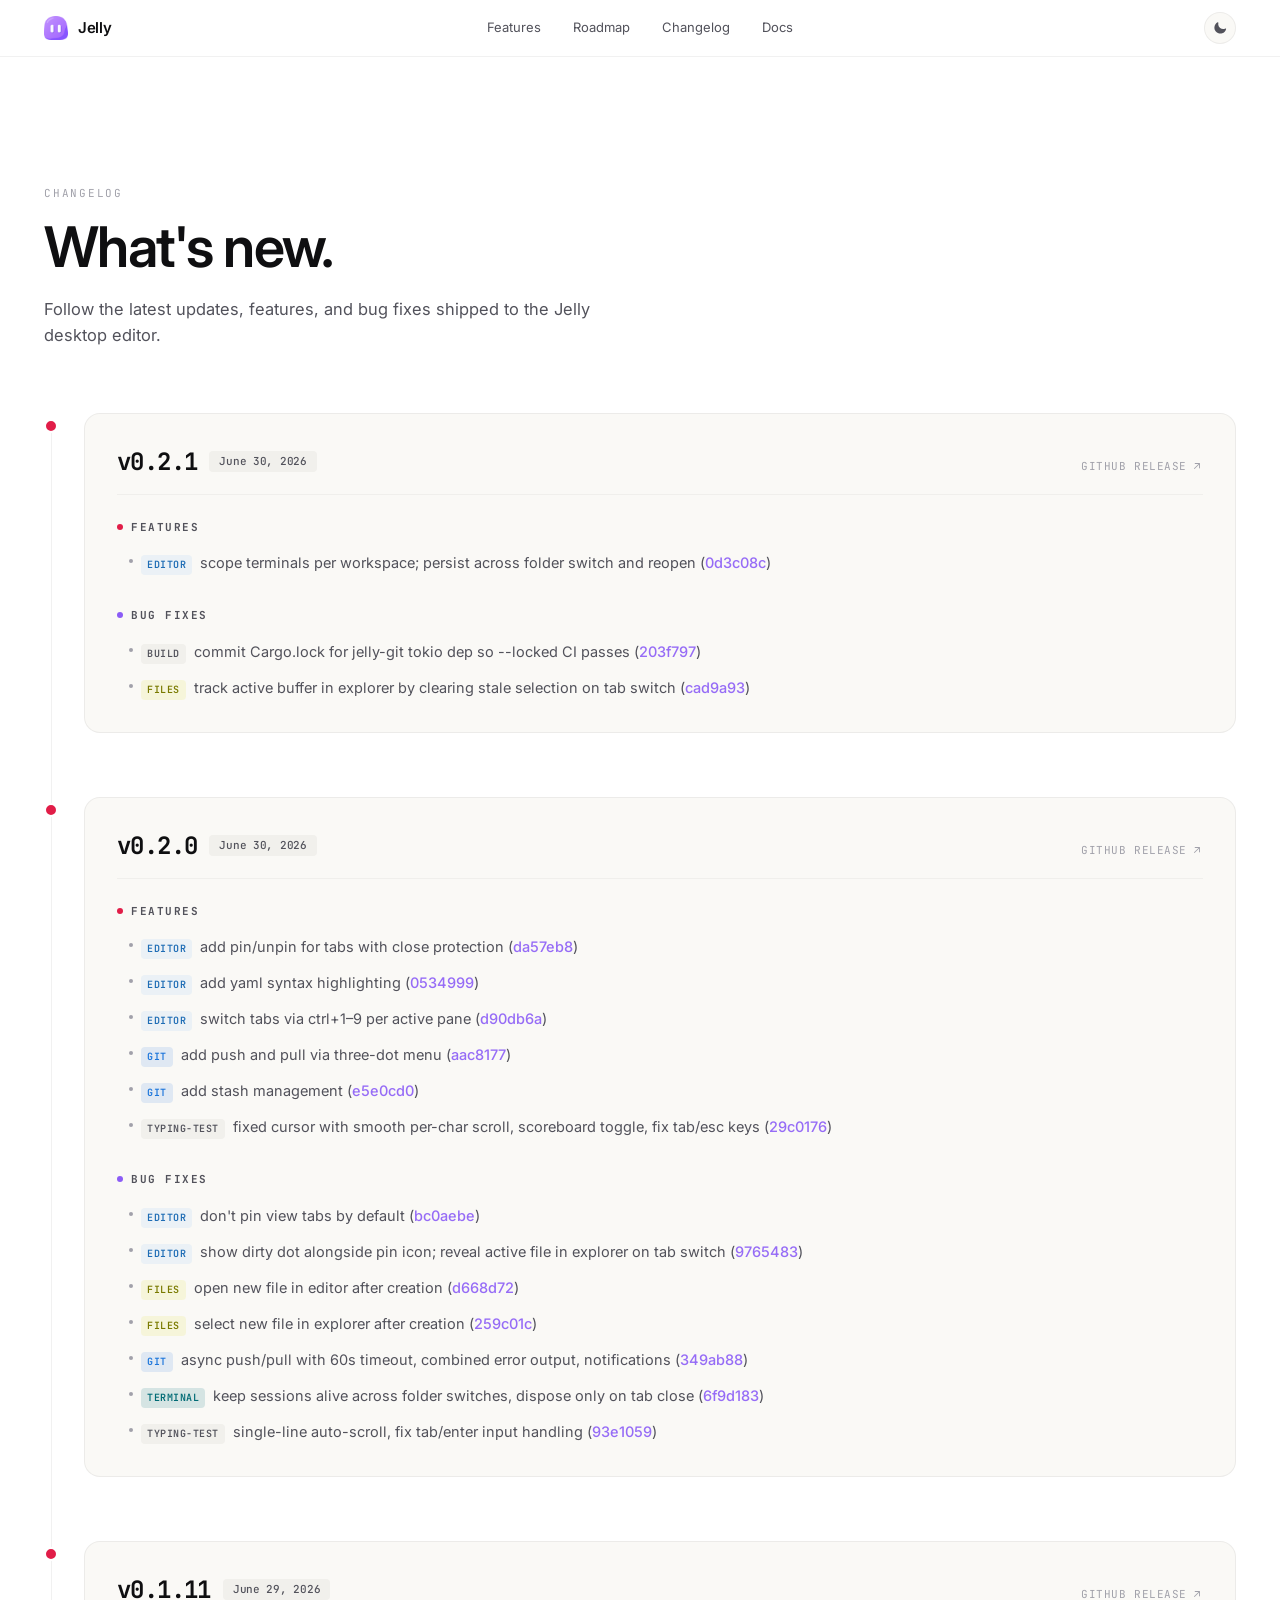
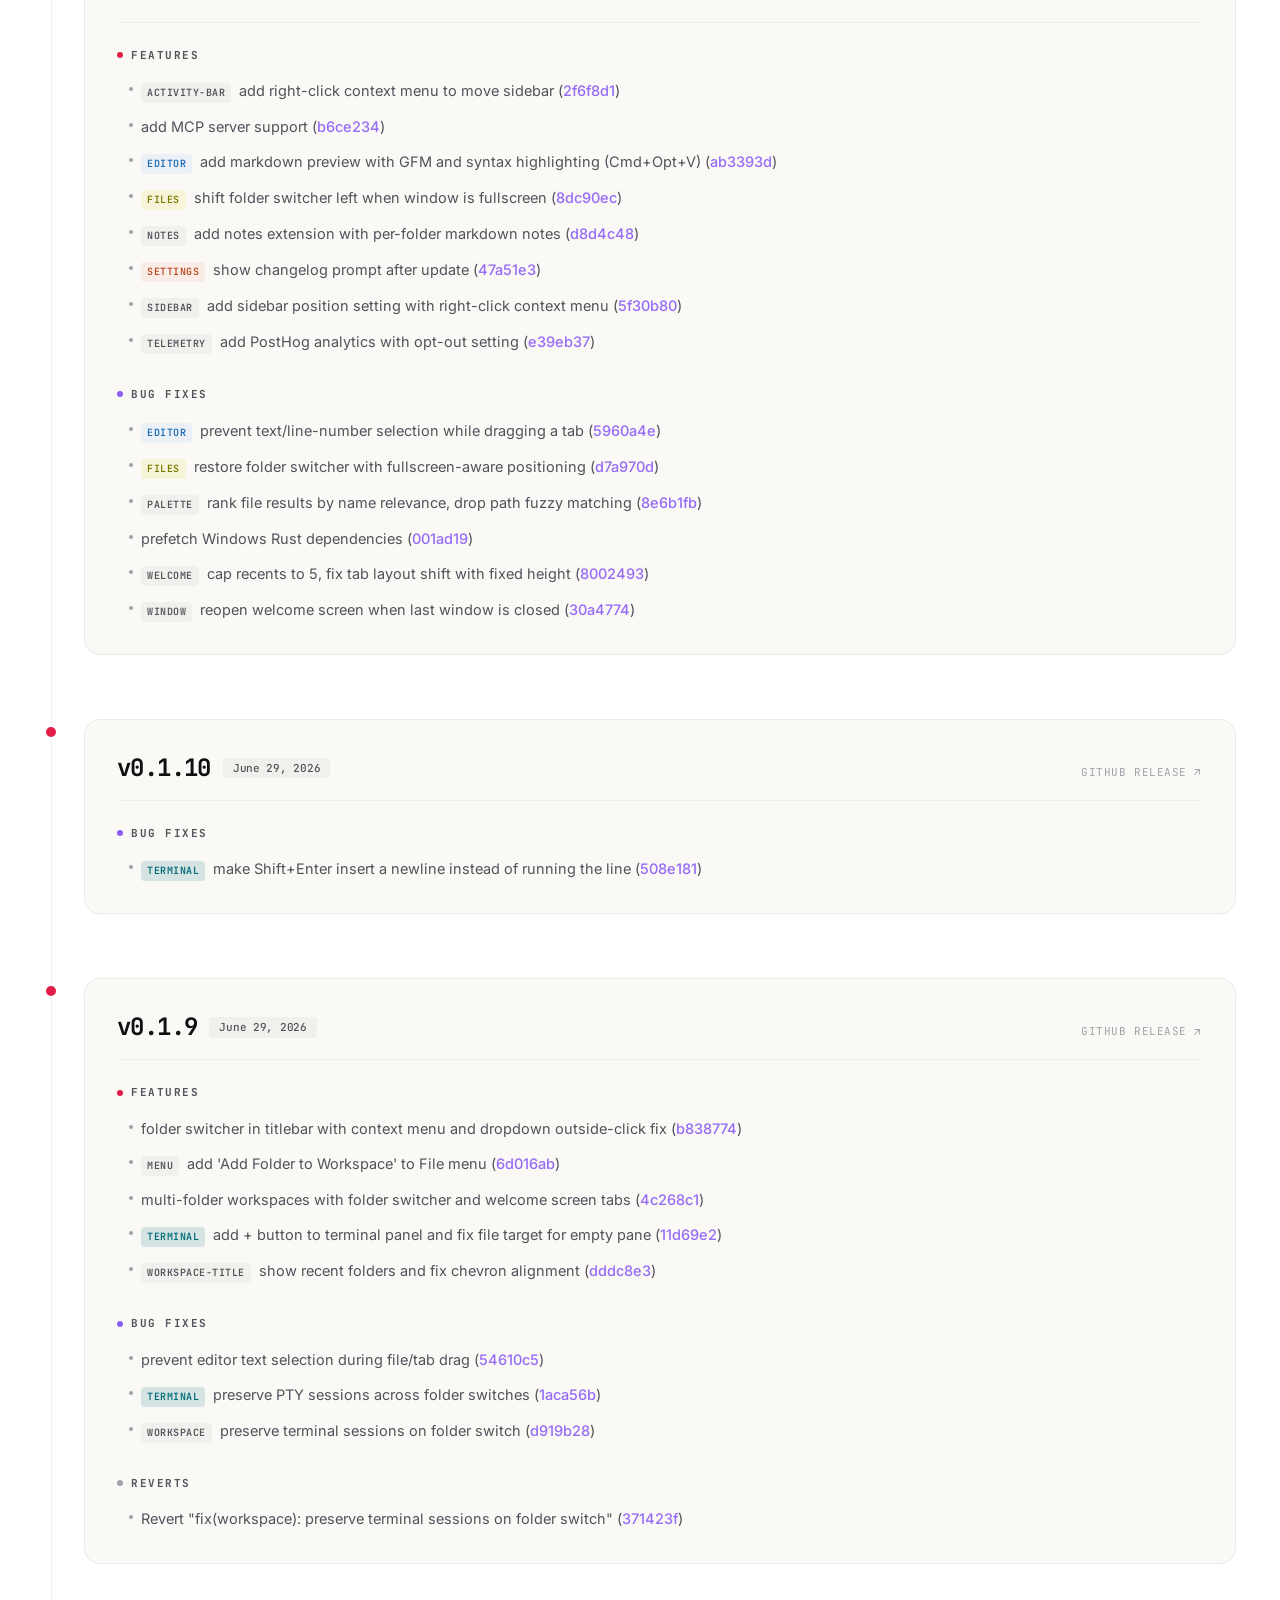
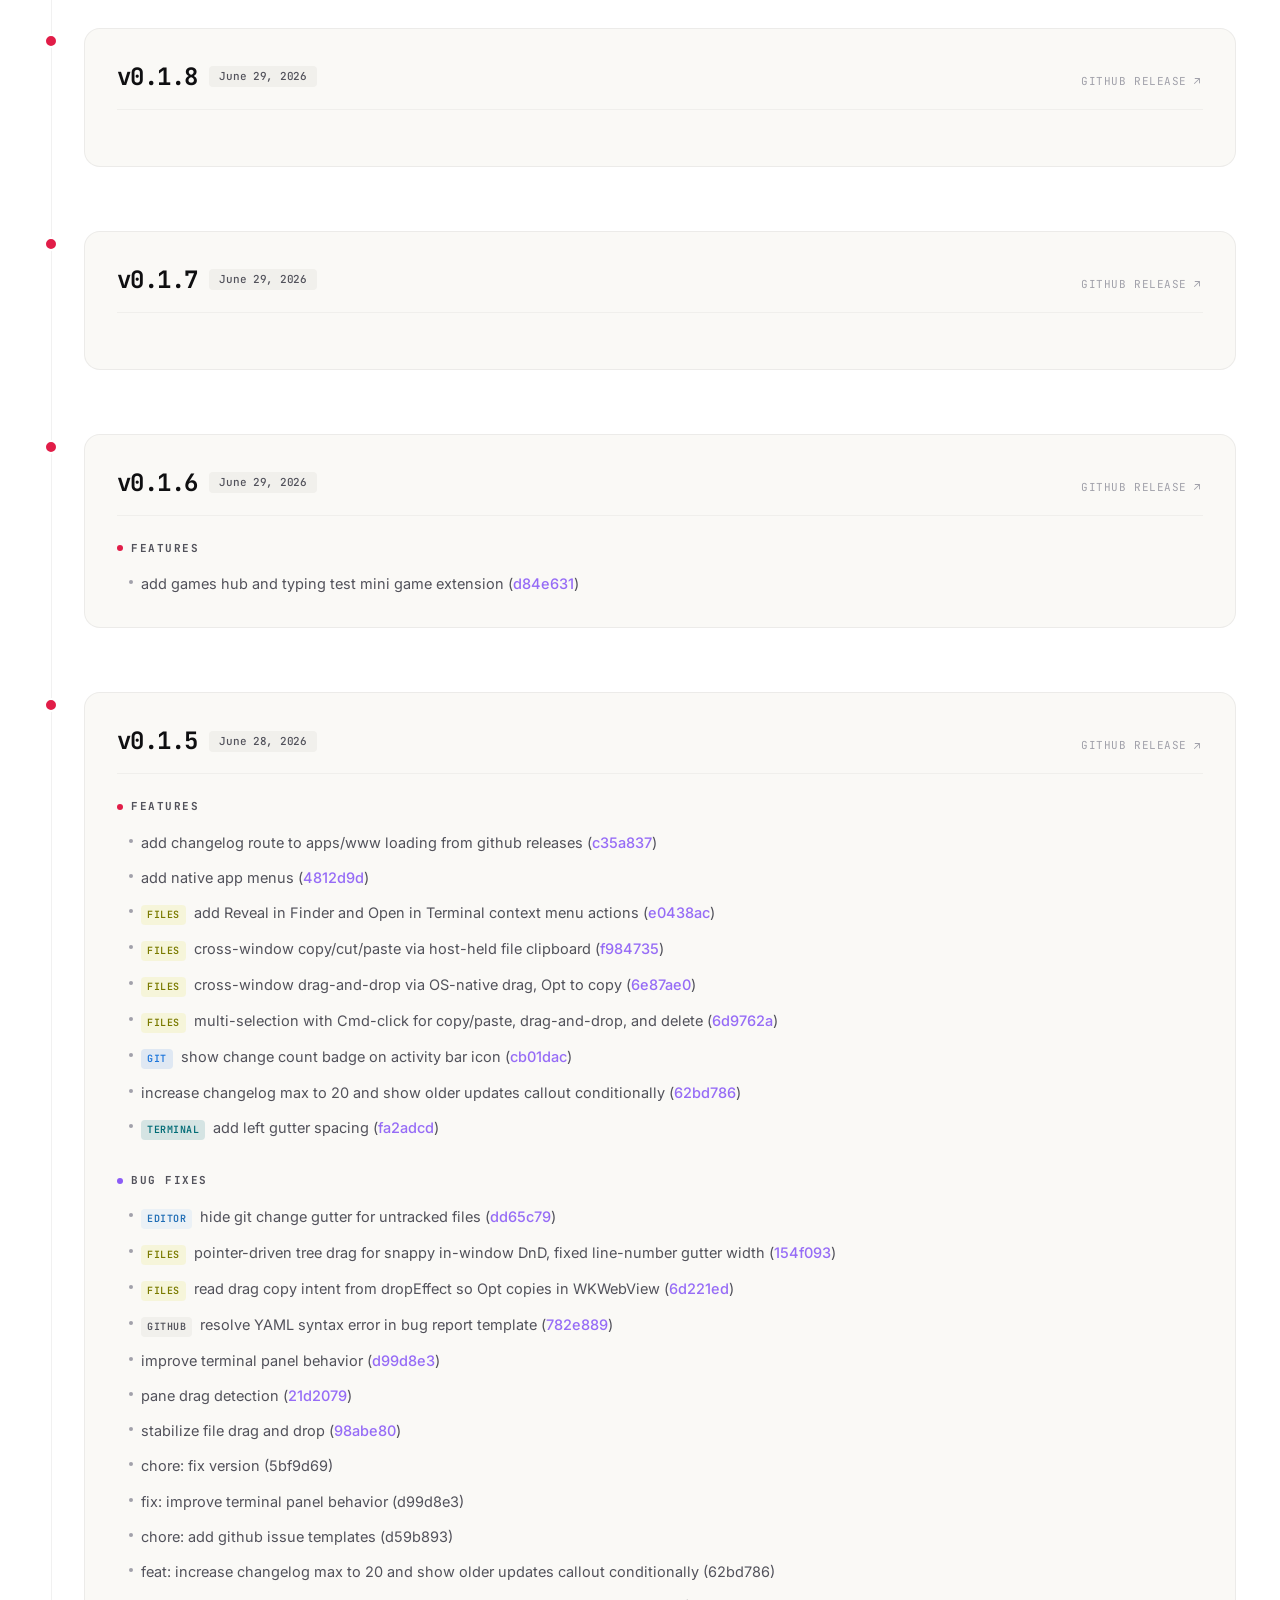
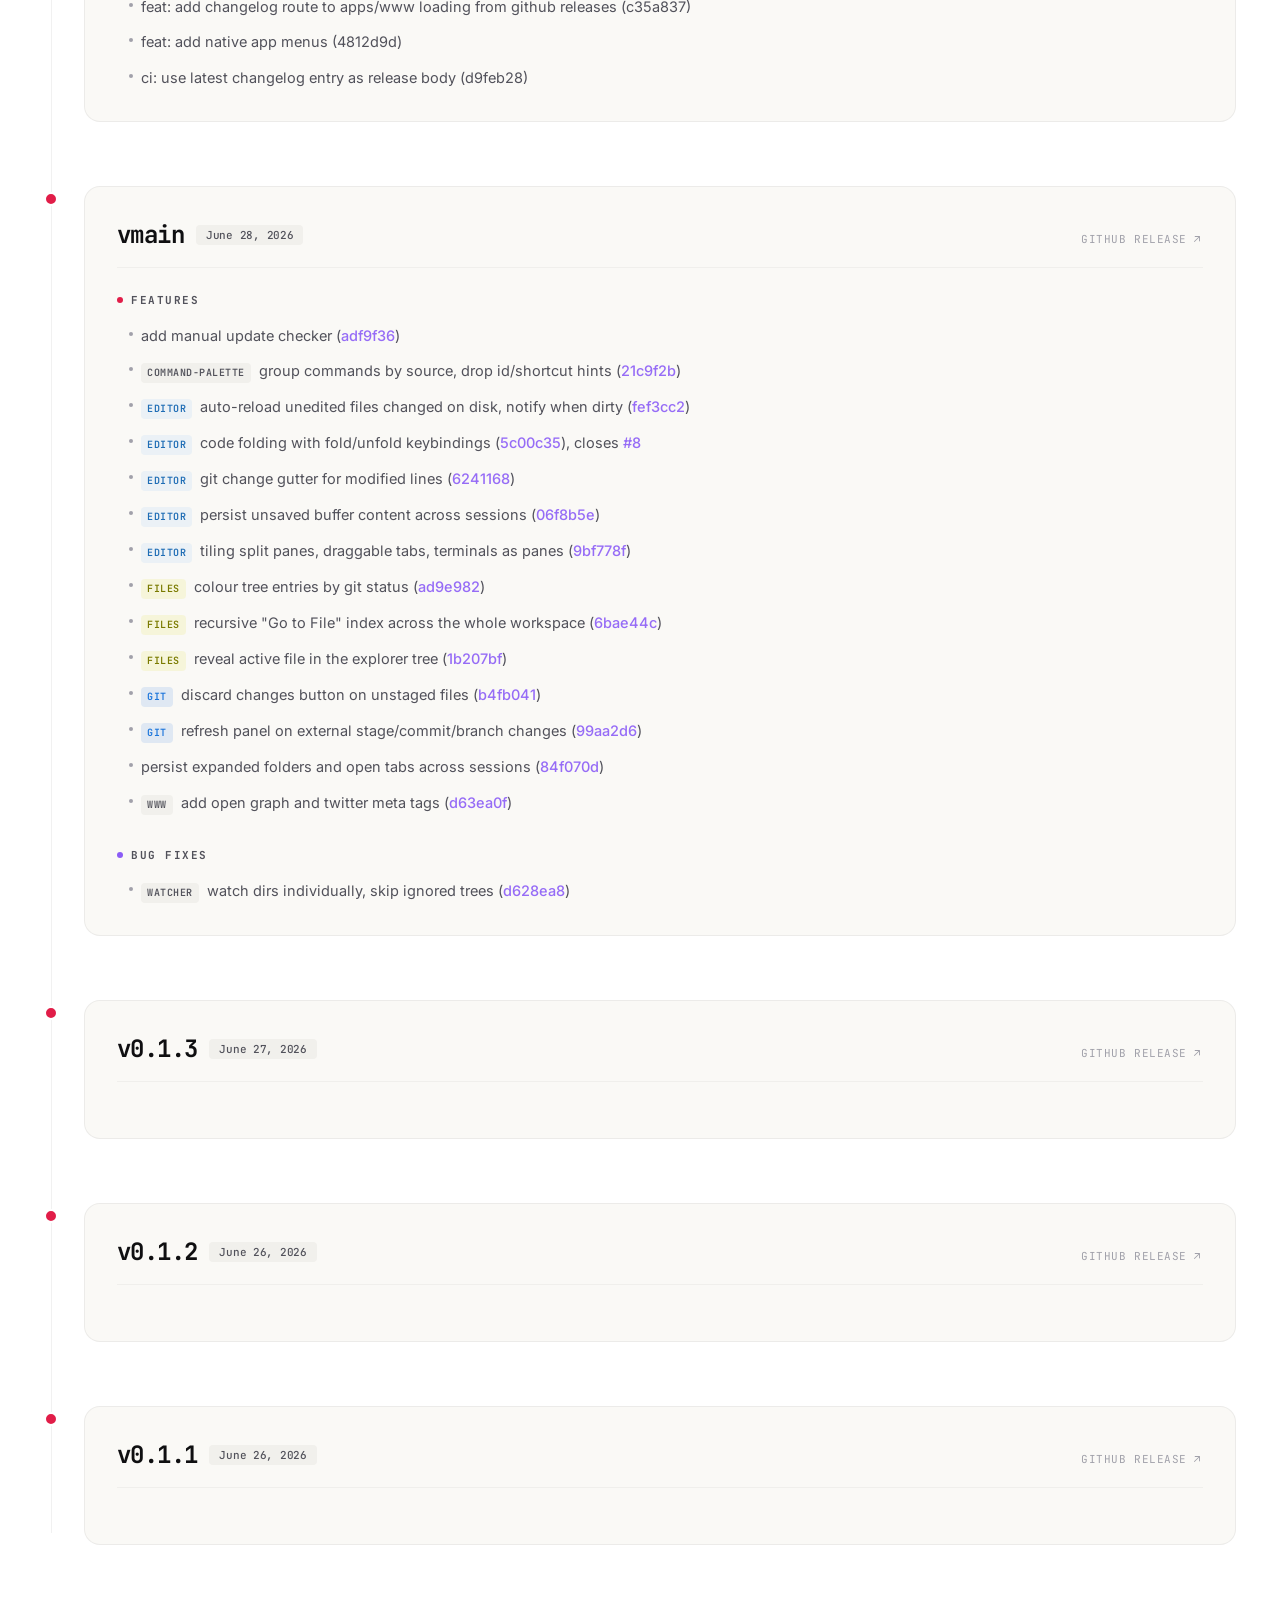
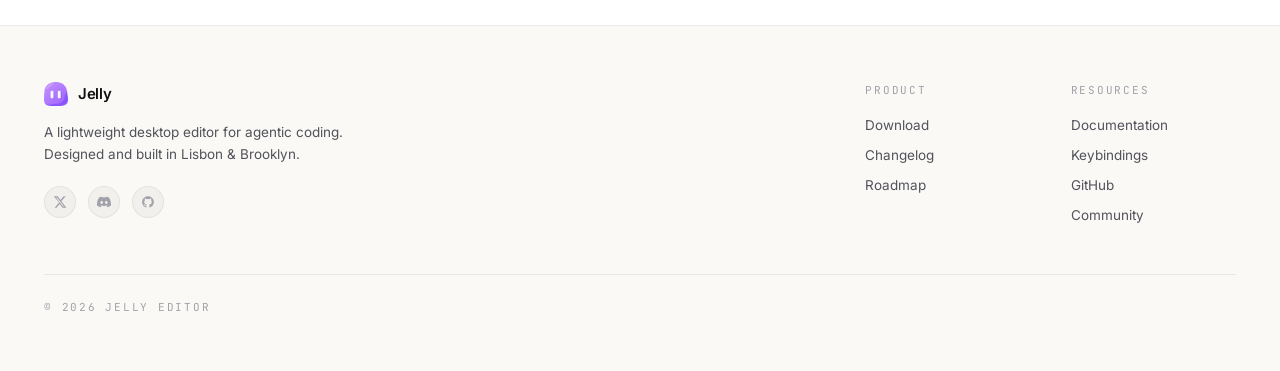
<file: changelog/index.html>
<!DOCTYPE html><html lang="en"><head><meta charset="utf-8"><link rel="icon" type="image/svg+xml" href="/favicon.svg"><link rel="icon" href="/favicon.ico"><meta name="viewport" content="width=device-width"><meta name="generator" content="Astro v7.0.3"><title>Changelog — Jelly Editor</title><meta name="description" content="Follow the latest updates, features, and fixes shipped to Jelly."><meta property="og:title" content="Changelog — Jelly Editor"><meta property="og:description" content="Follow the latest updates, features, and fixes shipped to Jelly."><meta property="og:type" content="website"><meta property="og:url" content="https://jelly-editor.github.io/changelog"><meta property="og:image" content="https://jelly-editor.github.io/open-graph.png"><meta name="twitter:card" content="summary_large_image"><meta name="twitter:title" content="Changelog — Jelly Editor"><meta name="twitter:description" content="Follow the latest updates, features, and fixes shipped to Jelly."><meta name="twitter:image" content="https://jelly-editor.github.io/open-graph.png"><link rel="stylesheet" href="/_astro/global.BlU_-rjJ.css"></head><body class="bg-background text-ink selection:bg-jelly-cream/80"><div class="min-h-screen bg-background text-ink"><!-- Blocking theme init — runs before paint to prevent flash --><script>
  (function () {
    const stored = localStorage.getItem("theme");
    const prefersDark = window.matchMedia("(prefers-color-scheme: dark)").matches;
    const root = document.documentElement;
    if (stored === "dark" || (!stored && prefersDark)) {
      root.classList.add("dark");
      root.classList.remove("light");
    } else {
      root.classList.add("light");
      root.classList.remove("dark");
    }
  })();
</script><header class="sticky top-0 z-40 border-b border-rule/70 bg-background/85 backdrop-blur-md"><div class="mx-auto grid h-14 max-w-[1240px] grid-cols-[1fr_auto_1fr] items-center px-6"><a href="/" class="flex items-center gap-2.5"><img src="/jelly.png" alt="Jelly Logo" class="h-6 w-6 object-contain"><span class="text-[15px] font-semibold tracking-tight">Jelly</span></a><nav class="hidden items-center gap-8 text-[13px] text-ink-muted md:flex"><a href="#features" class="transition-colors hover:text-ink">Features</a><a href="/roadmap" class="transition-colors hover:text-ink">Roadmap</a><a href="/changelog" class="transition-colors hover:text-ink">Changelog</a><a href="/docs" class="transition-colors hover:text-ink">Docs</a></nav><div class="flex items-center justify-end"><button id="theme-toggle" type="button" aria-label="Toggle dark mode" class="flex h-8 w-8 items-center justify-center rounded-full border border-rule/70 bg-surface text-ink-muted transition-colors hover:bg-surface-2 hover:text-ink"><!-- Sun (shown in dark mode) --><svg id="theme-icon-sun" xmlns="http://www.w3.org/2000/svg" viewBox="0 0 20 20" fill="currentColor" class="hidden h-3.5 w-3.5" aria-hidden="true"><path d="M10 2a.75.75 0 01.75.75v1.5a.75.75 0 01-1.5 0v-1.5A.75.75 0 0110 2zM10 15a.75.75 0 01.75.75v1.5a.75.75 0 01-1.5 0v-1.5A.75.75 0 0110 15zM10 7a3 3 0 100 6 3 3 0 000-6zM15.657 5.404a.75.75 0 10-1.06-1.06l-1.061 1.06a.75.75 0 001.06 1.061l1.06-1.06zM6.464 14.596a.75.75 0 10-1.06-1.06l-1.06 1.06a.75.75 0 001.06 1.06l1.06-1.061zM18 10a.75.75 0 01-.75.75h-1.5a.75.75 0 010-1.5h1.5A.75.75 0 0118 10zM5 10a.75.75 0 01-.75.75h-1.5a.75.75 0 010-1.5h1.5A.75.75 0 015 10zM14.596 15.657a.75.75 0 001.06-1.06l-1.06-1.061a.75.75 0 10-1.061 1.06l1.06 1.06zM5.404 6.464a.75.75 0 001.06-1.06L5.404 4.343a.75.75 0 00-1.06 1.06l1.06 1.061z"></path></svg><!-- Moon (shown in light mode) --><svg id="theme-icon-moon" xmlns="http://www.w3.org/2000/svg" viewBox="0 0 20 20" fill="currentColor" class="h-3.5 w-3.5" aria-hidden="true"><path fill-rule="evenodd" d="M7.455 2.004a.75.75 0 01.26.77 7 7 0 009.958 7.967.75.75 0 011.067.853A8.5 8.5 0 116.647 1.921a.75.75 0 01.808.083z" clip-rule="evenodd"></path></svg></button></div></div></header><script type="module">function e(){let e=document.documentElement.classList.contains(`dark`);document.getElementById(`theme-icon-sun`)?.classList.toggle(`hidden`,!e),document.getElementById(`theme-icon-moon`)?.classList.toggle(`hidden`,e)}document.getElementById(`theme-toggle`)?.addEventListener(`click`,()=>{let t=document.documentElement;t.classList.contains(`dark`)?(t.classList.remove(`dark`),t.classList.add(`light`),localStorage.setItem(`theme`,`light`)):(t.classList.add(`dark`),t.classList.remove(`light`),localStorage.setItem(`theme`,`dark`)),e()}),e();</script><script type="module">document.addEventListener(`click`,e=>{let t=e.target.closest(`a[href^='#']`);if(!t)return;let n=t.getAttribute(`href`).slice(1);if(!n)return;let r=document.getElementById(n);r&&(e.preventDefault(),r.scrollIntoView({behavior:`smooth`,block:`start`}),history.replaceState(null,``,location.pathname+location.search))});</script><main><!-- Page header --><section class="mx-auto max-w-[1240px] px-6 pt-24 pb-16 md:pt-32"><div class="max-w-2xl"><p class="mb-4 font-mono text-[11px] uppercase tracking-[0.16em] text-ink-faint">Changelog</p><h1 class="text-balance text-[44px] font-semibold leading-[1.04] tracking-[-0.03em] text-ink md:text-[56px]">What's new.</h1><p class="mt-5 max-w-xl text-[16.5px] leading-[1.6] text-ink-muted">Follow the latest updates, features, and bug fixes shipped to the Jelly desktop editor.</p></div></section><!-- Changelog entries timeline --><section class="mx-auto max-w-[1240px] px-6 pb-20"><div class="relative"><!-- Vertical spine (desktop only) --><div class="absolute left-[7px] top-3 bottom-3 hidden w-px bg-rule/70 md:block" aria-hidden="true"></div><ol class="space-y-16"><li class="relative md:pl-10"><!-- Dot on timeline spine --><div class="absolute left-0 top-[6px] hidden h-3.5 w-3.5 items-center justify-center rounded-full border-2 border-background bg-jelly-magenta md:flex" aria-hidden="true"></div><div class="group rounded-2xl border border-rule/70 bg-surface p-7 md:p-8"><!-- Version / Date info --><div class="mb-6 flex flex-wrap items-baseline justify-between gap-4 border-b border-rule/50 pb-4"><div class="flex items-center gap-3"><h2 class="font-mono text-2xl font-bold tracking-tight text-ink">v0.2.1</h2><span class="rounded bg-surface-2 px-2.5 py-0.5 font-mono text-[11px] font-medium tracking-tight text-ink-muted">June 30, 2026</span></div><a href="https://github.com/jelly-editor/jelly-editor/releases/tag/v0.2.1" target="_blank" rel="noopener noreferrer" class="inline-flex items-center gap-1 font-mono text-[11px] uppercase tracking-wider text-ink-faint hover:text-ink transition-colors">GitHub Release<svg xmlns="http://www.w3.org/2000/svg" viewBox="0 0 20 20" fill="currentColor" class="h-3 w-3" aria-hidden="true"><path fill-rule="evenodd" d="M5.22 14.78a.75.75 0 001.06 0l7.22-7.22v5.69a.75.75 0 001.5 0v-7.5a.75.75 0 00-.75-.75h-7.5a.75.75 0 000 1.5h5.69l-7.22 7.22a.75.75 0 000 1.06z" clip-rule="evenodd"></path></svg></a></div><!-- Sections (Categories like Features, Bug Fixes) --><div class="space-y-8"><div><div class="mb-4 flex items-center gap-2"><span class="h-1.5 w-1.5 rounded-full bg-jelly-magenta"></span><h3 class="font-mono text-[11px] uppercase tracking-[0.14em] text-ink-muted font-bold">Features</h3></div><ul class="space-y-3 pl-3"><li class="flex items-start gap-2 text-[14.5px] leading-[1.6] text-ink-muted"><span class="mt-2 h-1 w-1 shrink-0 rounded-full bg-ink-faint"></span><span class="flex-1"><span class="mr-2 inline-flex rounded px-1.5 py-0.5 font-mono text-[10px] font-semibold uppercase tracking-wider bg-[#c5def5]/30 text-[#1f6db5]">editor</span><span>scope terminals per workspace; persist across folder switch and reopen (<a href="https://github.com/jelly-editor/jelly-editor/commit/0d3c08cfaf85a53944a8e58e79035570e84706f0" target="_blank" rel="noopener noreferrer" class="text-jelly-violet/90 hover:text-jelly-violet hover:underline transition-colors font-medium">0d3c08c</a>)</span></span></li></ul></div><div><div class="mb-4 flex items-center gap-2"><span class="h-1.5 w-1.5 rounded-full bg-jelly-violet"></span><h3 class="font-mono text-[11px] uppercase tracking-[0.14em] text-ink-muted font-bold">Bug Fixes</h3></div><ul class="space-y-3 pl-3"><li class="flex items-start gap-2 text-[14.5px] leading-[1.6] text-ink-muted"><span class="mt-2 h-1 w-1 shrink-0 rounded-full bg-ink-faint"></span><span class="flex-1"><span class="mr-2 inline-flex rounded px-1.5 py-0.5 font-mono text-[10px] font-semibold uppercase tracking-wider bg-surface-2 text-ink-muted">build</span><span>commit Cargo.lock for jelly-git tokio dep so --locked CI passes (<a href="https://github.com/jelly-editor/jelly-editor/commit/203f7977108268c905a08ceb4b2d19815775ac4e" target="_blank" rel="noopener noreferrer" class="text-jelly-violet/90 hover:text-jelly-violet hover:underline transition-colors font-medium">203f797</a>)</span></span></li><li class="flex items-start gap-2 text-[14.5px] leading-[1.6] text-ink-muted"><span class="mt-2 h-1 w-1 shrink-0 rounded-full bg-ink-faint"></span><span class="flex-1"><span class="mr-2 inline-flex rounded px-1.5 py-0.5 font-mono text-[10px] font-semibold uppercase tracking-wider bg-[#e4e669]/20 text-[#7a7a00]">files</span><span>track active buffer in explorer by clearing stale selection on tab switch (<a href="https://github.com/jelly-editor/jelly-editor/commit/cad9a938c0fd9ce34d20aca385b60a45887399ff" target="_blank" rel="noopener noreferrer" class="text-jelly-violet/90 hover:text-jelly-violet hover:underline transition-colors font-medium">cad9a93</a>)</span></span></li></ul></div></div></div></li><li class="relative md:pl-10"><!-- Dot on timeline spine --><div class="absolute left-0 top-[6px] hidden h-3.5 w-3.5 items-center justify-center rounded-full border-2 border-background bg-jelly-magenta md:flex" aria-hidden="true"></div><div class="group rounded-2xl border border-rule/70 bg-surface p-7 md:p-8"><!-- Version / Date info --><div class="mb-6 flex flex-wrap items-baseline justify-between gap-4 border-b border-rule/50 pb-4"><div class="flex items-center gap-3"><h2 class="font-mono text-2xl font-bold tracking-tight text-ink">v0.2.0</h2><span class="rounded bg-surface-2 px-2.5 py-0.5 font-mono text-[11px] font-medium tracking-tight text-ink-muted">June 30, 2026</span></div><a href="https://github.com/jelly-editor/jelly-editor/releases/tag/v0.2.0" target="_blank" rel="noopener noreferrer" class="inline-flex items-center gap-1 font-mono text-[11px] uppercase tracking-wider text-ink-faint hover:text-ink transition-colors">GitHub Release<svg xmlns="http://www.w3.org/2000/svg" viewBox="0 0 20 20" fill="currentColor" class="h-3 w-3" aria-hidden="true"><path fill-rule="evenodd" d="M5.22 14.78a.75.75 0 001.06 0l7.22-7.22v5.69a.75.75 0 001.5 0v-7.5a.75.75 0 00-.75-.75h-7.5a.75.75 0 000 1.5h5.69l-7.22 7.22a.75.75 0 000 1.06z" clip-rule="evenodd"></path></svg></a></div><!-- Sections (Categories like Features, Bug Fixes) --><div class="space-y-8"><div><div class="mb-4 flex items-center gap-2"><span class="h-1.5 w-1.5 rounded-full bg-jelly-magenta"></span><h3 class="font-mono text-[11px] uppercase tracking-[0.14em] text-ink-muted font-bold">Features</h3></div><ul class="space-y-3 pl-3"><li class="flex items-start gap-2 text-[14.5px] leading-[1.6] text-ink-muted"><span class="mt-2 h-1 w-1 shrink-0 rounded-full bg-ink-faint"></span><span class="flex-1"><span class="mr-2 inline-flex rounded px-1.5 py-0.5 font-mono text-[10px] font-semibold uppercase tracking-wider bg-[#c5def5]/30 text-[#1f6db5]">editor</span><span>add pin/unpin for tabs with close protection (<a href="https://github.com/jelly-editor/jelly-editor/commit/da57eb8e4e97447eef695827638ac3b40ffc7543" target="_blank" rel="noopener noreferrer" class="text-jelly-violet/90 hover:text-jelly-violet hover:underline transition-colors font-medium">da57eb8</a>)</span></span></li><li class="flex items-start gap-2 text-[14.5px] leading-[1.6] text-ink-muted"><span class="mt-2 h-1 w-1 shrink-0 rounded-full bg-ink-faint"></span><span class="flex-1"><span class="mr-2 inline-flex rounded px-1.5 py-0.5 font-mono text-[10px] font-semibold uppercase tracking-wider bg-[#c5def5]/30 text-[#1f6db5]">editor</span><span>add yaml syntax highlighting (<a href="https://github.com/jelly-editor/jelly-editor/commit/0534999361f29ddc430ce4bfe35799f128ee923d" target="_blank" rel="noopener noreferrer" class="text-jelly-violet/90 hover:text-jelly-violet hover:underline transition-colors font-medium">0534999</a>)</span></span></li><li class="flex items-start gap-2 text-[14.5px] leading-[1.6] text-ink-muted"><span class="mt-2 h-1 w-1 shrink-0 rounded-full bg-ink-faint"></span><span class="flex-1"><span class="mr-2 inline-flex rounded px-1.5 py-0.5 font-mono text-[10px] font-semibold uppercase tracking-wider bg-[#c5def5]/30 text-[#1f6db5]">editor</span><span>switch tabs via ctrl+1–9 per active pane (<a href="https://github.com/jelly-editor/jelly-editor/commit/d90db6a7316c9beb03d0efc842d9178cab084872" target="_blank" rel="noopener noreferrer" class="text-jelly-violet/90 hover:text-jelly-violet hover:underline transition-colors font-medium">d90db6a</a>)</span></span></li><li class="flex items-start gap-2 text-[14.5px] leading-[1.6] text-ink-muted"><span class="mt-2 h-1 w-1 shrink-0 rounded-full bg-ink-faint"></span><span class="flex-1"><span class="mr-2 inline-flex rounded px-1.5 py-0.5 font-mono text-[10px] font-semibold uppercase tracking-wider bg-[#1d76db]/12 text-[#1d76db]">git</span><span>add push and pull via three-dot menu (<a href="https://github.com/jelly-editor/jelly-editor/commit/aac8177c15312287567d20ce07b697a94a5702fb" target="_blank" rel="noopener noreferrer" class="text-jelly-violet/90 hover:text-jelly-violet hover:underline transition-colors font-medium">aac8177</a>)</span></span></li><li class="flex items-start gap-2 text-[14.5px] leading-[1.6] text-ink-muted"><span class="mt-2 h-1 w-1 shrink-0 rounded-full bg-ink-faint"></span><span class="flex-1"><span class="mr-2 inline-flex rounded px-1.5 py-0.5 font-mono text-[10px] font-semibold uppercase tracking-wider bg-[#1d76db]/12 text-[#1d76db]">git</span><span>add stash management (<a href="https://github.com/jelly-editor/jelly-editor/commit/e5e0cd0cd9924c1d08c409fdc28b6a928da1e10c" target="_blank" rel="noopener noreferrer" class="text-jelly-violet/90 hover:text-jelly-violet hover:underline transition-colors font-medium">e5e0cd0</a>)</span></span></li><li class="flex items-start gap-2 text-[14.5px] leading-[1.6] text-ink-muted"><span class="mt-2 h-1 w-1 shrink-0 rounded-full bg-ink-faint"></span><span class="flex-1"><span class="mr-2 inline-flex rounded px-1.5 py-0.5 font-mono text-[10px] font-semibold uppercase tracking-wider bg-surface-2 text-ink-muted">typing-test</span><span>fixed cursor with smooth per-char scroll, scoreboard toggle, fix tab/esc keys (<a href="https://github.com/jelly-editor/jelly-editor/commit/29c01760c25e9a304e92bf82d78abef701dd1945" target="_blank" rel="noopener noreferrer" class="text-jelly-violet/90 hover:text-jelly-violet hover:underline transition-colors font-medium">29c0176</a>)</span></span></li></ul></div><div><div class="mb-4 flex items-center gap-2"><span class="h-1.5 w-1.5 rounded-full bg-jelly-violet"></span><h3 class="font-mono text-[11px] uppercase tracking-[0.14em] text-ink-muted font-bold">Bug Fixes</h3></div><ul class="space-y-3 pl-3"><li class="flex items-start gap-2 text-[14.5px] leading-[1.6] text-ink-muted"><span class="mt-2 h-1 w-1 shrink-0 rounded-full bg-ink-faint"></span><span class="flex-1"><span class="mr-2 inline-flex rounded px-1.5 py-0.5 font-mono text-[10px] font-semibold uppercase tracking-wider bg-[#c5def5]/30 text-[#1f6db5]">editor</span><span>don't pin view tabs by default (<a href="https://github.com/jelly-editor/jelly-editor/commit/bc0aebefb36972f0aca4569a73614f3304082fad" target="_blank" rel="noopener noreferrer" class="text-jelly-violet/90 hover:text-jelly-violet hover:underline transition-colors font-medium">bc0aebe</a>)</span></span></li><li class="flex items-start gap-2 text-[14.5px] leading-[1.6] text-ink-muted"><span class="mt-2 h-1 w-1 shrink-0 rounded-full bg-ink-faint"></span><span class="flex-1"><span class="mr-2 inline-flex rounded px-1.5 py-0.5 font-mono text-[10px] font-semibold uppercase tracking-wider bg-[#c5def5]/30 text-[#1f6db5]">editor</span><span>show dirty dot alongside pin icon; reveal active file in explorer on tab switch (<a href="https://github.com/jelly-editor/jelly-editor/commit/97654832d173874b1e8ab49ce9c0ab1a03f3097c" target="_blank" rel="noopener noreferrer" class="text-jelly-violet/90 hover:text-jelly-violet hover:underline transition-colors font-medium">9765483</a>)</span></span></li><li class="flex items-start gap-2 text-[14.5px] leading-[1.6] text-ink-muted"><span class="mt-2 h-1 w-1 shrink-0 rounded-full bg-ink-faint"></span><span class="flex-1"><span class="mr-2 inline-flex rounded px-1.5 py-0.5 font-mono text-[10px] font-semibold uppercase tracking-wider bg-[#e4e669]/20 text-[#7a7a00]">files</span><span>open new file in editor after creation (<a href="https://github.com/jelly-editor/jelly-editor/commit/d668d724f6f182bd444316176ade26141fc9844a" target="_blank" rel="noopener noreferrer" class="text-jelly-violet/90 hover:text-jelly-violet hover:underline transition-colors font-medium">d668d72</a>)</span></span></li><li class="flex items-start gap-2 text-[14.5px] leading-[1.6] text-ink-muted"><span class="mt-2 h-1 w-1 shrink-0 rounded-full bg-ink-faint"></span><span class="flex-1"><span class="mr-2 inline-flex rounded px-1.5 py-0.5 font-mono text-[10px] font-semibold uppercase tracking-wider bg-[#e4e669]/20 text-[#7a7a00]">files</span><span>select new file in explorer after creation (<a href="https://github.com/jelly-editor/jelly-editor/commit/259c01c8ec37ca86d6fff3e04f1c7e03f280b9b9" target="_blank" rel="noopener noreferrer" class="text-jelly-violet/90 hover:text-jelly-violet hover:underline transition-colors font-medium">259c01c</a>)</span></span></li><li class="flex items-start gap-2 text-[14.5px] leading-[1.6] text-ink-muted"><span class="mt-2 h-1 w-1 shrink-0 rounded-full bg-ink-faint"></span><span class="flex-1"><span class="mr-2 inline-flex rounded px-1.5 py-0.5 font-mono text-[10px] font-semibold uppercase tracking-wider bg-[#1d76db]/12 text-[#1d76db]">git</span><span>async push/pull with 60s timeout, combined error output, notifications (<a href="https://github.com/jelly-editor/jelly-editor/commit/349ab883e60ea565a0b41188be651de7689ca03e" target="_blank" rel="noopener noreferrer" class="text-jelly-violet/90 hover:text-jelly-violet hover:underline transition-colors font-medium">349ab88</a>)</span></span></li><li class="flex items-start gap-2 text-[14.5px] leading-[1.6] text-ink-muted"><span class="mt-2 h-1 w-1 shrink-0 rounded-full bg-ink-faint"></span><span class="flex-1"><span class="mr-2 inline-flex rounded px-1.5 py-0.5 font-mono text-[10px] font-semibold uppercase tracking-wider bg-[#006b75]/15 text-[#006b75]">terminal</span><span>keep sessions alive across folder switches, dispose only on tab close (<a href="https://github.com/jelly-editor/jelly-editor/commit/6f9d183b72a96599375527aa1c6c28c6709c8174" target="_blank" rel="noopener noreferrer" class="text-jelly-violet/90 hover:text-jelly-violet hover:underline transition-colors font-medium">6f9d183</a>)</span></span></li><li class="flex items-start gap-2 text-[14.5px] leading-[1.6] text-ink-muted"><span class="mt-2 h-1 w-1 shrink-0 rounded-full bg-ink-faint"></span><span class="flex-1"><span class="mr-2 inline-flex rounded px-1.5 py-0.5 font-mono text-[10px] font-semibold uppercase tracking-wider bg-surface-2 text-ink-muted">typing-test</span><span>single-line auto-scroll, fix tab/enter input handling (<a href="https://github.com/jelly-editor/jelly-editor/commit/93e10597844aeeb3cada49ee0f9735076ff77cc3" target="_blank" rel="noopener noreferrer" class="text-jelly-violet/90 hover:text-jelly-violet hover:underline transition-colors font-medium">93e1059</a>)</span></span></li></ul></div></div></div></li><li class="relative md:pl-10"><!-- Dot on timeline spine --><div class="absolute left-0 top-[6px] hidden h-3.5 w-3.5 items-center justify-center rounded-full border-2 border-background bg-jelly-magenta md:flex" aria-hidden="true"></div><div class="group rounded-2xl border border-rule/70 bg-surface p-7 md:p-8"><!-- Version / Date info --><div class="mb-6 flex flex-wrap items-baseline justify-between gap-4 border-b border-rule/50 pb-4"><div class="flex items-center gap-3"><h2 class="font-mono text-2xl font-bold tracking-tight text-ink">v0.1.11</h2><span class="rounded bg-surface-2 px-2.5 py-0.5 font-mono text-[11px] font-medium tracking-tight text-ink-muted">June 29, 2026</span></div><a href="https://github.com/jelly-editor/jelly-editor/releases/tag/v0.1.11" target="_blank" rel="noopener noreferrer" class="inline-flex items-center gap-1 font-mono text-[11px] uppercase tracking-wider text-ink-faint hover:text-ink transition-colors">GitHub Release<svg xmlns="http://www.w3.org/2000/svg" viewBox="0 0 20 20" fill="currentColor" class="h-3 w-3" aria-hidden="true"><path fill-rule="evenodd" d="M5.22 14.78a.75.75 0 001.06 0l7.22-7.22v5.69a.75.75 0 001.5 0v-7.5a.75.75 0 00-.75-.75h-7.5a.75.75 0 000 1.5h5.69l-7.22 7.22a.75.75 0 000 1.06z" clip-rule="evenodd"></path></svg></a></div><!-- Sections (Categories like Features, Bug Fixes) --><div class="space-y-8"><div><div class="mb-4 flex items-center gap-2"><span class="h-1.5 w-1.5 rounded-full bg-jelly-magenta"></span><h3 class="font-mono text-[11px] uppercase tracking-[0.14em] text-ink-muted font-bold">Features</h3></div><ul class="space-y-3 pl-3"><li class="flex items-start gap-2 text-[14.5px] leading-[1.6] text-ink-muted"><span class="mt-2 h-1 w-1 shrink-0 rounded-full bg-ink-faint"></span><span class="flex-1"><span class="mr-2 inline-flex rounded px-1.5 py-0.5 font-mono text-[10px] font-semibold uppercase tracking-wider bg-surface-2 text-ink-muted">activity-bar</span><span>add right-click context menu to move sidebar (<a href="https://github.com/jelly-editor/jelly-editor/commit/2f6f8d16778acc129cfbf153d463769e3e2bb5b1" target="_blank" rel="noopener noreferrer" class="text-jelly-violet/90 hover:text-jelly-violet hover:underline transition-colors font-medium">2f6f8d1</a>)</span></span></li><li class="flex items-start gap-2 text-[14.5px] leading-[1.6] text-ink-muted"><span class="mt-2 h-1 w-1 shrink-0 rounded-full bg-ink-faint"></span><span class="flex-1"><span>add MCP server support (<a href="https://github.com/jelly-editor/jelly-editor/commit/b6ce234e34aa5ce1b441d88f3d396a701577966c" target="_blank" rel="noopener noreferrer" class="text-jelly-violet/90 hover:text-jelly-violet hover:underline transition-colors font-medium">b6ce234</a>)</span></span></li><li class="flex items-start gap-2 text-[14.5px] leading-[1.6] text-ink-muted"><span class="mt-2 h-1 w-1 shrink-0 rounded-full bg-ink-faint"></span><span class="flex-1"><span class="mr-2 inline-flex rounded px-1.5 py-0.5 font-mono text-[10px] font-semibold uppercase tracking-wider bg-[#c5def5]/30 text-[#1f6db5]">editor</span><span>add markdown preview with GFM and syntax highlighting (Cmd+Opt+V) (<a href="https://github.com/jelly-editor/jelly-editor/commit/ab3393d8d8025f369e721e7afb6c8a181960cf02" target="_blank" rel="noopener noreferrer" class="text-jelly-violet/90 hover:text-jelly-violet hover:underline transition-colors font-medium">ab3393d</a>)</span></span></li><li class="flex items-start gap-2 text-[14.5px] leading-[1.6] text-ink-muted"><span class="mt-2 h-1 w-1 shrink-0 rounded-full bg-ink-faint"></span><span class="flex-1"><span class="mr-2 inline-flex rounded px-1.5 py-0.5 font-mono text-[10px] font-semibold uppercase tracking-wider bg-[#e4e669]/20 text-[#7a7a00]">files</span><span>shift folder switcher left when window is fullscreen (<a href="https://github.com/jelly-editor/jelly-editor/commit/8dc90ec8681633ae376d0d5fb2fa20574deae7a8" target="_blank" rel="noopener noreferrer" class="text-jelly-violet/90 hover:text-jelly-violet hover:underline transition-colors font-medium">8dc90ec</a>)</span></span></li><li class="flex items-start gap-2 text-[14.5px] leading-[1.6] text-ink-muted"><span class="mt-2 h-1 w-1 shrink-0 rounded-full bg-ink-faint"></span><span class="flex-1"><span class="mr-2 inline-flex rounded px-1.5 py-0.5 font-mono text-[10px] font-semibold uppercase tracking-wider bg-surface-2 text-ink-muted">notes</span><span>add notes extension with per-folder markdown notes (<a href="https://github.com/jelly-editor/jelly-editor/commit/d8d4c487151c497e58d18ecd7a1b94744e8c6a70" target="_blank" rel="noopener noreferrer" class="text-jelly-violet/90 hover:text-jelly-violet hover:underline transition-colors font-medium">d8d4c48</a>)</span></span></li><li class="flex items-start gap-2 text-[14.5px] leading-[1.6] text-ink-muted"><span class="mt-2 h-1 w-1 shrink-0 rounded-full bg-ink-faint"></span><span class="flex-1"><span class="mr-2 inline-flex rounded px-1.5 py-0.5 font-mono text-[10px] font-semibold uppercase tracking-wider bg-[#f9d0c4]/30 text-[#b94c27]">settings</span><span>show changelog prompt after update (<a href="https://github.com/jelly-editor/jelly-editor/commit/47a51e36e16fa53c9e3e8b3c5d2994dd8765028a" target="_blank" rel="noopener noreferrer" class="text-jelly-violet/90 hover:text-jelly-violet hover:underline transition-colors font-medium">47a51e3</a>)</span></span></li><li class="flex items-start gap-2 text-[14.5px] leading-[1.6] text-ink-muted"><span class="mt-2 h-1 w-1 shrink-0 rounded-full bg-ink-faint"></span><span class="flex-1"><span class="mr-2 inline-flex rounded px-1.5 py-0.5 font-mono text-[10px] font-semibold uppercase tracking-wider bg-surface-2 text-ink-muted">sidebar</span><span>add sidebar position setting with right-click context menu (<a href="https://github.com/jelly-editor/jelly-editor/commit/5f30b80ff21269de07890db076205217abdd0934" target="_blank" rel="noopener noreferrer" class="text-jelly-violet/90 hover:text-jelly-violet hover:underline transition-colors font-medium">5f30b80</a>)</span></span></li><li class="flex items-start gap-2 text-[14.5px] leading-[1.6] text-ink-muted"><span class="mt-2 h-1 w-1 shrink-0 rounded-full bg-ink-faint"></span><span class="flex-1"><span class="mr-2 inline-flex rounded px-1.5 py-0.5 font-mono text-[10px] font-semibold uppercase tracking-wider bg-surface-2 text-ink-muted">telemetry</span><span>add PostHog analytics with opt-out setting (<a href="https://github.com/jelly-editor/jelly-editor/commit/e39eb3779844a69e381fc6adfdeab9ffa00d477b" target="_blank" rel="noopener noreferrer" class="text-jelly-violet/90 hover:text-jelly-violet hover:underline transition-colors font-medium">e39eb37</a>)</span></span></li></ul></div><div><div class="mb-4 flex items-center gap-2"><span class="h-1.5 w-1.5 rounded-full bg-jelly-violet"></span><h3 class="font-mono text-[11px] uppercase tracking-[0.14em] text-ink-muted font-bold">Bug Fixes</h3></div><ul class="space-y-3 pl-3"><li class="flex items-start gap-2 text-[14.5px] leading-[1.6] text-ink-muted"><span class="mt-2 h-1 w-1 shrink-0 rounded-full bg-ink-faint"></span><span class="flex-1"><span class="mr-2 inline-flex rounded px-1.5 py-0.5 font-mono text-[10px] font-semibold uppercase tracking-wider bg-[#c5def5]/30 text-[#1f6db5]">editor</span><span>prevent text/line-number selection while dragging a tab (<a href="https://github.com/jelly-editor/jelly-editor/commit/5960a4eb5b95d18ee8fb69dd941bffe97791fd75" target="_blank" rel="noopener noreferrer" class="text-jelly-violet/90 hover:text-jelly-violet hover:underline transition-colors font-medium">5960a4e</a>)</span></span></li><li class="flex items-start gap-2 text-[14.5px] leading-[1.6] text-ink-muted"><span class="mt-2 h-1 w-1 shrink-0 rounded-full bg-ink-faint"></span><span class="flex-1"><span class="mr-2 inline-flex rounded px-1.5 py-0.5 font-mono text-[10px] font-semibold uppercase tracking-wider bg-[#e4e669]/20 text-[#7a7a00]">files</span><span>restore folder switcher with fullscreen-aware positioning (<a href="https://github.com/jelly-editor/jelly-editor/commit/d7a970d98c782fee1df301c5c035909bca8a78af" target="_blank" rel="noopener noreferrer" class="text-jelly-violet/90 hover:text-jelly-violet hover:underline transition-colors font-medium">d7a970d</a>)</span></span></li><li class="flex items-start gap-2 text-[14.5px] leading-[1.6] text-ink-muted"><span class="mt-2 h-1 w-1 shrink-0 rounded-full bg-ink-faint"></span><span class="flex-1"><span class="mr-2 inline-flex rounded px-1.5 py-0.5 font-mono text-[10px] font-semibold uppercase tracking-wider bg-surface-2 text-ink-muted">palette</span><span>rank file results by name relevance, drop path fuzzy matching (<a href="https://github.com/jelly-editor/jelly-editor/commit/8e6b1fb6777a0ee1868b330ae381df808d966550" target="_blank" rel="noopener noreferrer" class="text-jelly-violet/90 hover:text-jelly-violet hover:underline transition-colors font-medium">8e6b1fb</a>)</span></span></li><li class="flex items-start gap-2 text-[14.5px] leading-[1.6] text-ink-muted"><span class="mt-2 h-1 w-1 shrink-0 rounded-full bg-ink-faint"></span><span class="flex-1"><span>prefetch Windows Rust dependencies (<a href="https://github.com/jelly-editor/jelly-editor/commit/001ad1929259e4a408160dce2cf5aeb0c515ec89" target="_blank" rel="noopener noreferrer" class="text-jelly-violet/90 hover:text-jelly-violet hover:underline transition-colors font-medium">001ad19</a>)</span></span></li><li class="flex items-start gap-2 text-[14.5px] leading-[1.6] text-ink-muted"><span class="mt-2 h-1 w-1 shrink-0 rounded-full bg-ink-faint"></span><span class="flex-1"><span class="mr-2 inline-flex rounded px-1.5 py-0.5 font-mono text-[10px] font-semibold uppercase tracking-wider bg-surface-2 text-ink-muted">welcome</span><span>cap recents to 5, fix tab layout shift with fixed height (<a href="https://github.com/jelly-editor/jelly-editor/commit/800249358b25dc89c52a948a7632a33e05dcb563" target="_blank" rel="noopener noreferrer" class="text-jelly-violet/90 hover:text-jelly-violet hover:underline transition-colors font-medium">8002493</a>)</span></span></li><li class="flex items-start gap-2 text-[14.5px] leading-[1.6] text-ink-muted"><span class="mt-2 h-1 w-1 shrink-0 rounded-full bg-ink-faint"></span><span class="flex-1"><span class="mr-2 inline-flex rounded px-1.5 py-0.5 font-mono text-[10px] font-semibold uppercase tracking-wider bg-surface-2 text-ink-muted">window</span><span>reopen welcome screen when last window is closed (<a href="https://github.com/jelly-editor/jelly-editor/commit/30a4774b3882b92807269c15be1e2ddd644659e1" target="_blank" rel="noopener noreferrer" class="text-jelly-violet/90 hover:text-jelly-violet hover:underline transition-colors font-medium">30a4774</a>)</span></span></li></ul></div></div></div></li><li class="relative md:pl-10"><!-- Dot on timeline spine --><div class="absolute left-0 top-[6px] hidden h-3.5 w-3.5 items-center justify-center rounded-full border-2 border-background bg-jelly-magenta md:flex" aria-hidden="true"></div><div class="group rounded-2xl border border-rule/70 bg-surface p-7 md:p-8"><!-- Version / Date info --><div class="mb-6 flex flex-wrap items-baseline justify-between gap-4 border-b border-rule/50 pb-4"><div class="flex items-center gap-3"><h2 class="font-mono text-2xl font-bold tracking-tight text-ink">v0.1.10</h2><span class="rounded bg-surface-2 px-2.5 py-0.5 font-mono text-[11px] font-medium tracking-tight text-ink-muted">June 29, 2026</span></div><a href="https://github.com/jelly-editor/jelly-editor/releases/tag/v0.1.10" target="_blank" rel="noopener noreferrer" class="inline-flex items-center gap-1 font-mono text-[11px] uppercase tracking-wider text-ink-faint hover:text-ink transition-colors">GitHub Release<svg xmlns="http://www.w3.org/2000/svg" viewBox="0 0 20 20" fill="currentColor" class="h-3 w-3" aria-hidden="true"><path fill-rule="evenodd" d="M5.22 14.78a.75.75 0 001.06 0l7.22-7.22v5.69a.75.75 0 001.5 0v-7.5a.75.75 0 00-.75-.75h-7.5a.75.75 0 000 1.5h5.69l-7.22 7.22a.75.75 0 000 1.06z" clip-rule="evenodd"></path></svg></a></div><!-- Sections (Categories like Features, Bug Fixes) --><div class="space-y-8"><div><div class="mb-4 flex items-center gap-2"><span class="h-1.5 w-1.5 rounded-full bg-jelly-violet"></span><h3 class="font-mono text-[11px] uppercase tracking-[0.14em] text-ink-muted font-bold">Bug Fixes</h3></div><ul class="space-y-3 pl-3"><li class="flex items-start gap-2 text-[14.5px] leading-[1.6] text-ink-muted"><span class="mt-2 h-1 w-1 shrink-0 rounded-full bg-ink-faint"></span><span class="flex-1"><span class="mr-2 inline-flex rounded px-1.5 py-0.5 font-mono text-[10px] font-semibold uppercase tracking-wider bg-[#006b75]/15 text-[#006b75]">terminal</span><span>make Shift+Enter insert a newline instead of running the line (<a href="https://github.com/jelly-editor/jelly-editor/commit/508e181c41e0d8250da8b0fd1f0707ecf3736bcb" target="_blank" rel="noopener noreferrer" class="text-jelly-violet/90 hover:text-jelly-violet hover:underline transition-colors font-medium">508e181</a>)</span></span></li></ul></div></div></div></li><li class="relative md:pl-10"><!-- Dot on timeline spine --><div class="absolute left-0 top-[6px] hidden h-3.5 w-3.5 items-center justify-center rounded-full border-2 border-background bg-jelly-magenta md:flex" aria-hidden="true"></div><div class="group rounded-2xl border border-rule/70 bg-surface p-7 md:p-8"><!-- Version / Date info --><div class="mb-6 flex flex-wrap items-baseline justify-between gap-4 border-b border-rule/50 pb-4"><div class="flex items-center gap-3"><h2 class="font-mono text-2xl font-bold tracking-tight text-ink">v0.1.9</h2><span class="rounded bg-surface-2 px-2.5 py-0.5 font-mono text-[11px] font-medium tracking-tight text-ink-muted">June 29, 2026</span></div><a href="https://github.com/jelly-editor/jelly-editor/releases/tag/v0.1.9" target="_blank" rel="noopener noreferrer" class="inline-flex items-center gap-1 font-mono text-[11px] uppercase tracking-wider text-ink-faint hover:text-ink transition-colors">GitHub Release<svg xmlns="http://www.w3.org/2000/svg" viewBox="0 0 20 20" fill="currentColor" class="h-3 w-3" aria-hidden="true"><path fill-rule="evenodd" d="M5.22 14.78a.75.75 0 001.06 0l7.22-7.22v5.69a.75.75 0 001.5 0v-7.5a.75.75 0 00-.75-.75h-7.5a.75.75 0 000 1.5h5.69l-7.22 7.22a.75.75 0 000 1.06z" clip-rule="evenodd"></path></svg></a></div><!-- Sections (Categories like Features, Bug Fixes) --><div class="space-y-8"><div><div class="mb-4 flex items-center gap-2"><span class="h-1.5 w-1.5 rounded-full bg-jelly-magenta"></span><h3 class="font-mono text-[11px] uppercase tracking-[0.14em] text-ink-muted font-bold">Features</h3></div><ul class="space-y-3 pl-3"><li class="flex items-start gap-2 text-[14.5px] leading-[1.6] text-ink-muted"><span class="mt-2 h-1 w-1 shrink-0 rounded-full bg-ink-faint"></span><span class="flex-1"><span>folder switcher in titlebar with context menu and dropdown outside-click fix (<a href="https://github.com/jelly-editor/jelly-editor/commit/b83877459bbdb9c3a9a693d244609555f7808b5f" target="_blank" rel="noopener noreferrer" class="text-jelly-violet/90 hover:text-jelly-violet hover:underline transition-colors font-medium">b838774</a>)</span></span></li><li class="flex items-start gap-2 text-[14.5px] leading-[1.6] text-ink-muted"><span class="mt-2 h-1 w-1 shrink-0 rounded-full bg-ink-faint"></span><span class="flex-1"><span class="mr-2 inline-flex rounded px-1.5 py-0.5 font-mono text-[10px] font-semibold uppercase tracking-wider bg-surface-2 text-ink-muted">menu</span><span>add 'Add Folder to Workspace' to File menu (<a href="https://github.com/jelly-editor/jelly-editor/commit/6d016abf60f52af3381214aa36b86d624c2e306e" target="_blank" rel="noopener noreferrer" class="text-jelly-violet/90 hover:text-jelly-violet hover:underline transition-colors font-medium">6d016ab</a>)</span></span></li><li class="flex items-start gap-2 text-[14.5px] leading-[1.6] text-ink-muted"><span class="mt-2 h-1 w-1 shrink-0 rounded-full bg-ink-faint"></span><span class="flex-1"><span>multi-folder workspaces with folder switcher and welcome screen tabs (<a href="https://github.com/jelly-editor/jelly-editor/commit/4c268c154b36d58df4063baaa55a8d57c9f24ff4" target="_blank" rel="noopener noreferrer" class="text-jelly-violet/90 hover:text-jelly-violet hover:underline transition-colors font-medium">4c268c1</a>)</span></span></li><li class="flex items-start gap-2 text-[14.5px] leading-[1.6] text-ink-muted"><span class="mt-2 h-1 w-1 shrink-0 rounded-full bg-ink-faint"></span><span class="flex-1"><span class="mr-2 inline-flex rounded px-1.5 py-0.5 font-mono text-[10px] font-semibold uppercase tracking-wider bg-[#006b75]/15 text-[#006b75]">terminal</span><span>add + button to terminal panel and fix file target for empty pane (<a href="https://github.com/jelly-editor/jelly-editor/commit/11d69e294fd22a595f612145d443fc0b59f14336" target="_blank" rel="noopener noreferrer" class="text-jelly-violet/90 hover:text-jelly-violet hover:underline transition-colors font-medium">11d69e2</a>)</span></span></li><li class="flex items-start gap-2 text-[14.5px] leading-[1.6] text-ink-muted"><span class="mt-2 h-1 w-1 shrink-0 rounded-full bg-ink-faint"></span><span class="flex-1"><span class="mr-2 inline-flex rounded px-1.5 py-0.5 font-mono text-[10px] font-semibold uppercase tracking-wider bg-surface-2 text-ink-muted">workspace-title</span><span>show recent folders and fix chevron alignment (<a href="https://github.com/jelly-editor/jelly-editor/commit/dddc8e3e916a11e4e7f9c788575272c2ea1791e2" target="_blank" rel="noopener noreferrer" class="text-jelly-violet/90 hover:text-jelly-violet hover:underline transition-colors font-medium">dddc8e3</a>)</span></span></li></ul></div><div><div class="mb-4 flex items-center gap-2"><span class="h-1.5 w-1.5 rounded-full bg-jelly-violet"></span><h3 class="font-mono text-[11px] uppercase tracking-[0.14em] text-ink-muted font-bold">Bug Fixes</h3></div><ul class="space-y-3 pl-3"><li class="flex items-start gap-2 text-[14.5px] leading-[1.6] text-ink-muted"><span class="mt-2 h-1 w-1 shrink-0 rounded-full bg-ink-faint"></span><span class="flex-1"><span>prevent editor text selection during file/tab drag (<a href="https://github.com/jelly-editor/jelly-editor/commit/54610c5094e97907ce84b75edcb57f7f6c5b6b2d" target="_blank" rel="noopener noreferrer" class="text-jelly-violet/90 hover:text-jelly-violet hover:underline transition-colors font-medium">54610c5</a>)</span></span></li><li class="flex items-start gap-2 text-[14.5px] leading-[1.6] text-ink-muted"><span class="mt-2 h-1 w-1 shrink-0 rounded-full bg-ink-faint"></span><span class="flex-1"><span class="mr-2 inline-flex rounded px-1.5 py-0.5 font-mono text-[10px] font-semibold uppercase tracking-wider bg-[#006b75]/15 text-[#006b75]">terminal</span><span>preserve PTY sessions across folder switches (<a href="https://github.com/jelly-editor/jelly-editor/commit/1aca56b639bb36a5c77f7134740734daf8dffb63" target="_blank" rel="noopener noreferrer" class="text-jelly-violet/90 hover:text-jelly-violet hover:underline transition-colors font-medium">1aca56b</a>)</span></span></li><li class="flex items-start gap-2 text-[14.5px] leading-[1.6] text-ink-muted"><span class="mt-2 h-1 w-1 shrink-0 rounded-full bg-ink-faint"></span><span class="flex-1"><span class="mr-2 inline-flex rounded px-1.5 py-0.5 font-mono text-[10px] font-semibold uppercase tracking-wider bg-surface-2 text-ink-muted">workspace</span><span>preserve terminal sessions on folder switch (<a href="https://github.com/jelly-editor/jelly-editor/commit/d919b2829550dc011d66ad526467cd5b6ee2690b" target="_blank" rel="noopener noreferrer" class="text-jelly-violet/90 hover:text-jelly-violet hover:underline transition-colors font-medium">d919b28</a>)</span></span></li></ul></div><div><div class="mb-4 flex items-center gap-2"><span class="h-1.5 w-1.5 rounded-full bg-ink-faint"></span><h3 class="font-mono text-[11px] uppercase tracking-[0.14em] text-ink-muted font-bold">Reverts</h3></div><ul class="space-y-3 pl-3"><li class="flex items-start gap-2 text-[14.5px] leading-[1.6] text-ink-muted"><span class="mt-2 h-1 w-1 shrink-0 rounded-full bg-ink-faint"></span><span class="flex-1"><span>Revert "fix(workspace): preserve terminal sessions on folder switch" (<a href="https://github.com/jelly-editor/jelly-editor/commit/371423fd26cf8a373f4aad83594b08dd91efa12e" target="_blank" rel="noopener noreferrer" class="text-jelly-violet/90 hover:text-jelly-violet hover:underline transition-colors font-medium">371423f</a>)</span></span></li></ul></div></div></div></li><li class="relative md:pl-10"><!-- Dot on timeline spine --><div class="absolute left-0 top-[6px] hidden h-3.5 w-3.5 items-center justify-center rounded-full border-2 border-background bg-jelly-magenta md:flex" aria-hidden="true"></div><div class="group rounded-2xl border border-rule/70 bg-surface p-7 md:p-8"><!-- Version / Date info --><div class="mb-6 flex flex-wrap items-baseline justify-between gap-4 border-b border-rule/50 pb-4"><div class="flex items-center gap-3"><h2 class="font-mono text-2xl font-bold tracking-tight text-ink">v0.1.8</h2><span class="rounded bg-surface-2 px-2.5 py-0.5 font-mono text-[11px] font-medium tracking-tight text-ink-muted">June 29, 2026</span></div><a href="https://github.com/jelly-editor/jelly-editor/releases/tag/v0.1.8" target="_blank" rel="noopener noreferrer" class="inline-flex items-center gap-1 font-mono text-[11px] uppercase tracking-wider text-ink-faint hover:text-ink transition-colors">GitHub Release<svg xmlns="http://www.w3.org/2000/svg" viewBox="0 0 20 20" fill="currentColor" class="h-3 w-3" aria-hidden="true"><path fill-rule="evenodd" d="M5.22 14.78a.75.75 0 001.06 0l7.22-7.22v5.69a.75.75 0 001.5 0v-7.5a.75.75 0 00-.75-.75h-7.5a.75.75 0 000 1.5h5.69l-7.22 7.22a.75.75 0 000 1.06z" clip-rule="evenodd"></path></svg></a></div><!-- Sections (Categories like Features, Bug Fixes) --><div class="space-y-8"></div></div></li><li class="relative md:pl-10"><!-- Dot on timeline spine --><div class="absolute left-0 top-[6px] hidden h-3.5 w-3.5 items-center justify-center rounded-full border-2 border-background bg-jelly-magenta md:flex" aria-hidden="true"></div><div class="group rounded-2xl border border-rule/70 bg-surface p-7 md:p-8"><!-- Version / Date info --><div class="mb-6 flex flex-wrap items-baseline justify-between gap-4 border-b border-rule/50 pb-4"><div class="flex items-center gap-3"><h2 class="font-mono text-2xl font-bold tracking-tight text-ink">v0.1.7</h2><span class="rounded bg-surface-2 px-2.5 py-0.5 font-mono text-[11px] font-medium tracking-tight text-ink-muted">June 29, 2026</span></div><a href="https://github.com/jelly-editor/jelly-editor/releases/tag/v0.1.7" target="_blank" rel="noopener noreferrer" class="inline-flex items-center gap-1 font-mono text-[11px] uppercase tracking-wider text-ink-faint hover:text-ink transition-colors">GitHub Release<svg xmlns="http://www.w3.org/2000/svg" viewBox="0 0 20 20" fill="currentColor" class="h-3 w-3" aria-hidden="true"><path fill-rule="evenodd" d="M5.22 14.78a.75.75 0 001.06 0l7.22-7.22v5.69a.75.75 0 001.5 0v-7.5a.75.75 0 00-.75-.75h-7.5a.75.75 0 000 1.5h5.69l-7.22 7.22a.75.75 0 000 1.06z" clip-rule="evenodd"></path></svg></a></div><!-- Sections (Categories like Features, Bug Fixes) --><div class="space-y-8"></div></div></li><li class="relative md:pl-10"><!-- Dot on timeline spine --><div class="absolute left-0 top-[6px] hidden h-3.5 w-3.5 items-center justify-center rounded-full border-2 border-background bg-jelly-magenta md:flex" aria-hidden="true"></div><div class="group rounded-2xl border border-rule/70 bg-surface p-7 md:p-8"><!-- Version / Date info --><div class="mb-6 flex flex-wrap items-baseline justify-between gap-4 border-b border-rule/50 pb-4"><div class="flex items-center gap-3"><h2 class="font-mono text-2xl font-bold tracking-tight text-ink">v0.1.6</h2><span class="rounded bg-surface-2 px-2.5 py-0.5 font-mono text-[11px] font-medium tracking-tight text-ink-muted">June 29, 2026</span></div><a href="https://github.com/jelly-editor/jelly-editor/releases/tag/v0.1.6" target="_blank" rel="noopener noreferrer" class="inline-flex items-center gap-1 font-mono text-[11px] uppercase tracking-wider text-ink-faint hover:text-ink transition-colors">GitHub Release<svg xmlns="http://www.w3.org/2000/svg" viewBox="0 0 20 20" fill="currentColor" class="h-3 w-3" aria-hidden="true"><path fill-rule="evenodd" d="M5.22 14.78a.75.75 0 001.06 0l7.22-7.22v5.69a.75.75 0 001.5 0v-7.5a.75.75 0 00-.75-.75h-7.5a.75.75 0 000 1.5h5.69l-7.22 7.22a.75.75 0 000 1.06z" clip-rule="evenodd"></path></svg></a></div><!-- Sections (Categories like Features, Bug Fixes) --><div class="space-y-8"><div><div class="mb-4 flex items-center gap-2"><span class="h-1.5 w-1.5 rounded-full bg-jelly-magenta"></span><h3 class="font-mono text-[11px] uppercase tracking-[0.14em] text-ink-muted font-bold">Features</h3></div><ul class="space-y-3 pl-3"><li class="flex items-start gap-2 text-[14.5px] leading-[1.6] text-ink-muted"><span class="mt-2 h-1 w-1 shrink-0 rounded-full bg-ink-faint"></span><span class="flex-1"><span>add games hub and typing test mini game extension (<a href="https://github.com/jelly-editor/jelly-editor/commit/d84e631f0fd1385ee236ddb4dce990ba055b58e0" target="_blank" rel="noopener noreferrer" class="text-jelly-violet/90 hover:text-jelly-violet hover:underline transition-colors font-medium">d84e631</a>)</span></span></li></ul></div></div></div></li><li class="relative md:pl-10"><!-- Dot on timeline spine --><div class="absolute left-0 top-[6px] hidden h-3.5 w-3.5 items-center justify-center rounded-full border-2 border-background bg-jelly-magenta md:flex" aria-hidden="true"></div><div class="group rounded-2xl border border-rule/70 bg-surface p-7 md:p-8"><!-- Version / Date info --><div class="mb-6 flex flex-wrap items-baseline justify-between gap-4 border-b border-rule/50 pb-4"><div class="flex items-center gap-3"><h2 class="font-mono text-2xl font-bold tracking-tight text-ink">v0.1.5</h2><span class="rounded bg-surface-2 px-2.5 py-0.5 font-mono text-[11px] font-medium tracking-tight text-ink-muted">June 28, 2026</span></div><a href="https://github.com/jelly-editor/jelly-editor/releases/tag/v0.1.5" target="_blank" rel="noopener noreferrer" class="inline-flex items-center gap-1 font-mono text-[11px] uppercase tracking-wider text-ink-faint hover:text-ink transition-colors">GitHub Release<svg xmlns="http://www.w3.org/2000/svg" viewBox="0 0 20 20" fill="currentColor" class="h-3 w-3" aria-hidden="true"><path fill-rule="evenodd" d="M5.22 14.78a.75.75 0 001.06 0l7.22-7.22v5.69a.75.75 0 001.5 0v-7.5a.75.75 0 00-.75-.75h-7.5a.75.75 0 000 1.5h5.69l-7.22 7.22a.75.75 0 000 1.06z" clip-rule="evenodd"></path></svg></a></div><!-- Sections (Categories like Features, Bug Fixes) --><div class="space-y-8"><div><div class="mb-4 flex items-center gap-2"><span class="h-1.5 w-1.5 rounded-full bg-jelly-magenta"></span><h3 class="font-mono text-[11px] uppercase tracking-[0.14em] text-ink-muted font-bold">Features</h3></div><ul class="space-y-3 pl-3"><li class="flex items-start gap-2 text-[14.5px] leading-[1.6] text-ink-muted"><span class="mt-2 h-1 w-1 shrink-0 rounded-full bg-ink-faint"></span><span class="flex-1"><span>add changelog route to apps/www loading from github releases (<a href="https://github.com/jelly-editor/jelly-editor/commit/c35a8376b31313bca3efa425885dbdae87e2160b" target="_blank" rel="noopener noreferrer" class="text-jelly-violet/90 hover:text-jelly-violet hover:underline transition-colors font-medium">c35a837</a>)</span></span></li><li class="flex items-start gap-2 text-[14.5px] leading-[1.6] text-ink-muted"><span class="mt-2 h-1 w-1 shrink-0 rounded-full bg-ink-faint"></span><span class="flex-1"><span>add native app menus (<a href="https://github.com/jelly-editor/jelly-editor/commit/4812d9dbee469bf6e5c0ccab8ccf575f7f8a4e23" target="_blank" rel="noopener noreferrer" class="text-jelly-violet/90 hover:text-jelly-violet hover:underline transition-colors font-medium">4812d9d</a>)</span></span></li><li class="flex items-start gap-2 text-[14.5px] leading-[1.6] text-ink-muted"><span class="mt-2 h-1 w-1 shrink-0 rounded-full bg-ink-faint"></span><span class="flex-1"><span class="mr-2 inline-flex rounded px-1.5 py-0.5 font-mono text-[10px] font-semibold uppercase tracking-wider bg-[#e4e669]/20 text-[#7a7a00]">files</span><span>add Reveal in Finder and Open in Terminal context menu actions (<a href="https://github.com/jelly-editor/jelly-editor/commit/e0438ac0b6820c980d4fef102ee206828aed9778" target="_blank" rel="noopener noreferrer" class="text-jelly-violet/90 hover:text-jelly-violet hover:underline transition-colors font-medium">e0438ac</a>)</span></span></li><li class="flex items-start gap-2 text-[14.5px] leading-[1.6] text-ink-muted"><span class="mt-2 h-1 w-1 shrink-0 rounded-full bg-ink-faint"></span><span class="flex-1"><span class="mr-2 inline-flex rounded px-1.5 py-0.5 font-mono text-[10px] font-semibold uppercase tracking-wider bg-[#e4e669]/20 text-[#7a7a00]">files</span><span>cross-window copy/cut/paste via host-held file clipboard (<a href="https://github.com/jelly-editor/jelly-editor/commit/f984735aba0ef889b77cd97900a17f29f08096c2" target="_blank" rel="noopener noreferrer" class="text-jelly-violet/90 hover:text-jelly-violet hover:underline transition-colors font-medium">f984735</a>)</span></span></li><li class="flex items-start gap-2 text-[14.5px] leading-[1.6] text-ink-muted"><span class="mt-2 h-1 w-1 shrink-0 rounded-full bg-ink-faint"></span><span class="flex-1"><span class="mr-2 inline-flex rounded px-1.5 py-0.5 font-mono text-[10px] font-semibold uppercase tracking-wider bg-[#e4e669]/20 text-[#7a7a00]">files</span><span>cross-window drag-and-drop via OS-native drag, Opt to copy (<a href="https://github.com/jelly-editor/jelly-editor/commit/6e87ae0e9df4b1331c395fb929b240ba51dcfc06" target="_blank" rel="noopener noreferrer" class="text-jelly-violet/90 hover:text-jelly-violet hover:underline transition-colors font-medium">6e87ae0</a>)</span></span></li><li class="flex items-start gap-2 text-[14.5px] leading-[1.6] text-ink-muted"><span class="mt-2 h-1 w-1 shrink-0 rounded-full bg-ink-faint"></span><span class="flex-1"><span class="mr-2 inline-flex rounded px-1.5 py-0.5 font-mono text-[10px] font-semibold uppercase tracking-wider bg-[#e4e669]/20 text-[#7a7a00]">files</span><span>multi-selection with Cmd-click for copy/paste, drag-and-drop, and delete (<a href="https://github.com/jelly-editor/jelly-editor/commit/6d9762ab92d3194271c91b99bb8e527e96f80df4" target="_blank" rel="noopener noreferrer" class="text-jelly-violet/90 hover:text-jelly-violet hover:underline transition-colors font-medium">6d9762a</a>)</span></span></li><li class="flex items-start gap-2 text-[14.5px] leading-[1.6] text-ink-muted"><span class="mt-2 h-1 w-1 shrink-0 rounded-full bg-ink-faint"></span><span class="flex-1"><span class="mr-2 inline-flex rounded px-1.5 py-0.5 font-mono text-[10px] font-semibold uppercase tracking-wider bg-[#1d76db]/12 text-[#1d76db]">git</span><span>show change count badge on activity bar icon (<a href="https://github.com/jelly-editor/jelly-editor/commit/cb01dac807022e9e564be9e9dde2f7ef974b997d" target="_blank" rel="noopener noreferrer" class="text-jelly-violet/90 hover:text-jelly-violet hover:underline transition-colors font-medium">cb01dac</a>)</span></span></li><li class="flex items-start gap-2 text-[14.5px] leading-[1.6] text-ink-muted"><span class="mt-2 h-1 w-1 shrink-0 rounded-full bg-ink-faint"></span><span class="flex-1"><span>increase changelog max to 20 and show older updates callout conditionally (<a href="https://github.com/jelly-editor/jelly-editor/commit/62bd786e70c0870709536077d56370d8e8f6a5a7" target="_blank" rel="noopener noreferrer" class="text-jelly-violet/90 hover:text-jelly-violet hover:underline transition-colors font-medium">62bd786</a>)</span></span></li><li class="flex items-start gap-2 text-[14.5px] leading-[1.6] text-ink-muted"><span class="mt-2 h-1 w-1 shrink-0 rounded-full bg-ink-faint"></span><span class="flex-1"><span class="mr-2 inline-flex rounded px-1.5 py-0.5 font-mono text-[10px] font-semibold uppercase tracking-wider bg-[#006b75]/15 text-[#006b75]">terminal</span><span>add left gutter spacing (<a href="https://github.com/jelly-editor/jelly-editor/commit/fa2adcd86cfdb5d072cb365a0d2291fb0f10cbe1" target="_blank" rel="noopener noreferrer" class="text-jelly-violet/90 hover:text-jelly-violet hover:underline transition-colors font-medium">fa2adcd</a>)</span></span></li></ul></div><div><div class="mb-4 flex items-center gap-2"><span class="h-1.5 w-1.5 rounded-full bg-jelly-violet"></span><h3 class="font-mono text-[11px] uppercase tracking-[0.14em] text-ink-muted font-bold">Bug Fixes</h3></div><ul class="space-y-3 pl-3"><li class="flex items-start gap-2 text-[14.5px] leading-[1.6] text-ink-muted"><span class="mt-2 h-1 w-1 shrink-0 rounded-full bg-ink-faint"></span><span class="flex-1"><span class="mr-2 inline-flex rounded px-1.5 py-0.5 font-mono text-[10px] font-semibold uppercase tracking-wider bg-[#c5def5]/30 text-[#1f6db5]">editor</span><span>hide git change gutter for untracked files (<a href="https://github.com/jelly-editor/jelly-editor/commit/dd65c79d261c71c45f2d2a23f56487fae4da7ee8" target="_blank" rel="noopener noreferrer" class="text-jelly-violet/90 hover:text-jelly-violet hover:underline transition-colors font-medium">dd65c79</a>)</span></span></li><li class="flex items-start gap-2 text-[14.5px] leading-[1.6] text-ink-muted"><span class="mt-2 h-1 w-1 shrink-0 rounded-full bg-ink-faint"></span><span class="flex-1"><span class="mr-2 inline-flex rounded px-1.5 py-0.5 font-mono text-[10px] font-semibold uppercase tracking-wider bg-[#e4e669]/20 text-[#7a7a00]">files</span><span>pointer-driven tree drag for snappy in-window DnD, fixed line-number gutter width (<a href="https://github.com/jelly-editor/jelly-editor/commit/154f093421d4a4d962ca6386e04cb159affecdfa" target="_blank" rel="noopener noreferrer" class="text-jelly-violet/90 hover:text-jelly-violet hover:underline transition-colors font-medium">154f093</a>)</span></span></li><li class="flex items-start gap-2 text-[14.5px] leading-[1.6] text-ink-muted"><span class="mt-2 h-1 w-1 shrink-0 rounded-full bg-ink-faint"></span><span class="flex-1"><span class="mr-2 inline-flex rounded px-1.5 py-0.5 font-mono text-[10px] font-semibold uppercase tracking-wider bg-[#e4e669]/20 text-[#7a7a00]">files</span><span>read drag copy intent from dropEffect so Opt copies in WKWebView (<a href="https://github.com/jelly-editor/jelly-editor/commit/6d221ed7fbb91893d70a2eadc759bda070fc95ae" target="_blank" rel="noopener noreferrer" class="text-jelly-violet/90 hover:text-jelly-violet hover:underline transition-colors font-medium">6d221ed</a>)</span></span></li><li class="flex items-start gap-2 text-[14.5px] leading-[1.6] text-ink-muted"><span class="mt-2 h-1 w-1 shrink-0 rounded-full bg-ink-faint"></span><span class="flex-1"><span class="mr-2 inline-flex rounded px-1.5 py-0.5 font-mono text-[10px] font-semibold uppercase tracking-wider bg-surface-2 text-ink-muted">github</span><span>resolve YAML syntax error in bug report template (<a href="https://github.com/jelly-editor/jelly-editor/commit/782e88901d40ec4bdfd6e67982a9cda7c13d2815" target="_blank" rel="noopener noreferrer" class="text-jelly-violet/90 hover:text-jelly-violet hover:underline transition-colors font-medium">782e889</a>)</span></span></li><li class="flex items-start gap-2 text-[14.5px] leading-[1.6] text-ink-muted"><span class="mt-2 h-1 w-1 shrink-0 rounded-full bg-ink-faint"></span><span class="flex-1"><span>improve terminal panel behavior (<a href="https://github.com/jelly-editor/jelly-editor/commit/d99d8e38d0a6ed368574191e3bd646ab8b3e4d6d" target="_blank" rel="noopener noreferrer" class="text-jelly-violet/90 hover:text-jelly-violet hover:underline transition-colors font-medium">d99d8e3</a>)</span></span></li><li class="flex items-start gap-2 text-[14.5px] leading-[1.6] text-ink-muted"><span class="mt-2 h-1 w-1 shrink-0 rounded-full bg-ink-faint"></span><span class="flex-1"><span>pane drag detection (<a href="https://github.com/jelly-editor/jelly-editor/commit/21d20793f4660fb2f8de19ba90140f4c2bcf9e8b" target="_blank" rel="noopener noreferrer" class="text-jelly-violet/90 hover:text-jelly-violet hover:underline transition-colors font-medium">21d2079</a>)</span></span></li><li class="flex items-start gap-2 text-[14.5px] leading-[1.6] text-ink-muted"><span class="mt-2 h-1 w-1 shrink-0 rounded-full bg-ink-faint"></span><span class="flex-1"><span>stabilize file drag and drop (<a href="https://github.com/jelly-editor/jelly-editor/commit/98abe80a1fd5af94a6a51c4f908fb156d8e1b081" target="_blank" rel="noopener noreferrer" class="text-jelly-violet/90 hover:text-jelly-violet hover:underline transition-colors font-medium">98abe80</a>)</span></span></li><li class="flex items-start gap-2 text-[14.5px] leading-[1.6] text-ink-muted"><span class="mt-2 h-1 w-1 shrink-0 rounded-full bg-ink-faint"></span><span class="flex-1"><span>chore: fix version (5bf9d69)</span></span></li><li class="flex items-start gap-2 text-[14.5px] leading-[1.6] text-ink-muted"><span class="mt-2 h-1 w-1 shrink-0 rounded-full bg-ink-faint"></span><span class="flex-1"><span>fix: improve terminal panel behavior (d99d8e3)</span></span></li><li class="flex items-start gap-2 text-[14.5px] leading-[1.6] text-ink-muted"><span class="mt-2 h-1 w-1 shrink-0 rounded-full bg-ink-faint"></span><span class="flex-1"><span>chore: add github issue templates (d59b893)</span></span></li><li class="flex items-start gap-2 text-[14.5px] leading-[1.6] text-ink-muted"><span class="mt-2 h-1 w-1 shrink-0 rounded-full bg-ink-faint"></span><span class="flex-1"><span>feat: increase changelog max to 20 and show older updates callout conditionally (62bd786)</span></span></li><li class="flex items-start gap-2 text-[14.5px] leading-[1.6] text-ink-muted"><span class="mt-2 h-1 w-1 shrink-0 rounded-full bg-ink-faint"></span><span class="flex-1"><span>feat: add changelog route to apps/www loading from github releases (c35a837)</span></span></li><li class="flex items-start gap-2 text-[14.5px] leading-[1.6] text-ink-muted"><span class="mt-2 h-1 w-1 shrink-0 rounded-full bg-ink-faint"></span><span class="flex-1"><span>feat: add native app menus (4812d9d)</span></span></li><li class="flex items-start gap-2 text-[14.5px] leading-[1.6] text-ink-muted"><span class="mt-2 h-1 w-1 shrink-0 rounded-full bg-ink-faint"></span><span class="flex-1"><span>ci: use latest changelog entry as release body (d9feb28)</span></span></li></ul></div></div></div></li><li class="relative md:pl-10"><!-- Dot on timeline spine --><div class="absolute left-0 top-[6px] hidden h-3.5 w-3.5 items-center justify-center rounded-full border-2 border-background bg-jelly-magenta md:flex" aria-hidden="true"></div><div class="group rounded-2xl border border-rule/70 bg-surface p-7 md:p-8"><!-- Version / Date info --><div class="mb-6 flex flex-wrap items-baseline justify-between gap-4 border-b border-rule/50 pb-4"><div class="flex items-center gap-3"><h2 class="font-mono text-2xl font-bold tracking-tight text-ink">vmain</h2><span class="rounded bg-surface-2 px-2.5 py-0.5 font-mono text-[11px] font-medium tracking-tight text-ink-muted">June 28, 2026</span></div><a href="https://github.com/jelly-editor/jelly-editor/releases/tag/main" target="_blank" rel="noopener noreferrer" class="inline-flex items-center gap-1 font-mono text-[11px] uppercase tracking-wider text-ink-faint hover:text-ink transition-colors">GitHub Release<svg xmlns="http://www.w3.org/2000/svg" viewBox="0 0 20 20" fill="currentColor" class="h-3 w-3" aria-hidden="true"><path fill-rule="evenodd" d="M5.22 14.78a.75.75 0 001.06 0l7.22-7.22v5.69a.75.75 0 001.5 0v-7.5a.75.75 0 00-.75-.75h-7.5a.75.75 0 000 1.5h5.69l-7.22 7.22a.75.75 0 000 1.06z" clip-rule="evenodd"></path></svg></a></div><!-- Sections (Categories like Features, Bug Fixes) --><div class="space-y-8"><div><div class="mb-4 flex items-center gap-2"><span class="h-1.5 w-1.5 rounded-full bg-jelly-magenta"></span><h3 class="font-mono text-[11px] uppercase tracking-[0.14em] text-ink-muted font-bold">Features</h3></div><ul class="space-y-3 pl-3"><li class="flex items-start gap-2 text-[14.5px] leading-[1.6] text-ink-muted"><span class="mt-2 h-1 w-1 shrink-0 rounded-full bg-ink-faint"></span><span class="flex-1"><span>add manual update checker (<a href="https://github.com/jelly-editor/jelly-editor/commit/adf9f36598357504d717f7542c23dbf713aeaafd" target="_blank" rel="noopener noreferrer" class="text-jelly-violet/90 hover:text-jelly-violet hover:underline transition-colors font-medium">adf9f36</a>)</span></span></li><li class="flex items-start gap-2 text-[14.5px] leading-[1.6] text-ink-muted"><span class="mt-2 h-1 w-1 shrink-0 rounded-full bg-ink-faint"></span><span class="flex-1"><span class="mr-2 inline-flex rounded px-1.5 py-0.5 font-mono text-[10px] font-semibold uppercase tracking-wider bg-surface-2 text-ink-muted">command-palette</span><span>group commands by source, drop id/shortcut hints (<a href="https://github.com/jelly-editor/jelly-editor/commit/21c9f2b39972ddb620280b51409e6ea41dad4486" target="_blank" rel="noopener noreferrer" class="text-jelly-violet/90 hover:text-jelly-violet hover:underline transition-colors font-medium">21c9f2b</a>)</span></span></li><li class="flex items-start gap-2 text-[14.5px] leading-[1.6] text-ink-muted"><span class="mt-2 h-1 w-1 shrink-0 rounded-full bg-ink-faint"></span><span class="flex-1"><span class="mr-2 inline-flex rounded px-1.5 py-0.5 font-mono text-[10px] font-semibold uppercase tracking-wider bg-[#c5def5]/30 text-[#1f6db5]">editor</span><span>auto-reload unedited files changed on disk, notify when dirty (<a href="https://github.com/jelly-editor/jelly-editor/commit/fef3cc2c4148132730a1ad21cfdd3f060492471c" target="_blank" rel="noopener noreferrer" class="text-jelly-violet/90 hover:text-jelly-violet hover:underline transition-colors font-medium">fef3cc2</a>)</span></span></li><li class="flex items-start gap-2 text-[14.5px] leading-[1.6] text-ink-muted"><span class="mt-2 h-1 w-1 shrink-0 rounded-full bg-ink-faint"></span><span class="flex-1"><span class="mr-2 inline-flex rounded px-1.5 py-0.5 font-mono text-[10px] font-semibold uppercase tracking-wider bg-[#c5def5]/30 text-[#1f6db5]">editor</span><span>code folding with fold/unfold keybindings (<a href="https://github.com/jelly-editor/jelly-editor/commit/5c00c35e234ad01ddb7a7dae40f926d4159a737d" target="_blank" rel="noopener noreferrer" class="text-jelly-violet/90 hover:text-jelly-violet hover:underline transition-colors font-medium">5c00c35</a>), closes <a href="https://github.com/jelly-editor/jelly-editor/issues/8" target="_blank" rel="noopener noreferrer" class="text-jelly-violet/90 hover:text-jelly-violet hover:underline transition-colors font-medium">#8</a></span></span></li><li class="flex items-start gap-2 text-[14.5px] leading-[1.6] text-ink-muted"><span class="mt-2 h-1 w-1 shrink-0 rounded-full bg-ink-faint"></span><span class="flex-1"><span class="mr-2 inline-flex rounded px-1.5 py-0.5 font-mono text-[10px] font-semibold uppercase tracking-wider bg-[#c5def5]/30 text-[#1f6db5]">editor</span><span>git change gutter for modified lines (<a href="https://github.com/jelly-editor/jelly-editor/commit/62411680cccba41e0e63b084386fb7158db8801a" target="_blank" rel="noopener noreferrer" class="text-jelly-violet/90 hover:text-jelly-violet hover:underline transition-colors font-medium">6241168</a>)</span></span></li><li class="flex items-start gap-2 text-[14.5px] leading-[1.6] text-ink-muted"><span class="mt-2 h-1 w-1 shrink-0 rounded-full bg-ink-faint"></span><span class="flex-1"><span class="mr-2 inline-flex rounded px-1.5 py-0.5 font-mono text-[10px] font-semibold uppercase tracking-wider bg-[#c5def5]/30 text-[#1f6db5]">editor</span><span>persist unsaved buffer content across sessions (<a href="https://github.com/jelly-editor/jelly-editor/commit/06f8b5ef15fd8ce9089c73680ac444994d81c63a" target="_blank" rel="noopener noreferrer" class="text-jelly-violet/90 hover:text-jelly-violet hover:underline transition-colors font-medium">06f8b5e</a>)</span></span></li><li class="flex items-start gap-2 text-[14.5px] leading-[1.6] text-ink-muted"><span class="mt-2 h-1 w-1 shrink-0 rounded-full bg-ink-faint"></span><span class="flex-1"><span class="mr-2 inline-flex rounded px-1.5 py-0.5 font-mono text-[10px] font-semibold uppercase tracking-wider bg-[#c5def5]/30 text-[#1f6db5]">editor</span><span>tiling split panes, draggable tabs, terminals as panes (<a href="https://github.com/jelly-editor/jelly-editor/commit/9bf778f1e3b0ef22a03fd861fe2e924cd6fa2c31" target="_blank" rel="noopener noreferrer" class="text-jelly-violet/90 hover:text-jelly-violet hover:underline transition-colors font-medium">9bf778f</a>)</span></span></li><li class="flex items-start gap-2 text-[14.5px] leading-[1.6] text-ink-muted"><span class="mt-2 h-1 w-1 shrink-0 rounded-full bg-ink-faint"></span><span class="flex-1"><span class="mr-2 inline-flex rounded px-1.5 py-0.5 font-mono text-[10px] font-semibold uppercase tracking-wider bg-[#e4e669]/20 text-[#7a7a00]">files</span><span>colour tree entries by git status (<a href="https://github.com/jelly-editor/jelly-editor/commit/ad9e9823ead4b4e0593eac7d8e18fae370943e19" target="_blank" rel="noopener noreferrer" class="text-jelly-violet/90 hover:text-jelly-violet hover:underline transition-colors font-medium">ad9e982</a>)</span></span></li><li class="flex items-start gap-2 text-[14.5px] leading-[1.6] text-ink-muted"><span class="mt-2 h-1 w-1 shrink-0 rounded-full bg-ink-faint"></span><span class="flex-1"><span class="mr-2 inline-flex rounded px-1.5 py-0.5 font-mono text-[10px] font-semibold uppercase tracking-wider bg-[#e4e669]/20 text-[#7a7a00]">files</span><span>recursive "Go to File" index across the whole workspace (<a href="https://github.com/jelly-editor/jelly-editor/commit/6bae44cc14f3af6ade7b1766289b5743ddf0e891" target="_blank" rel="noopener noreferrer" class="text-jelly-violet/90 hover:text-jelly-violet hover:underline transition-colors font-medium">6bae44c</a>)</span></span></li><li class="flex items-start gap-2 text-[14.5px] leading-[1.6] text-ink-muted"><span class="mt-2 h-1 w-1 shrink-0 rounded-full bg-ink-faint"></span><span class="flex-1"><span class="mr-2 inline-flex rounded px-1.5 py-0.5 font-mono text-[10px] font-semibold uppercase tracking-wider bg-[#e4e669]/20 text-[#7a7a00]">files</span><span>reveal active file in the explorer tree (<a href="https://github.com/jelly-editor/jelly-editor/commit/1b207bf1e2d7aa0027434524cb1a69b08620f0e9" target="_blank" rel="noopener noreferrer" class="text-jelly-violet/90 hover:text-jelly-violet hover:underline transition-colors font-medium">1b207bf</a>)</span></span></li><li class="flex items-start gap-2 text-[14.5px] leading-[1.6] text-ink-muted"><span class="mt-2 h-1 w-1 shrink-0 rounded-full bg-ink-faint"></span><span class="flex-1"><span class="mr-2 inline-flex rounded px-1.5 py-0.5 font-mono text-[10px] font-semibold uppercase tracking-wider bg-[#1d76db]/12 text-[#1d76db]">git</span><span>discard changes button on unstaged files (<a href="https://github.com/jelly-editor/jelly-editor/commit/b4fb041f4b1d5bb7fac4eab05c0832eee86e2a90" target="_blank" rel="noopener noreferrer" class="text-jelly-violet/90 hover:text-jelly-violet hover:underline transition-colors font-medium">b4fb041</a>)</span></span></li><li class="flex items-start gap-2 text-[14.5px] leading-[1.6] text-ink-muted"><span class="mt-2 h-1 w-1 shrink-0 rounded-full bg-ink-faint"></span><span class="flex-1"><span class="mr-2 inline-flex rounded px-1.5 py-0.5 font-mono text-[10px] font-semibold uppercase tracking-wider bg-[#1d76db]/12 text-[#1d76db]">git</span><span>refresh panel on external stage/commit/branch changes (<a href="https://github.com/jelly-editor/jelly-editor/commit/99aa2d66d5a869db124feb62096b7a7641e8095e" target="_blank" rel="noopener noreferrer" class="text-jelly-violet/90 hover:text-jelly-violet hover:underline transition-colors font-medium">99aa2d6</a>)</span></span></li><li class="flex items-start gap-2 text-[14.5px] leading-[1.6] text-ink-muted"><span class="mt-2 h-1 w-1 shrink-0 rounded-full bg-ink-faint"></span><span class="flex-1"><span>persist expanded folders and open tabs across sessions (<a href="https://github.com/jelly-editor/jelly-editor/commit/84f070d86e3357ef08fbc5e6eb1f213f285eae0b" target="_blank" rel="noopener noreferrer" class="text-jelly-violet/90 hover:text-jelly-violet hover:underline transition-colors font-medium">84f070d</a>)</span></span></li><li class="flex items-start gap-2 text-[14.5px] leading-[1.6] text-ink-muted"><span class="mt-2 h-1 w-1 shrink-0 rounded-full bg-ink-faint"></span><span class="flex-1"><span class="mr-2 inline-flex rounded px-1.5 py-0.5 font-mono text-[10px] font-semibold uppercase tracking-wider bg-surface-2 text-ink-muted">www</span><span>add open graph and twitter meta tags (<a href="https://github.com/jelly-editor/jelly-editor/commit/d63ea0f5927a1abad1667289d75fc347b90e9d0f" target="_blank" rel="noopener noreferrer" class="text-jelly-violet/90 hover:text-jelly-violet hover:underline transition-colors font-medium">d63ea0f</a>)</span></span></li></ul></div><div><div class="mb-4 flex items-center gap-2"><span class="h-1.5 w-1.5 rounded-full bg-jelly-violet"></span><h3 class="font-mono text-[11px] uppercase tracking-[0.14em] text-ink-muted font-bold">Bug Fixes</h3></div><ul class="space-y-3 pl-3"><li class="flex items-start gap-2 text-[14.5px] leading-[1.6] text-ink-muted"><span class="mt-2 h-1 w-1 shrink-0 rounded-full bg-ink-faint"></span><span class="flex-1"><span class="mr-2 inline-flex rounded px-1.5 py-0.5 font-mono text-[10px] font-semibold uppercase tracking-wider bg-surface-2 text-ink-muted">watcher</span><span>watch dirs individually, skip ignored trees (<a href="https://github.com/jelly-editor/jelly-editor/commit/d628ea889279ea0d593793d374f53c192bead95b" target="_blank" rel="noopener noreferrer" class="text-jelly-violet/90 hover:text-jelly-violet hover:underline transition-colors font-medium">d628ea8</a>)</span></span></li></ul></div></div></div></li><li class="relative md:pl-10"><!-- Dot on timeline spine --><div class="absolute left-0 top-[6px] hidden h-3.5 w-3.5 items-center justify-center rounded-full border-2 border-background bg-jelly-magenta md:flex" aria-hidden="true"></div><div class="group rounded-2xl border border-rule/70 bg-surface p-7 md:p-8"><!-- Version / Date info --><div class="mb-6 flex flex-wrap items-baseline justify-between gap-4 border-b border-rule/50 pb-4"><div class="flex items-center gap-3"><h2 class="font-mono text-2xl font-bold tracking-tight text-ink">v0.1.3</h2><span class="rounded bg-surface-2 px-2.5 py-0.5 font-mono text-[11px] font-medium tracking-tight text-ink-muted">June 27, 2026</span></div><a href="https://github.com/jelly-editor/jelly-editor/releases/tag/v0.1.3" target="_blank" rel="noopener noreferrer" class="inline-flex items-center gap-1 font-mono text-[11px] uppercase tracking-wider text-ink-faint hover:text-ink transition-colors">GitHub Release<svg xmlns="http://www.w3.org/2000/svg" viewBox="0 0 20 20" fill="currentColor" class="h-3 w-3" aria-hidden="true"><path fill-rule="evenodd" d="M5.22 14.78a.75.75 0 001.06 0l7.22-7.22v5.69a.75.75 0 001.5 0v-7.5a.75.75 0 00-.75-.75h-7.5a.75.75 0 000 1.5h5.69l-7.22 7.22a.75.75 0 000 1.06z" clip-rule="evenodd"></path></svg></a></div><!-- Sections (Categories like Features, Bug Fixes) --><div class="space-y-8"></div></div></li><li class="relative md:pl-10"><!-- Dot on timeline spine --><div class="absolute left-0 top-[6px] hidden h-3.5 w-3.5 items-center justify-center rounded-full border-2 border-background bg-jelly-magenta md:flex" aria-hidden="true"></div><div class="group rounded-2xl border border-rule/70 bg-surface p-7 md:p-8"><!-- Version / Date info --><div class="mb-6 flex flex-wrap items-baseline justify-between gap-4 border-b border-rule/50 pb-4"><div class="flex items-center gap-3"><h2 class="font-mono text-2xl font-bold tracking-tight text-ink">v0.1.2</h2><span class="rounded bg-surface-2 px-2.5 py-0.5 font-mono text-[11px] font-medium tracking-tight text-ink-muted">June 26, 2026</span></div><a href="https://github.com/jelly-editor/jelly-editor/releases/tag/v0.1.2" target="_blank" rel="noopener noreferrer" class="inline-flex items-center gap-1 font-mono text-[11px] uppercase tracking-wider text-ink-faint hover:text-ink transition-colors">GitHub Release<svg xmlns="http://www.w3.org/2000/svg" viewBox="0 0 20 20" fill="currentColor" class="h-3 w-3" aria-hidden="true"><path fill-rule="evenodd" d="M5.22 14.78a.75.75 0 001.06 0l7.22-7.22v5.69a.75.75 0 001.5 0v-7.5a.75.75 0 00-.75-.75h-7.5a.75.75 0 000 1.5h5.69l-7.22 7.22a.75.75 0 000 1.06z" clip-rule="evenodd"></path></svg></a></div><!-- Sections (Categories like Features, Bug Fixes) --><div class="space-y-8"></div></div></li><li class="relative md:pl-10"><!-- Dot on timeline spine --><div class="absolute left-0 top-[6px] hidden h-3.5 w-3.5 items-center justify-center rounded-full border-2 border-background bg-jelly-magenta md:flex" aria-hidden="true"></div><div class="group rounded-2xl border border-rule/70 bg-surface p-7 md:p-8"><!-- Version / Date info --><div class="mb-6 flex flex-wrap items-baseline justify-between gap-4 border-b border-rule/50 pb-4"><div class="flex items-center gap-3"><h2 class="font-mono text-2xl font-bold tracking-tight text-ink">v0.1.1</h2><span class="rounded bg-surface-2 px-2.5 py-0.5 font-mono text-[11px] font-medium tracking-tight text-ink-muted">June 26, 2026</span></div><a href="https://github.com/jelly-editor/jelly-editor/releases/tag/v0.1.1" target="_blank" rel="noopener noreferrer" class="inline-flex items-center gap-1 font-mono text-[11px] uppercase tracking-wider text-ink-faint hover:text-ink transition-colors">GitHub Release<svg xmlns="http://www.w3.org/2000/svg" viewBox="0 0 20 20" fill="currentColor" class="h-3 w-3" aria-hidden="true"><path fill-rule="evenodd" d="M5.22 14.78a.75.75 0 001.06 0l7.22-7.22v5.69a.75.75 0 001.5 0v-7.5a.75.75 0 00-.75-.75h-7.5a.75.75 0 000 1.5h5.69l-7.22 7.22a.75.75 0 000 1.06z" clip-rule="evenodd"></path></svg></a></div><!-- Sections (Categories like Features, Bug Fixes) --><div class="space-y-8"></div></div></li></ol></div></section><!-- Bottom Callout (View More on GitHub) --></main><footer class="border-t border-rule/70 bg-surface"><div class="mx-auto max-w-[1240px] px-6 py-14"><div class="grid gap-10 md:grid-cols-12"><div class="md:col-span-8"><div class="flex items-center gap-2.5"><img src="/jelly.png" alt="Jelly Logo" class="h-6 w-6 object-contain"><span class="text-[15px] font-semibold tracking-tight">Jelly</span></div><p class="mt-4 max-w-xs text-[13.5px] leading-relaxed text-ink-muted">A lightweight desktop editor for agentic coding. Designed and built in Lisbon &amp; Brooklyn.</p><div class="mt-5 flex items-center gap-3"><a href="https://x.com/JellyEditor" target="_blank" rel="noopener noreferrer" aria-label="Jelly on X" class="flex h-8 w-8 items-center justify-center rounded-full border border-rule/70 bg-surface-2 text-ink-faint transition-colors hover:border-rule hover:text-ink"><svg xmlns="http://www.w3.org/2000/svg" viewBox="0 0 24 24" fill="currentColor" class="h-3.5 w-3.5" aria-hidden="true"><path d="M18.244 2.25h3.308l-7.227 8.26 8.502 11.24H16.17l-4.714-6.231-5.401 6.231H2.744l7.73-8.835L1.254 2.25H8.08l4.713 6.231zm-1.161 17.52h1.833L7.084 4.126H5.117z"></path></svg></a><a href="https://discord.gg/V7JxMUZQzB" target="_blank" rel="noopener noreferrer" aria-label="Jelly on Discord" class="flex h-8 w-8 items-center justify-center rounded-full border border-rule/70 bg-surface-2 text-ink-faint transition-colors hover:border-rule hover:text-ink"><svg xmlns="http://www.w3.org/2000/svg" viewBox="0 0 24 24" fill="currentColor" class="h-3.5 w-3.5" aria-hidden="true"><path d="M20.317 4.37a19.791 19.791 0 00-4.885-1.515.074.074 0 00-.079.037c-.21.375-.444.864-.608 1.25a18.27 18.27 0 00-5.487 0 12.64 12.64 0 00-.617-1.25.077.077 0 00-.079-.037A19.736 19.736 0 003.677 4.37a.07.07 0 00-.032.027C.533 9.046-.32 13.58.099 18.057a.082.082 0 00.031.057 19.9 19.9 0 005.993 3.03.078.078 0 00.084-.028c.462-.63.874-1.295 1.226-1.994a.076.076 0 00-.041-.106 13.107 13.107 0 01-1.872-.892.077.077 0 01-.008-.128 10.2 10.2 0 00.372-.292.074.074 0 01.077-.01c3.928 1.793 8.18 1.793 12.062 0a.074.074 0 01.078.01c.12.098.246.198.373.292a.077.077 0 01-.006.127 12.299 12.299 0 01-1.873.892.077.077 0 00-.041.107c.36.698.772 1.362 1.225 1.993a.076.076 0 00.084.028 19.839 19.839 0 006.002-3.03.077.077 0 00.032-.054c.5-5.177-.838-9.674-3.549-13.66a.061.061 0 00-.031-.03zM8.02 15.33c-1.183 0-2.157-1.085-2.157-2.419 0-1.333.956-2.419 2.157-2.419 1.21 0 2.176 1.096 2.157 2.42 0 1.333-.956 2.418-2.157 2.418zm7.975 0c-1.183 0-2.157-1.085-2.157-2.419 0-1.333.955-2.419 2.157-2.419 1.21 0 2.176 1.096 2.157 2.42 0 1.333-.946 2.418-2.157 2.418z"></path></svg></a><a href="https://github.com/jelly-editor/jelly-editor" target="_blank" rel="noopener noreferrer" aria-label="Jelly on GitHub" class="flex h-8 w-8 items-center justify-center rounded-full border border-rule/70 bg-surface-2 text-ink-faint transition-colors hover:border-rule hover:text-ink"><svg xmlns="http://www.w3.org/2000/svg" viewBox="0 0 24 24" fill="currentColor" class="h-3.5 w-3.5" aria-hidden="true"><path d="M12 2C6.477 2 2 6.484 2 12.017c0 4.425 2.865 8.18 6.839 9.504.5.092.682-.217.682-.483 0-.237-.008-.868-.013-1.703-2.782.605-3.369-1.343-3.369-1.343-.454-1.158-1.11-1.466-1.11-1.466-.908-.62.069-.608.069-.608 1.003.07 1.531 1.032 1.531 1.032.892 1.53 2.341 1.088 2.91.832.092-.647.35-1.088.636-1.338-2.22-.253-4.555-1.113-4.555-4.951 0-1.093.39-1.988 1.029-2.688-.103-.253-.446-1.272.098-2.65 0 0 .84-.27 2.75 1.026A9.564 9.564 0 0112 6.844c.85.004 1.705.115 2.504.337 1.909-1.296 2.747-1.027 2.747-1.027.546 1.379.202 2.398.1 2.651.64.7 1.028 1.595 1.028 2.688 0 3.848-2.339 4.695-4.566 4.943.359.309.678.92.678 1.855 0 1.338-.012 2.419-.012 2.747 0 .268.18.58.688.482A10.019 10.019 0 0022 12.017C22 6.484 17.522 2 12 2z"></path></svg></a></div></div><div class="md:col-span-2"><p class="mb-4 font-mono text-[11px] uppercase tracking-[0.16em] text-ink-faint">Product</p><ul class="space-y-2.5 text-[13.5px] text-ink-muted"><li><button type="button" data-download-btn class="transition-colors hover:text-ink cursor-pointer disabled:cursor-wait">Download</button></li><li><a href="/changelog" class="transition-colors hover:text-ink">Changelog</a></li><li><a href="/roadmap" class="transition-colors hover:text-ink">Roadmap</a></li></ul></div><div class="md:col-span-2"><p class="mb-4 font-mono text-[11px] uppercase tracking-[0.16em] text-ink-faint">Resources</p><ul class="space-y-2.5 text-[13.5px] text-ink-muted"><li><a href="#" class="transition-colors hover:text-ink">Documentation</a></li><li><a href="#" class="transition-colors hover:text-ink">Keybindings</a></li><li><a href="https://github.com/jelly-editor/jelly-editor" class="transition-colors hover:text-ink">GitHub</a></li><li><a href="https://discord.gg/V7JxMUZQzB" class="transition-colors hover:text-ink">Community</a></li></ul></div></div><div class="mt-12 flex items-center border-t border-rule pt-6 font-mono text-[11px] uppercase tracking-[0.16em] text-ink-faint"><span>© 2026 Jelly Editor</span></div></div></footer></div></body></html>
</file>
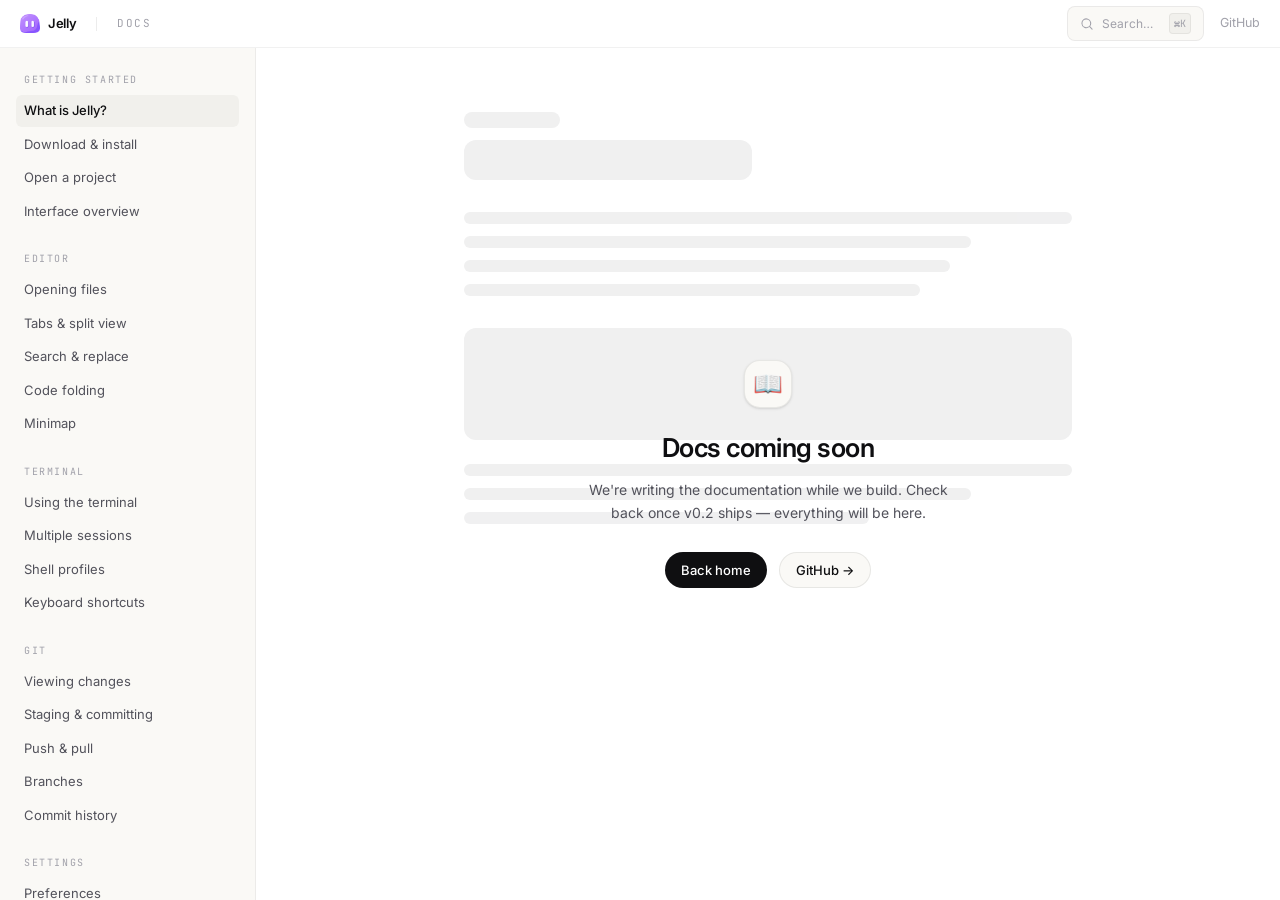
<file: docs/index.html>
<!DOCTYPE html><html lang="en"><head><meta charset="utf-8"><link rel="icon" type="image/svg+xml" href="/favicon.svg"><link rel="icon" href="/favicon.ico"><meta name="viewport" content="width=device-width"><meta name="generator" content="Astro v7.0.3"><title>Docs — Jelly Editor</title><meta name="description" content="Documentation for Jelly, the lightweight desktop editor for agentic coding."><meta property="og:title" content="Docs — Jelly Editor"><meta property="og:description" content="Documentation for Jelly, the lightweight desktop editor for agentic coding."><meta property="og:type" content="website"><meta property="og:url" content="https://jelly-editor.github.io/docs"><meta property="og:image" content="https://jelly-editor.github.io/open-graph.png"><meta name="twitter:card" content="summary_large_image"><meta name="twitter:title" content="Docs — Jelly Editor"><meta name="twitter:description" content="Documentation for Jelly, the lightweight desktop editor for agentic coding."><meta name="twitter:image" content="https://jelly-editor.github.io/open-graph.png"><link rel="stylesheet" href="/_astro/global.BlU_-rjJ.css"></head><body class="bg-background text-ink selection:bg-jelly-cream/80" style="overflow: hidden; height: 100dvh;"><!-- Docs shell --><div class="flex h-dvh flex-col" style="height: 100dvh;"><!-- Top bar --><header class="flex h-12 shrink-0 items-center justify-between border-b border-rule/70 bg-background/90 px-5 backdrop-blur-md"><div class="flex items-center gap-5"><a href="/" class="flex items-center gap-2 text-[13px] font-semibold tracking-tight text-ink"><img src="/jelly.png" alt="Jelly" class="h-5 w-5 object-contain">Jelly</a><span class="h-3.5 w-px bg-rule"></span><span class="font-mono text-[11px] uppercase tracking-[0.14em] text-ink-faint">Docs</span></div><div class="flex items-center gap-4"><!-- Fake search --><button type="button" class="hidden items-center gap-2 rounded-lg border border-rule/80 bg-surface px-3 py-1.5 text-[12px] text-ink-faint transition-colors hover:border-rule hover:bg-surface-2 sm:flex" aria-label="Search docs"><svg xmlns="http://www.w3.org/2000/svg" viewBox="0 0 20 20" fill="currentColor" class="h-3.5 w-3.5" aria-hidden="true"><path fill-rule="evenodd" d="M9 3.5a5.5 5.5 0 100 11 5.5 5.5 0 000-11zM2 9a7 7 0 1112.452 4.391l3.328 3.329a.75.75 0 11-1.06 1.06l-3.329-3.328A7 7 0 012 9z" clip-rule="evenodd"></path></svg><span>Search…</span><kbd class="ml-2 rounded border border-rule/70 bg-surface-2 px-1 py-0.5 font-mono text-[10px] text-ink-faint">⌘K</kbd></button><a href="https://github.com/jelly-editor/jelly-editor" target="_blank" rel="noopener noreferrer" class="text-[12.5px] text-ink-faint transition-colors hover:text-ink">GitHub</a></div></header><!-- Body: sidebar + content --><div class="flex flex-1 overflow-hidden"><!-- Sidebar --><aside class="hidden w-56 shrink-0 overflow-y-auto border-r border-rule/70 bg-surface py-6 md:block xl:w-64"><nav class="px-4"><div class="mb-6"><p class="mb-2 px-2 font-mono text-[10px] uppercase tracking-[0.16em] text-ink-faint">Getting Started</p><ul class="space-y-0.5"><li><button type="button" class="w-full rounded-md px-2 py-1.5 text-left text-[13px] transition-colors
                          bg-surface-2 font-medium text-ink">What is Jelly?</button></li><li><button type="button" class="w-full rounded-md px-2 py-1.5 text-left text-[13px] transition-colors
                          text-ink-muted hover:bg-surface-2 hover:text-ink">Download &amp; install</button></li><li><button type="button" class="w-full rounded-md px-2 py-1.5 text-left text-[13px] transition-colors
                          text-ink-muted hover:bg-surface-2 hover:text-ink">Open a project</button></li><li><button type="button" class="w-full rounded-md px-2 py-1.5 text-left text-[13px] transition-colors
                          text-ink-muted hover:bg-surface-2 hover:text-ink">Interface overview</button></li></ul></div><div class="mb-6"><p class="mb-2 px-2 font-mono text-[10px] uppercase tracking-[0.16em] text-ink-faint">Editor</p><ul class="space-y-0.5"><li><button type="button" class="w-full rounded-md px-2 py-1.5 text-left text-[13px] transition-colors
                          text-ink-muted hover:bg-surface-2 hover:text-ink">Opening files</button></li><li><button type="button" class="w-full rounded-md px-2 py-1.5 text-left text-[13px] transition-colors
                          text-ink-muted hover:bg-surface-2 hover:text-ink">Tabs &amp; split view</button></li><li><button type="button" class="w-full rounded-md px-2 py-1.5 text-left text-[13px] transition-colors
                          text-ink-muted hover:bg-surface-2 hover:text-ink">Search &amp; replace</button></li><li><button type="button" class="w-full rounded-md px-2 py-1.5 text-left text-[13px] transition-colors
                          text-ink-muted hover:bg-surface-2 hover:text-ink">Code folding</button></li><li><button type="button" class="w-full rounded-md px-2 py-1.5 text-left text-[13px] transition-colors
                          text-ink-muted hover:bg-surface-2 hover:text-ink">Minimap</button></li></ul></div><div class="mb-6"><p class="mb-2 px-2 font-mono text-[10px] uppercase tracking-[0.16em] text-ink-faint">Terminal</p><ul class="space-y-0.5"><li><button type="button" class="w-full rounded-md px-2 py-1.5 text-left text-[13px] transition-colors
                          text-ink-muted hover:bg-surface-2 hover:text-ink">Using the terminal</button></li><li><button type="button" class="w-full rounded-md px-2 py-1.5 text-left text-[13px] transition-colors
                          text-ink-muted hover:bg-surface-2 hover:text-ink">Multiple sessions</button></li><li><button type="button" class="w-full rounded-md px-2 py-1.5 text-left text-[13px] transition-colors
                          text-ink-muted hover:bg-surface-2 hover:text-ink">Shell profiles</button></li><li><button type="button" class="w-full rounded-md px-2 py-1.5 text-left text-[13px] transition-colors
                          text-ink-muted hover:bg-surface-2 hover:text-ink">Keyboard shortcuts</button></li></ul></div><div class="mb-6"><p class="mb-2 px-2 font-mono text-[10px] uppercase tracking-[0.16em] text-ink-faint">Git</p><ul class="space-y-0.5"><li><button type="button" class="w-full rounded-md px-2 py-1.5 text-left text-[13px] transition-colors
                          text-ink-muted hover:bg-surface-2 hover:text-ink">Viewing changes</button></li><li><button type="button" class="w-full rounded-md px-2 py-1.5 text-left text-[13px] transition-colors
                          text-ink-muted hover:bg-surface-2 hover:text-ink">Staging &amp; committing</button></li><li><button type="button" class="w-full rounded-md px-2 py-1.5 text-left text-[13px] transition-colors
                          text-ink-muted hover:bg-surface-2 hover:text-ink">Push &amp; pull</button></li><li><button type="button" class="w-full rounded-md px-2 py-1.5 text-left text-[13px] transition-colors
                          text-ink-muted hover:bg-surface-2 hover:text-ink">Branches</button></li><li><button type="button" class="w-full rounded-md px-2 py-1.5 text-left text-[13px] transition-colors
                          text-ink-muted hover:bg-surface-2 hover:text-ink">Commit history</button></li></ul></div><div class="mb-6"><p class="mb-2 px-2 font-mono text-[10px] uppercase tracking-[0.16em] text-ink-faint">Settings</p><ul class="space-y-0.5"><li><button type="button" class="w-full rounded-md px-2 py-1.5 text-left text-[13px] transition-colors
                          text-ink-muted hover:bg-surface-2 hover:text-ink">Preferences</button></li><li><button type="button" class="w-full rounded-md px-2 py-1.5 text-left text-[13px] transition-colors
                          text-ink-muted hover:bg-surface-2 hover:text-ink">Keybindings</button></li><li><button type="button" class="w-full rounded-md px-2 py-1.5 text-left text-[13px] transition-colors
                          text-ink-muted hover:bg-surface-2 hover:text-ink">Themes</button></li><li><button type="button" class="w-full rounded-md px-2 py-1.5 text-left text-[13px] transition-colors
                          text-ink-muted hover:bg-surface-2 hover:text-ink">Font &amp; editor</button></li></ul></div><div class="mb-6"><p class="mb-2 px-2 font-mono text-[10px] uppercase tracking-[0.16em] text-ink-faint">Tips &amp; Tricks</p><ul class="space-y-0.5"><li><button type="button" class="w-full rounded-md px-2 py-1.5 text-left text-[13px] transition-colors
                          text-ink-muted hover:bg-surface-2 hover:text-ink">Command palette</button></li><li><button type="button" class="w-full rounded-md px-2 py-1.5 text-left text-[13px] transition-colors
                          text-ink-muted hover:bg-surface-2 hover:text-ink">Keyboard shortcuts</button></li><li><button type="button" class="w-full rounded-md px-2 py-1.5 text-left text-[13px] transition-colors
                          text-ink-muted hover:bg-surface-2 hover:text-ink">Working with AI agents</button></li></ul></div></nav></aside><!-- Main content area — coming soon state --><main class="relative flex flex-1 flex-col items-center justify-center overflow-y-auto p-8"><!-- Blurred ghost content backdrop --><div class="pointer-events-none absolute inset-0 select-none overflow-hidden" aria-hidden="true"><div class="mx-auto max-w-2xl px-8 pt-16 opacity-[0.06]"><div class="mb-3 h-4 w-24 rounded-full bg-ink"></div><div class="mb-8 h-10 w-72 rounded-xl bg-ink"></div><div class="mb-3 h-3 w-full rounded-full bg-ink"></div><div class="mb-3 h-3 w-5/6 rounded-full bg-ink"></div><div class="mb-3 h-3 w-4/5 rounded-full bg-ink"></div><div class="mb-8 h-3 w-3/4 rounded-full bg-ink"></div><div class="mb-6 h-28 w-full rounded-xl bg-ink"></div><div class="mb-3 h-3 w-full rounded-full bg-ink"></div><div class="mb-3 h-3 w-5/6 rounded-full bg-ink"></div><div class="mb-3 h-3 w-2/3 rounded-full bg-ink"></div></div></div><!-- Coming soon card --><div class="relative z-10 mx-auto max-w-sm text-center"><div class="mb-5 inline-flex h-12 w-12 items-center justify-center rounded-2xl border border-rule bg-surface text-2xl shadow-sm">📖</div><h1 class="mb-3 text-[26px] font-semibold tracking-[-0.02em] text-ink">Docs coming soon</h1><p class="mb-7 text-[14px] leading-relaxed text-ink-muted">We're writing the documentation while we build. Check back once v0.2 ships — everything will be here.</p><div class="flex items-center justify-center gap-3"><a href="/" class="inline-flex h-9 items-center rounded-full bg-ink px-4 text-[13px] font-medium text-background transition-transform hover:-translate-y-px">Back home</a><a href="https://github.com/jelly-editor/jelly-editor" target="_blank" rel="noopener noreferrer" class="inline-flex h-9 items-center rounded-full border border-rule bg-surface px-4 text-[13px] font-medium text-ink transition-colors hover:bg-surface-2">GitHub →</a></div></div></main></div></div></body></html>
</file>
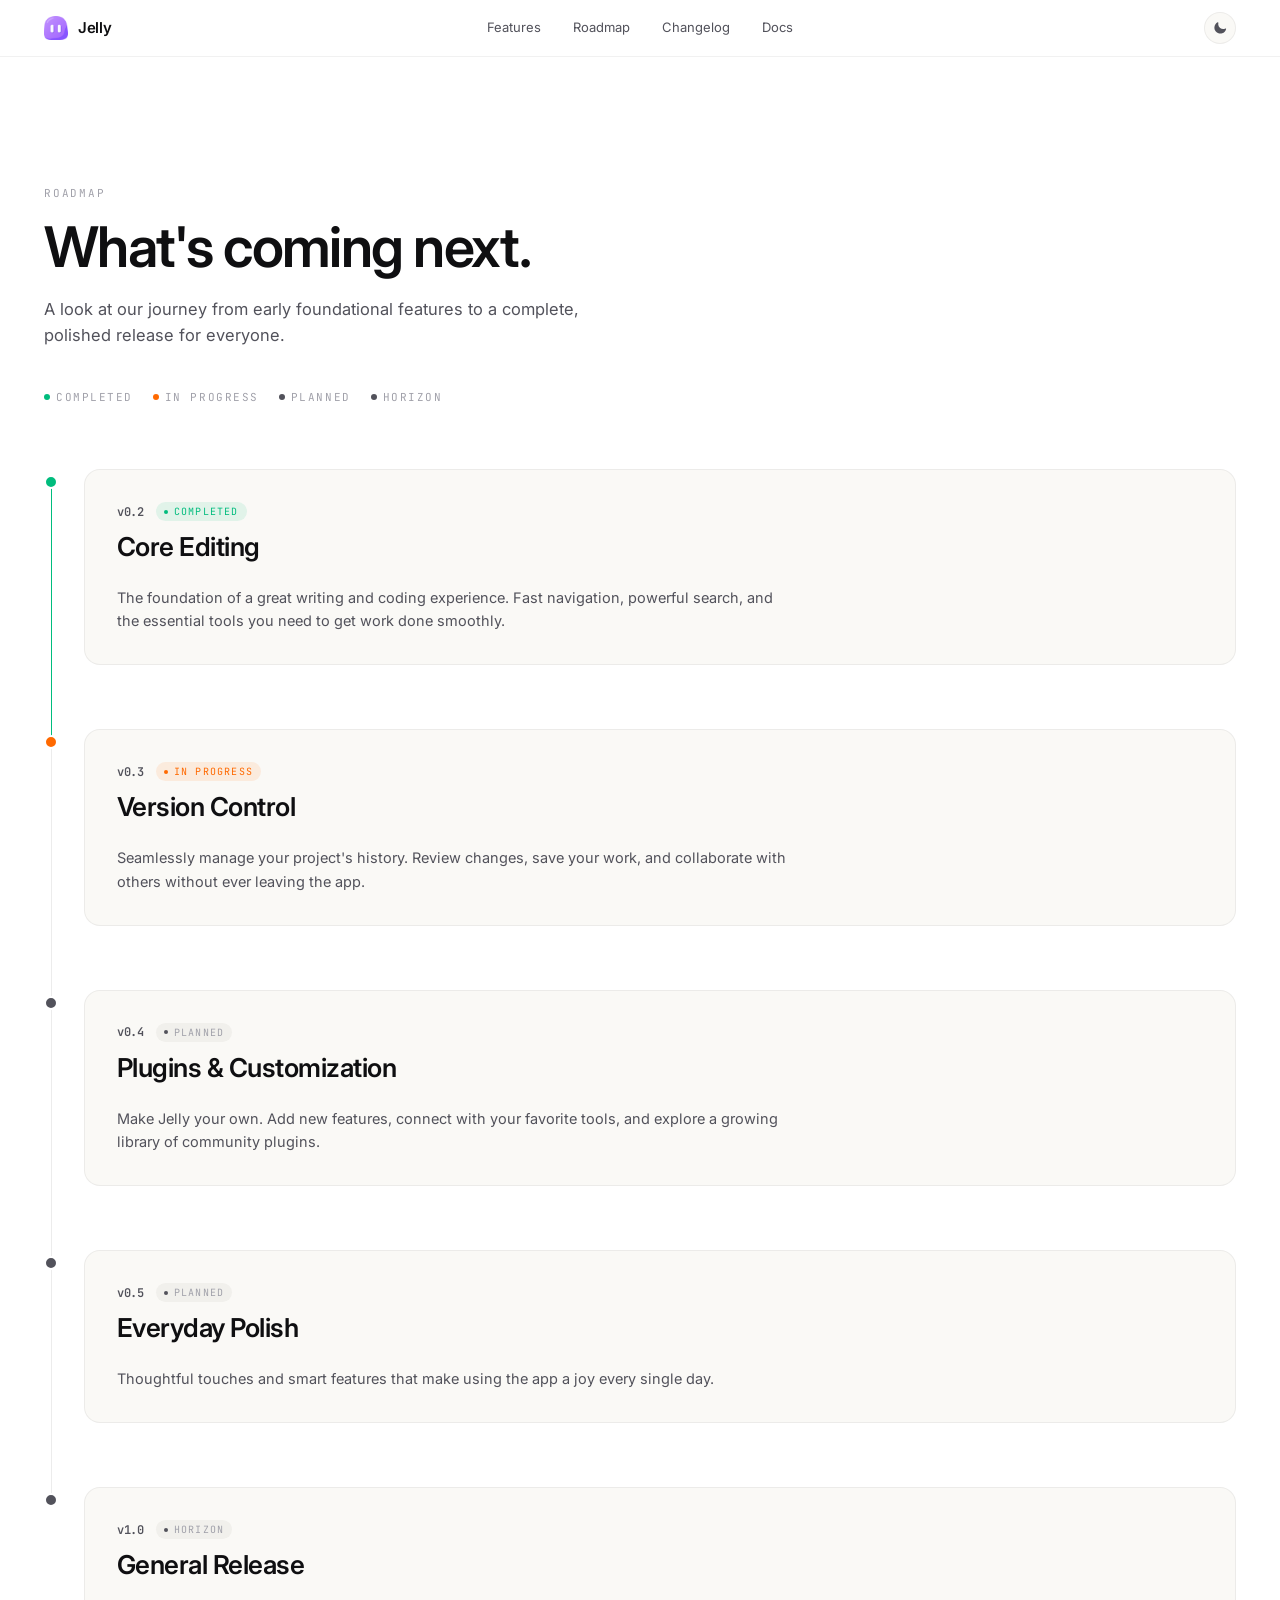
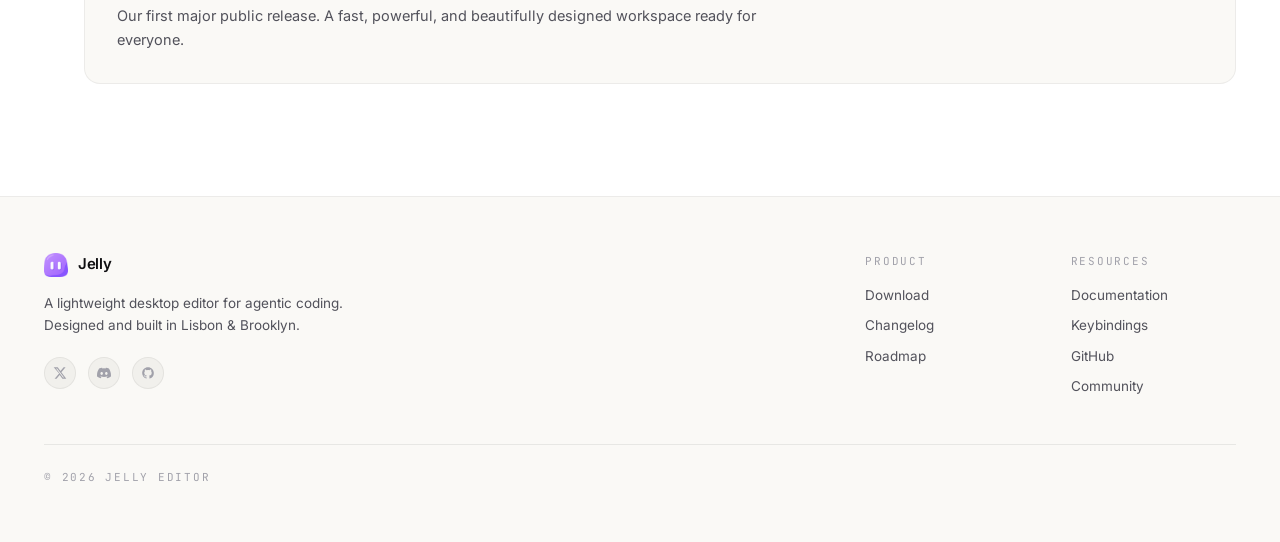
<file: roadmap/index.html>
<!DOCTYPE html><html lang="en"><head><meta charset="utf-8"><link rel="icon" type="image/svg+xml" href="/favicon.svg"><link rel="icon" href="/favicon.ico"><meta name="viewport" content="width=device-width"><meta name="generator" content="Astro v7.0.3"><title>Roadmap — Jelly Editor</title><meta name="description" content="See what's coming to Jelly. A curated milestone timeline from Core Editing to v1 General Release."><meta property="og:title" content="Roadmap — Jelly Editor"><meta property="og:description" content="See what's coming to Jelly. A curated milestone timeline from Core Editing to v1 General Release."><meta property="og:type" content="website"><meta property="og:url" content="https://jelly-editor.github.io/roadmap"><meta property="og:image" content="https://jelly-editor.github.io/open-graph.png"><meta name="twitter:card" content="summary_large_image"><meta name="twitter:title" content="Roadmap — Jelly Editor"><meta name="twitter:description" content="See what's coming to Jelly. A curated milestone timeline from Core Editing to v1 General Release."><meta name="twitter:image" content="https://jelly-editor.github.io/open-graph.png"><link rel="stylesheet" href="/_astro/global.BlU_-rjJ.css"></head><body class="bg-background text-ink selection:bg-jelly-cream/80"><div class="min-h-screen bg-background text-ink"><!-- Blocking theme init — runs before paint to prevent flash --><script>
  (function () {
    const stored = localStorage.getItem("theme");
    const prefersDark = window.matchMedia("(prefers-color-scheme: dark)").matches;
    const root = document.documentElement;
    if (stored === "dark" || (!stored && prefersDark)) {
      root.classList.add("dark");
      root.classList.remove("light");
    } else {
      root.classList.add("light");
      root.classList.remove("dark");
    }
  })();
</script><header class="sticky top-0 z-40 border-b border-rule/70 bg-background/85 backdrop-blur-md"><div class="mx-auto grid h-14 max-w-[1240px] grid-cols-[1fr_auto_1fr] items-center px-6"><a href="/" class="flex items-center gap-2.5"><img src="/jelly.png" alt="Jelly Logo" class="h-6 w-6 object-contain"><span class="text-[15px] font-semibold tracking-tight">Jelly</span></a><nav class="hidden items-center gap-8 text-[13px] text-ink-muted md:flex"><a href="#features" class="transition-colors hover:text-ink">Features</a><a href="/roadmap" class="transition-colors hover:text-ink">Roadmap</a><a href="/changelog" class="transition-colors hover:text-ink">Changelog</a><a href="/docs" class="transition-colors hover:text-ink">Docs</a></nav><div class="flex items-center justify-end"><button id="theme-toggle" type="button" aria-label="Toggle dark mode" class="flex h-8 w-8 items-center justify-center rounded-full border border-rule/70 bg-surface text-ink-muted transition-colors hover:bg-surface-2 hover:text-ink"><!-- Sun (shown in dark mode) --><svg id="theme-icon-sun" xmlns="http://www.w3.org/2000/svg" viewBox="0 0 20 20" fill="currentColor" class="hidden h-3.5 w-3.5" aria-hidden="true"><path d="M10 2a.75.75 0 01.75.75v1.5a.75.75 0 01-1.5 0v-1.5A.75.75 0 0110 2zM10 15a.75.75 0 01.75.75v1.5a.75.75 0 01-1.5 0v-1.5A.75.75 0 0110 15zM10 7a3 3 0 100 6 3 3 0 000-6zM15.657 5.404a.75.75 0 10-1.06-1.06l-1.061 1.06a.75.75 0 001.06 1.061l1.06-1.06zM6.464 14.596a.75.75 0 10-1.06-1.06l-1.06 1.06a.75.75 0 001.06 1.06l1.06-1.061zM18 10a.75.75 0 01-.75.75h-1.5a.75.75 0 010-1.5h1.5A.75.75 0 0118 10zM5 10a.75.75 0 01-.75.75h-1.5a.75.75 0 010-1.5h1.5A.75.75 0 015 10zM14.596 15.657a.75.75 0 001.06-1.06l-1.06-1.061a.75.75 0 10-1.061 1.06l1.06 1.06zM5.404 6.464a.75.75 0 001.06-1.06L5.404 4.343a.75.75 0 00-1.06 1.06l1.06 1.061z"></path></svg><!-- Moon (shown in light mode) --><svg id="theme-icon-moon" xmlns="http://www.w3.org/2000/svg" viewBox="0 0 20 20" fill="currentColor" class="h-3.5 w-3.5" aria-hidden="true"><path fill-rule="evenodd" d="M7.455 2.004a.75.75 0 01.26.77 7 7 0 009.958 7.967.75.75 0 011.067.853A8.5 8.5 0 116.647 1.921a.75.75 0 01.808.083z" clip-rule="evenodd"></path></svg></button></div></div></header><script type="module">function e(){let e=document.documentElement.classList.contains(`dark`);document.getElementById(`theme-icon-sun`)?.classList.toggle(`hidden`,!e),document.getElementById(`theme-icon-moon`)?.classList.toggle(`hidden`,e)}document.getElementById(`theme-toggle`)?.addEventListener(`click`,()=>{let t=document.documentElement;t.classList.contains(`dark`)?(t.classList.remove(`dark`),t.classList.add(`light`),localStorage.setItem(`theme`,`light`)):(t.classList.add(`dark`),t.classList.remove(`light`),localStorage.setItem(`theme`,`dark`)),e()}),e();</script><script type="module">document.addEventListener(`click`,e=>{let t=e.target.closest(`a[href^='#']`);if(!t)return;let n=t.getAttribute(`href`).slice(1);if(!n)return;let r=document.getElementById(n);r&&(e.preventDefault(),r.scrollIntoView({behavior:`smooth`,block:`start`}),history.replaceState(null,``,location.pathname+location.search))});</script><main><!-- Page header --><section class="mx-auto max-w-[1240px] px-6 pt-24 pb-16 md:pt-32"><div class="max-w-2xl"><p class="mb-4 font-mono text-[11px] uppercase tracking-[0.16em] text-ink-faint">Roadmap</p><h1 class="text-balance text-[44px] font-semibold leading-[1.04] tracking-[-0.03em] text-ink md:text-[56px]">What's coming next.</h1><p class="mt-5 max-w-xl text-[16.5px] leading-[1.6] text-ink-muted">A look at our journey from early foundational features to a complete, polished release for everyone.</p></div><!-- Legend --><div class="mt-10 flex flex-wrap items-center gap-5 font-mono text-[11px] uppercase tracking-[0.14em] text-ink-faint"><span class="flex items-center gap-1.5"><span class="h-1.5 w-1.5 rounded-full bg-emerald-500"></span>Completed</span><span class="flex items-center gap-1.5"><span class="h-1.5 w-1.5 rounded-full bg-orange-500"></span>In progress</span><span class="flex items-center gap-1.5"><span class="h-1.5 w-1.5 rounded-full bg-ink-muted"></span>Planned</span><span class="flex items-center gap-1.5"><span class="h-1.5 w-1.5 rounded-full bg-ink-muted"></span>Horizon</span></div></section><!-- Timeline --><section class="mx-auto max-w-[1240px] px-6 pb-28"><div class="relative"><ol><li class="relative md:pl-10 pb-16"><!-- Line to next item --><div class="absolute left-[7px] top-[13px] hidden h-full w-px md:block bg-emerald-500" aria-hidden="true"></div><!-- Dot on spine --><div class="absolute left-0 top-[6px] hidden h-3.5 w-3.5 items-center justify-center rounded-full border-2 border-background md:flex bg-emerald-500" aria-hidden="true"></div><div class="group rounded-2xl border border-rule/70 bg-surface p-7 md:p-8"><!-- Header row --><div class="mb-5 flex flex-wrap items-start justify-between gap-3"><div><div class="mb-1.5 flex items-center gap-3"><span class="font-mono text-[12px] font-semibold tracking-tight text-ink-muted">v0.2</span><span class="inline-flex items-center gap-1.5 rounded-full px-2 py-0.5 font-mono text-[10px] uppercase tracking-[0.12em] bg-emerald-500/10 text-emerald-500"><span class="h-1 w-1 rounded-full bg-emerald-500"></span>Completed</span></div><h2 class="text-[22px] font-semibold tracking-[-0.02em] text-ink md:text-[26px]">Core Editing</h2></div></div><p class="max-w-2xl text-[14.5px] leading-[1.6] text-ink-muted">The foundation of a great writing and coding experience. Fast navigation, powerful search, and the essential tools you need to get work done smoothly.</p></div></li><li class="relative md:pl-10 pb-16"><!-- Line to next item --><div class="absolute left-[7px] top-[13px] hidden h-full w-px md:block bg-rule" aria-hidden="true"></div><!-- Dot on spine --><div class="absolute left-0 top-[6px] hidden h-3.5 w-3.5 items-center justify-center rounded-full border-2 border-background md:flex bg-orange-500" aria-hidden="true"></div><div class="group rounded-2xl border border-rule/70 bg-surface p-7 md:p-8"><!-- Header row --><div class="mb-5 flex flex-wrap items-start justify-between gap-3"><div><div class="mb-1.5 flex items-center gap-3"><span class="font-mono text-[12px] font-semibold tracking-tight text-ink-muted">v0.3</span><span class="inline-flex items-center gap-1.5 rounded-full px-2 py-0.5 font-mono text-[10px] uppercase tracking-[0.12em] bg-orange-500/10 text-orange-500"><span class="h-1 w-1 rounded-full bg-orange-500"></span>In progress</span></div><h2 class="text-[22px] font-semibold tracking-[-0.02em] text-ink md:text-[26px]">Version Control</h2></div></div><p class="max-w-2xl text-[14.5px] leading-[1.6] text-ink-muted">Seamlessly manage your project&#39;s history. Review changes, save your work, and collaborate with others without ever leaving the app.</p></div></li><li class="relative md:pl-10 pb-16"><!-- Line to next item --><div class="absolute left-[7px] top-[13px] hidden h-full w-px md:block bg-rule" aria-hidden="true"></div><!-- Dot on spine --><div class="absolute left-0 top-[6px] hidden h-3.5 w-3.5 items-center justify-center rounded-full border-2 border-background md:flex bg-ink-muted" aria-hidden="true"></div><div class="group rounded-2xl border border-rule/70 bg-surface p-7 md:p-8"><!-- Header row --><div class="mb-5 flex flex-wrap items-start justify-between gap-3"><div><div class="mb-1.5 flex items-center gap-3"><span class="font-mono text-[12px] font-semibold tracking-tight text-ink-muted">v0.4</span><span class="inline-flex items-center gap-1.5 rounded-full px-2 py-0.5 font-mono text-[10px] uppercase tracking-[0.12em] bg-surface-2 text-ink-faint"><span class="h-1 w-1 rounded-full bg-ink-muted"></span>Planned</span></div><h2 class="text-[22px] font-semibold tracking-[-0.02em] text-ink md:text-[26px]">Plugins &amp; Customization</h2></div></div><p class="max-w-2xl text-[14.5px] leading-[1.6] text-ink-muted">Make Jelly your own. Add new features, connect with your favorite tools, and explore a growing library of community plugins.</p></div></li><li class="relative md:pl-10 pb-16"><!-- Line to next item --><div class="absolute left-[7px] top-[13px] hidden h-full w-px md:block bg-rule" aria-hidden="true"></div><!-- Dot on spine --><div class="absolute left-0 top-[6px] hidden h-3.5 w-3.5 items-center justify-center rounded-full border-2 border-background md:flex bg-ink-muted" aria-hidden="true"></div><div class="group rounded-2xl border border-rule/70 bg-surface p-7 md:p-8"><!-- Header row --><div class="mb-5 flex flex-wrap items-start justify-between gap-3"><div><div class="mb-1.5 flex items-center gap-3"><span class="font-mono text-[12px] font-semibold tracking-tight text-ink-muted">v0.5</span><span class="inline-flex items-center gap-1.5 rounded-full px-2 py-0.5 font-mono text-[10px] uppercase tracking-[0.12em] bg-surface-2 text-ink-faint"><span class="h-1 w-1 rounded-full bg-ink-muted"></span>Planned</span></div><h2 class="text-[22px] font-semibold tracking-[-0.02em] text-ink md:text-[26px]">Everyday Polish</h2></div></div><p class="max-w-2xl text-[14.5px] leading-[1.6] text-ink-muted">Thoughtful touches and smart features that make using the app a joy every single day.</p></div></li><li class="relative md:pl-10 "><!-- Line to next item --><!-- Dot on spine --><div class="absolute left-0 top-[6px] hidden h-3.5 w-3.5 items-center justify-center rounded-full border-2 border-background md:flex bg-ink-muted" aria-hidden="true"></div><div class="group rounded-2xl border border-rule/70 bg-surface p-7 md:p-8"><!-- Header row --><div class="mb-5 flex flex-wrap items-start justify-between gap-3"><div><div class="mb-1.5 flex items-center gap-3"><span class="font-mono text-[12px] font-semibold tracking-tight text-ink-muted">v1.0</span><span class="inline-flex items-center gap-1.5 rounded-full px-2 py-0.5 font-mono text-[10px] uppercase tracking-[0.12em] bg-surface-2 text-ink-faint"><span class="h-1 w-1 rounded-full bg-ink-muted"></span>Horizon</span></div><h2 class="text-[22px] font-semibold tracking-[-0.02em] text-ink md:text-[26px]">General Release</h2></div></div><p class="max-w-2xl text-[14.5px] leading-[1.6] text-ink-muted">Our first major public release. A fast, powerful, and beautifully designed workspace ready for everyone.</p></div></li></ol></div></section></main><footer class="border-t border-rule/70 bg-surface"><div class="mx-auto max-w-[1240px] px-6 py-14"><div class="grid gap-10 md:grid-cols-12"><div class="md:col-span-8"><div class="flex items-center gap-2.5"><img src="/jelly.png" alt="Jelly Logo" class="h-6 w-6 object-contain"><span class="text-[15px] font-semibold tracking-tight">Jelly</span></div><p class="mt-4 max-w-xs text-[13.5px] leading-relaxed text-ink-muted">A lightweight desktop editor for agentic coding. Designed and built in Lisbon &amp; Brooklyn.</p><div class="mt-5 flex items-center gap-3"><a href="https://x.com/JellyEditor" target="_blank" rel="noopener noreferrer" aria-label="Jelly on X" class="flex h-8 w-8 items-center justify-center rounded-full border border-rule/70 bg-surface-2 text-ink-faint transition-colors hover:border-rule hover:text-ink"><svg xmlns="http://www.w3.org/2000/svg" viewBox="0 0 24 24" fill="currentColor" class="h-3.5 w-3.5" aria-hidden="true"><path d="M18.244 2.25h3.308l-7.227 8.26 8.502 11.24H16.17l-4.714-6.231-5.401 6.231H2.744l7.73-8.835L1.254 2.25H8.08l4.713 6.231zm-1.161 17.52h1.833L7.084 4.126H5.117z"></path></svg></a><a href="https://discord.gg/V7JxMUZQzB" target="_blank" rel="noopener noreferrer" aria-label="Jelly on Discord" class="flex h-8 w-8 items-center justify-center rounded-full border border-rule/70 bg-surface-2 text-ink-faint transition-colors hover:border-rule hover:text-ink"><svg xmlns="http://www.w3.org/2000/svg" viewBox="0 0 24 24" fill="currentColor" class="h-3.5 w-3.5" aria-hidden="true"><path d="M20.317 4.37a19.791 19.791 0 00-4.885-1.515.074.074 0 00-.079.037c-.21.375-.444.864-.608 1.25a18.27 18.27 0 00-5.487 0 12.64 12.64 0 00-.617-1.25.077.077 0 00-.079-.037A19.736 19.736 0 003.677 4.37a.07.07 0 00-.032.027C.533 9.046-.32 13.58.099 18.057a.082.082 0 00.031.057 19.9 19.9 0 005.993 3.03.078.078 0 00.084-.028c.462-.63.874-1.295 1.226-1.994a.076.076 0 00-.041-.106 13.107 13.107 0 01-1.872-.892.077.077 0 01-.008-.128 10.2 10.2 0 00.372-.292.074.074 0 01.077-.01c3.928 1.793 8.18 1.793 12.062 0a.074.074 0 01.078.01c.12.098.246.198.373.292a.077.077 0 01-.006.127 12.299 12.299 0 01-1.873.892.077.077 0 00-.041.107c.36.698.772 1.362 1.225 1.993a.076.076 0 00.084.028 19.839 19.839 0 006.002-3.03.077.077 0 00.032-.054c.5-5.177-.838-9.674-3.549-13.66a.061.061 0 00-.031-.03zM8.02 15.33c-1.183 0-2.157-1.085-2.157-2.419 0-1.333.956-2.419 2.157-2.419 1.21 0 2.176 1.096 2.157 2.42 0 1.333-.956 2.418-2.157 2.418zm7.975 0c-1.183 0-2.157-1.085-2.157-2.419 0-1.333.955-2.419 2.157-2.419 1.21 0 2.176 1.096 2.157 2.42 0 1.333-.946 2.418-2.157 2.418z"></path></svg></a><a href="https://github.com/jelly-editor/jelly-editor" target="_blank" rel="noopener noreferrer" aria-label="Jelly on GitHub" class="flex h-8 w-8 items-center justify-center rounded-full border border-rule/70 bg-surface-2 text-ink-faint transition-colors hover:border-rule hover:text-ink"><svg xmlns="http://www.w3.org/2000/svg" viewBox="0 0 24 24" fill="currentColor" class="h-3.5 w-3.5" aria-hidden="true"><path d="M12 2C6.477 2 2 6.484 2 12.017c0 4.425 2.865 8.18 6.839 9.504.5.092.682-.217.682-.483 0-.237-.008-.868-.013-1.703-2.782.605-3.369-1.343-3.369-1.343-.454-1.158-1.11-1.466-1.11-1.466-.908-.62.069-.608.069-.608 1.003.07 1.531 1.032 1.531 1.032.892 1.53 2.341 1.088 2.91.832.092-.647.35-1.088.636-1.338-2.22-.253-4.555-1.113-4.555-4.951 0-1.093.39-1.988 1.029-2.688-.103-.253-.446-1.272.098-2.65 0 0 .84-.27 2.75 1.026A9.564 9.564 0 0112 6.844c.85.004 1.705.115 2.504.337 1.909-1.296 2.747-1.027 2.747-1.027.546 1.379.202 2.398.1 2.651.64.7 1.028 1.595 1.028 2.688 0 3.848-2.339 4.695-4.566 4.943.359.309.678.92.678 1.855 0 1.338-.012 2.419-.012 2.747 0 .268.18.58.688.482A10.019 10.019 0 0022 12.017C22 6.484 17.522 2 12 2z"></path></svg></a></div></div><div class="md:col-span-2"><p class="mb-4 font-mono text-[11px] uppercase tracking-[0.16em] text-ink-faint">Product</p><ul class="space-y-2.5 text-[13.5px] text-ink-muted"><li><button type="button" data-download-btn class="transition-colors hover:text-ink cursor-pointer disabled:cursor-wait">Download</button></li><li><a href="/changelog" class="transition-colors hover:text-ink">Changelog</a></li><li><a href="/roadmap" class="transition-colors hover:text-ink">Roadmap</a></li></ul></div><div class="md:col-span-2"><p class="mb-4 font-mono text-[11px] uppercase tracking-[0.16em] text-ink-faint">Resources</p><ul class="space-y-2.5 text-[13.5px] text-ink-muted"><li><a href="#" class="transition-colors hover:text-ink">Documentation</a></li><li><a href="#" class="transition-colors hover:text-ink">Keybindings</a></li><li><a href="https://github.com/jelly-editor/jelly-editor" class="transition-colors hover:text-ink">GitHub</a></li><li><a href="https://discord.gg/V7JxMUZQzB" class="transition-colors hover:text-ink">Community</a></li></ul></div></div><div class="mt-12 flex items-center border-t border-rule pt-6 font-mono text-[11px] uppercase tracking-[0.16em] text-ink-faint"><span>© 2026 Jelly Editor</span></div></div></footer></div></body></html>
</file>
<file: _astro/global.BlU_-rjJ.css>
@import "https://fonts.googleapis.com/css2?family=Inter:wght@400;500;600;700&display=swap";@import "https://fonts.googleapis.com/css2?family=JetBrains+Mono:wght@400;500;700&display=swap";@layer components;@layer properties{@supports (((-webkit-hyphens:none)) and (not (margin-trim:inline))) or ((-moz-orient:inline) and (not (color:rgb(from red r g b)))){*,:before,:after,::backdrop{--tw-rotate-x:initial;--tw-rotate-y:initial;--tw-rotate-z:initial;--tw-skew-x:initial;--tw-skew-y:initial;--tw-space-y-reverse:0;--tw-border-style:solid;--tw-leading:initial;--tw-font-weight:initial;--tw-tracking:initial;--tw-shadow:0 0 #0000;--tw-shadow-color:initial;--tw-shadow-alpha:100%;--tw-inset-shadow:0 0 #0000;--tw-inset-shadow-color:initial;--tw-inset-shadow-alpha:100%;--tw-ring-color:initial;--tw-ring-shadow:0 0 #0000;--tw-inset-ring-color:initial;--tw-inset-ring-shadow:0 0 #0000;--tw-ring-inset:initial;--tw-ring-offset-width:0px;--tw-ring-offset-color:#fff;--tw-ring-offset-shadow:0 0 #0000;--tw-backdrop-blur:initial;--tw-backdrop-brightness:initial;--tw-backdrop-contrast:initial;--tw-backdrop-grayscale:initial;--tw-backdrop-hue-rotate:initial;--tw-backdrop-invert:initial;--tw-backdrop-opacity:initial;--tw-backdrop-saturate:initial;--tw-backdrop-sepia:initial;--tw-duration:initial;--tw-translate-x:0;--tw-translate-y:0;--tw-translate-z:0}}}@layer theme{:root,:host{--font-sans:"Inter", system-ui, -apple-system, BlinkMacSystemFont, "Segoe UI", Roboto, Oxygen, Ubuntu, Cantarell, "Open Sans", "Helvetica Neue", sans-serif;--font-mono:"JetBrains Mono", monospace;--color-orange-500:oklch(70.5% .213 47.604);--color-emerald-500:oklch(69.6% .17 162.48);--color-zinc-200:oklch(92% .004 286.32);--color-zinc-300:oklch(87.1% .006 286.286);--color-zinc-400:oklch(70.5% .015 286.067);--color-zinc-500:oklch(55.2% .016 285.938);--color-zinc-600:oklch(44.2% .017 285.786);--color-zinc-800:oklch(27.4% .006 286.033);--color-zinc-900:oklch(21% .006 285.885);--spacing:.25rem;--container-xs:20rem;--container-sm:24rem;--container-md:28rem;--container-lg:32rem;--container-xl:36rem;--container-2xl:42rem;--container-3xl:48rem;--text-2xl:1.5rem;--text-2xl--line-height:calc(2 / 1.5);--font-weight-medium:500;--font-weight-semibold:600;--font-weight-bold:700;--tracking-tight:-.025em;--tracking-wider:.05em;--leading-tight:1.25;--leading-relaxed:1.625;--radius-md:.375rem;--radius-lg:.5rem;--radius-xl:.75rem;--radius-2xl:1rem;--animate-spin:spin 1s linear infinite;--blur-md:12px;--default-transition-duration:.15s;--default-transition-timing-function:cubic-bezier(.4, 0, .2, 1);--default-font-family:var(--font-sans);--default-mono-font-family:var(--font-mono);--color-background:#fff;--color-ink:#0f0f11;--color-ink-muted:#52525b;--color-ink-faint:#a1a1aa;--color-rule:#0f0f1114;--color-surface:#faf9f6;--color-surface-2:#f1f0ec;--color-jelly-cream:#fbf5e6;--color-jelly-soft:#eef2ff;--color-jelly-magenta:#e11d48;--color-jelly-violet:#8b5cf6;--color-jelly-pink:#ec4899}}@layer base{*,:after,:before,::backdrop{box-sizing:border-box;border:0 solid;margin:0;padding:0}::file-selector-button{box-sizing:border-box;border:0 solid;margin:0;padding:0}html,:host{-webkit-text-size-adjust:100%;tab-size:4;line-height:1.5;font-family:var(--default-font-family,ui-sans-serif, system-ui, sans-serif, "Apple Color Emoji", "Segoe UI Emoji", "Segoe UI Symbol", "Noto Color Emoji");font-feature-settings:var(--default-font-feature-settings,normal);font-variation-settings:var(--default-font-variation-settings,normal);-webkit-tap-highlight-color:transparent}hr{height:0;color:inherit;border-top-width:1px}abbr:where([title]){text-decoration:underline dotted}h1,h2,h3,h4,h5,h6{font-size:inherit;font-weight:inherit}a{color:inherit;-webkit-text-decoration:inherit;-webkit-text-decoration:inherit;-webkit-text-decoration:inherit;text-decoration:inherit}b,strong{font-weight:bolder}code,kbd,samp,pre{font-family:var(--default-mono-font-family,ui-monospace, SFMono-Regular, Menlo, Monaco, Consolas, "Liberation Mono", "Courier New", monospace);font-feature-settings:var(--default-mono-font-feature-settings,normal);font-variation-settings:var(--default-mono-font-variation-settings,normal);font-size:1em}small{font-size:80%}sub,sup{vertical-align:baseline;font-size:75%;line-height:0;position:relative}sub{bottom:-.25em}sup{top:-.5em}table{text-indent:0;border-color:inherit;border-collapse:collapse}:-moz-focusring{outline:auto}progress{vertical-align:baseline}summary{display:list-item}ol,ul,menu{list-style:none}img,svg,video,canvas,audio,iframe,embed,object{vertical-align:middle;display:block}img,video{max-width:100%;height:auto}button,input,select,optgroup,textarea{font:inherit;font-feature-settings:inherit;font-variation-settings:inherit;letter-spacing:inherit;color:inherit;opacity:1;background-color:#0000;border-radius:0}::file-selector-button{font:inherit;font-feature-settings:inherit;font-variation-settings:inherit;letter-spacing:inherit;color:inherit;opacity:1;background-color:#0000;border-radius:0}:where(select:is([multiple],[size])) optgroup{font-weight:bolder}:where(select:is([multiple],[size])) optgroup option{padding-inline-start:20px}::file-selector-button{margin-inline-end:4px}::placeholder{opacity:1}@supports (not ((-webkit-appearance:-apple-pay-button))) or (contain-intrinsic-size:1px){::placeholder{color:currentColor}@supports (color:color-mix(in lab, red, red)){::placeholder{color:color-mix(in oklab, currentcolor 50%, transparent)}}}textarea{resize:vertical}::-webkit-search-decoration{-webkit-appearance:none}::-webkit-date-and-time-value{min-height:1lh;text-align:inherit}::-webkit-datetime-edit{display:inline-flex}::-webkit-datetime-edit-fields-wrapper{padding:0}::-webkit-datetime-edit{padding-block:0}::-webkit-datetime-edit-year-field{padding-block:0}::-webkit-datetime-edit-month-field{padding-block:0}::-webkit-datetime-edit-day-field{padding-block:0}::-webkit-datetime-edit-hour-field{padding-block:0}::-webkit-datetime-edit-minute-field{padding-block:0}::-webkit-datetime-edit-second-field{padding-block:0}::-webkit-datetime-edit-millisecond-field{padding-block:0}::-webkit-datetime-edit-meridiem-field{padding-block:0}::-webkit-calendar-picker-indicator{line-height:1}:-moz-ui-invalid{box-shadow:none}button,input:where([type=button],[type=reset],[type=submit]){appearance:button}::file-selector-button{appearance:button}::-webkit-inner-spin-button{height:auto}::-webkit-outer-spin-button{height:auto}[hidden]:where(:not([hidden=until-found])){display:none!important}}@layer utilities{.pointer-events-none{pointer-events:none}.absolute{position:absolute}.relative{position:relative}.static{position:static}.sticky{position:sticky}.inset-0{inset:0}.top-0{top:0}.top-3{top:calc(var(--spacing) * 3)}.top-10{top:calc(var(--spacing) * 10)}.top-32{top:calc(var(--spacing) * 32)}.top-\[6px\]{top:6px}.top-\[13px\]{top:13px}.top-\[420px\]{top:420px}.-right-24{right:calc(var(--spacing) * -24)}.right-10{right:calc(var(--spacing) * 10)}.bottom-0{bottom:0}.bottom-3{bottom:calc(var(--spacing) * 3)}.-left-12{left:calc(var(--spacing) * -12)}.-left-16{left:calc(var(--spacing) * -16)}.left-0{left:0}.left-\[7px\]{left:7px}.-z-10{z-index:calc(10 * -1)}.z-10{z-index:10}.z-40{z-index:40}.order-1{order:1}.order-2{order:2}.mx-1\.5{margin-inline:calc(var(--spacing) * 1.5)}.mx-auto{margin-inline:auto}.mt-2{margin-top:calc(var(--spacing) * 2)}.mt-4{margin-top:calc(var(--spacing) * 4)}.mt-5{margin-top:calc(var(--spacing) * 5)}.mt-6{margin-top:calc(var(--spacing) * 6)}.mt-8{margin-top:calc(var(--spacing) * 8)}.mt-10{margin-top:calc(var(--spacing) * 10)}.mt-12{margin-top:calc(var(--spacing) * 12)}.mt-16{margin-top:calc(var(--spacing) * 16)}.mt-\[5px\]{margin-top:5px}.mr-2{margin-right:calc(var(--spacing) * 2)}.mb-1\.5{margin-bottom:calc(var(--spacing) * 1.5)}.mb-2{margin-bottom:calc(var(--spacing) * 2)}.mb-3{margin-bottom:calc(var(--spacing) * 3)}.mb-4{margin-bottom:calc(var(--spacing) * 4)}.mb-5{margin-bottom:calc(var(--spacing) * 5)}.mb-6{margin-bottom:calc(var(--spacing) * 6)}.mb-7{margin-bottom:calc(var(--spacing) * 7)}.mb-8{margin-bottom:calc(var(--spacing) * 8)}.mb-14{margin-bottom:calc(var(--spacing) * 14)}.mb-16{margin-bottom:calc(var(--spacing) * 16)}.ml-2{margin-left:calc(var(--spacing) * 2)}.block{display:block}.flex{display:flex}.grid{display:grid}.hidden{display:none}.inline{display:inline}.inline-block{display:inline-block}.inline-flex{display:inline-flex}.h-1{height:var(--spacing)}.h-1\.5{height:calc(var(--spacing) * 1.5)}.h-3{height:calc(var(--spacing) * 3)}.h-3\.5{height:calc(var(--spacing) * 3.5)}.h-4{height:calc(var(--spacing) * 4)}.h-5{height:calc(var(--spacing) * 5)}.h-6{height:calc(var(--spacing) * 6)}.h-7{height:calc(var(--spacing) * 7)}.h-8{height:calc(var(--spacing) * 8)}.h-9{height:calc(var(--spacing) * 9)}.h-10{height:calc(var(--spacing) * 10)}.h-11{height:calc(var(--spacing) * 11)}.h-12{height:calc(var(--spacing) * 12)}.h-14{height:calc(var(--spacing) * 14)}.h-20{height:calc(var(--spacing) * 20)}.h-24{height:calc(var(--spacing) * 24)}.h-28{height:calc(var(--spacing) * 28)}.h-32{height:calc(var(--spacing) * 32)}.h-44{height:calc(var(--spacing) * 44)}.h-auto{height:auto}.h-dvh{height:100dvh}.h-full{height:100%}.min-h-\[420px\]{min-height:420px}.min-h-screen{min-height:100vh}.w-1{width:var(--spacing)}.w-1\.5{width:calc(var(--spacing) * 1.5)}.w-2\/3{width:66.6667%}.w-3{width:calc(var(--spacing) * 3)}.w-3\.5{width:calc(var(--spacing) * 3.5)}.w-3\/4{width:75%}.w-4{width:calc(var(--spacing) * 4)}.w-4\/5{width:80%}.w-5{width:calc(var(--spacing) * 5)}.w-5\/6{width:83.3333%}.w-6{width:calc(var(--spacing) * 6)}.w-7{width:calc(var(--spacing) * 7)}.w-8{width:calc(var(--spacing) * 8)}.w-9{width:calc(var(--spacing) * 9)}.w-10{width:calc(var(--spacing) * 10)}.w-12{width:calc(var(--spacing) * 12)}.w-14{width:calc(var(--spacing) * 14)}.w-20{width:calc(var(--spacing) * 20)}.w-24{width:calc(var(--spacing) * 24)}.w-32{width:calc(var(--spacing) * 32)}.w-44{width:calc(var(--spacing) * 44)}.w-52{width:calc(var(--spacing) * 52)}.w-56{width:calc(var(--spacing) * 56)}.w-72{width:calc(var(--spacing) * 72)}.w-full{width:100%}.w-px{width:1px}.max-w-2xl{max-width:var(--container-2xl)}.max-w-3xl{max-width:var(--container-3xl)}.max-w-\[520px\]{max-width:520px}.max-w-\[900px\]{max-width:900px}.max-w-\[1240px\]{max-width:1240px}.max-w-lg{max-width:var(--container-lg)}.max-w-md{max-width:var(--container-md)}.max-w-sm{max-width:var(--container-sm)}.max-w-xl{max-width:var(--container-xl)}.max-w-xs{max-width:var(--container-xs)}.min-w-0{min-width:0}.min-w-\[20px\]{min-width:20px}.flex-1{flex:1}.shrink-0{flex-shrink:0}.transform{transform:var(--tw-rotate-x,) var(--tw-rotate-y,) var(--tw-rotate-z,) var(--tw-skew-x,) var(--tw-skew-y,)}.animate-spin{animation:var(--animate-spin)}.cursor-pointer{cursor:pointer}.grid-cols-2{grid-template-columns:repeat(2,minmax(0,1fr))}.grid-cols-\[1fr_auto_1fr\]{grid-template-columns:1fr auto 1fr}.flex-col{flex-direction:column}.flex-wrap{flex-wrap:wrap}.items-baseline{align-items:baseline}.items-center{align-items:center}.items-end{align-items:flex-end}.items-start{align-items:flex-start}.justify-between{justify-content:space-between}.justify-center{justify-content:center}.justify-end{justify-content:flex-end}.gap-1{gap:var(--spacing)}.gap-1\.5{gap:calc(var(--spacing) * 1.5)}.gap-2{gap:calc(var(--spacing) * 2)}.gap-2\.5{gap:calc(var(--spacing) * 2.5)}.gap-3{gap:calc(var(--spacing) * 3)}.gap-4{gap:calc(var(--spacing) * 4)}.gap-5{gap:calc(var(--spacing) * 5)}.gap-6{gap:calc(var(--spacing) * 6)}.gap-8{gap:calc(var(--spacing) * 8)}.gap-10{gap:calc(var(--spacing) * 10)}.gap-16{gap:calc(var(--spacing) * 16)}.gap-px{gap:1px}:where(.space-y-0\.5>:not(:last-child)){--tw-space-y-reverse:0;margin-block-start:calc(calc(var(--spacing) * .5) * var(--tw-space-y-reverse));margin-block-end:calc(calc(var(--spacing) * .5) * calc(1 - var(--tw-space-y-reverse)))}:where(.space-y-1\.5>:not(:last-child)){--tw-space-y-reverse:0;margin-block-start:calc(calc(var(--spacing) * 1.5) * var(--tw-space-y-reverse));margin-block-end:calc(calc(var(--spacing) * 1.5) * calc(1 - var(--tw-space-y-reverse)))}:where(.space-y-2\.5>:not(:last-child)){--tw-space-y-reverse:0;margin-block-start:calc(calc(var(--spacing) * 2.5) * var(--tw-space-y-reverse));margin-block-end:calc(calc(var(--spacing) * 2.5) * calc(1 - var(--tw-space-y-reverse)))}:where(.space-y-3>:not(:last-child)){--tw-space-y-reverse:0;margin-block-start:calc(calc(var(--spacing) * 3) * var(--tw-space-y-reverse));margin-block-end:calc(calc(var(--spacing) * 3) * calc(1 - var(--tw-space-y-reverse)))}:where(.space-y-4>:not(:last-child)){--tw-space-y-reverse:0;margin-block-start:calc(calc(var(--spacing) * 4) * var(--tw-space-y-reverse));margin-block-end:calc(calc(var(--spacing) * 4) * calc(1 - var(--tw-space-y-reverse)))}:where(.space-y-8>:not(:last-child)){--tw-space-y-reverse:0;margin-block-start:calc(calc(var(--spacing) * 8) * var(--tw-space-y-reverse));margin-block-end:calc(calc(var(--spacing) * 8) * calc(1 - var(--tw-space-y-reverse)))}:where(.space-y-16>:not(:last-child)){--tw-space-y-reverse:0;margin-block-start:calc(calc(var(--spacing) * 16) * var(--tw-space-y-reverse));margin-block-end:calc(calc(var(--spacing) * 16) * calc(1 - var(--tw-space-y-reverse)))}.gap-x-8{column-gap:calc(var(--spacing) * 8)}.gap-y-4{row-gap:calc(var(--spacing) * 4)}.truncate{text-overflow:ellipsis;white-space:nowrap;overflow:hidden}.overflow-hidden{overflow:hidden}.overflow-x-auto{overflow-x:auto}.overflow-y-auto{overflow-y:auto}.rounded{border-radius:.25rem}.rounded-2xl{border-radius:var(--radius-2xl)}.rounded-\[5px\]{border-radius:5px}.rounded-full{border-radius:3.40282e38px}.rounded-lg{border-radius:var(--radius-lg)}.rounded-md{border-radius:var(--radius-md)}.rounded-xl{border-radius:var(--radius-xl)}.border{border-style:var(--tw-border-style);border-width:1px}.border-2{border-style:var(--tw-border-style);border-width:2px}.border-y{border-block-style:var(--tw-border-style);border-block-width:1px}.border-t{border-top-style:var(--tw-border-style);border-top-width:1px}.border-r{border-right-style:var(--tw-border-style);border-right-width:1px}.border-b{border-bottom-style:var(--tw-border-style);border-bottom-width:1px}.border-l{border-left-style:var(--tw-border-style);border-left-width:1px}.border-background{border-color:var(--color-background)}.border-jelly-magenta\/30{border-color:#e11d484d}@supports (color:color-mix(in lab, red, red)){.border-jelly-magenta\/30{border-color:color-mix(in oklab, var(--color-jelly-magenta) 30%, transparent)}}.border-rule{border-color:var(--color-rule)}.border-rule\/50{border-color:#0f0f110a}@supports (color:color-mix(in lab, red, red)){.border-rule\/50{border-color:color-mix(in oklab, var(--color-rule) 50%, transparent)}}.border-rule\/70{border-color:#0f0f110e}@supports (color:color-mix(in lab, red, red)){.border-rule\/70{border-color:color-mix(in oklab, var(--color-rule) 70%, transparent)}}.border-rule\/80{border-color:#0f0f1110}@supports (color:color-mix(in lab, red, red)){.border-rule\/80{border-color:color-mix(in oklab, var(--color-rule) 80%, transparent)}}.border-zinc-800{border-color:var(--color-zinc-800)}.border-zinc-800\/40{border-color:#27272a66}@supports (color:color-mix(in lab, red, red)){.border-zinc-800\/40{border-color:color-mix(in oklab, var(--color-zinc-800) 40%, transparent)}}.border-zinc-800\/60{border-color:#27272a99}@supports (color:color-mix(in lab, red, red)){.border-zinc-800\/60{border-color:color-mix(in oklab, var(--color-zinc-800) 60%, transparent)}}.border-zinc-800\/80{border-color:#27272acc}@supports (color:color-mix(in lab, red, red)){.border-zinc-800\/80{border-color:color-mix(in oklab, var(--color-zinc-800) 80%, transparent)}}.bg-\[\#0a0a0c\]{background-color:#0a0a0c}.bg-\[\#0b0b0d\]{background-color:#0b0b0d}.bg-\[\#0c0c0e\]{background-color:#0c0c0e}.bg-\[\#0e0e10\]{background-color:#0e0e10}.bg-\[\#1d76db\]\/12{background-color:oklab(57.1355% -.0438986 -.168458/.12)}.bg-\[\#006b75\]\/15{background-color:oklab(48.199% -.0740863 -.0362328/.15)}.bg-\[\#27c93f\]{background-color:#27c93f}.bg-\[\#08080a\]{background-color:#08080a}.bg-\[\#09090b\]{background-color:#09090b}.bg-\[\#c5def5\]\/30{background-color:oklab(88.9419% -.016849 -.0379208/.3)}.bg-\[\#d4c5f9\]\/20{background-color:oklab(85.2812% .0343564 -.0644844/.2)}.bg-\[\#d4c5f9\]\/30{background-color:oklab(85.2812% .0343564 -.0644844/.3)}.bg-\[\#e4e669\]\/20{background-color:oklab(89.9099% -.0500895 .138597/.2)}.bg-\[\#f9d0c4\]\/30{background-color:oklab(88.9442% .0394224 .0296083/.3)}.bg-\[\#fef2c0\]\/30{background-color:oklab(95.844% -.00700843 .0651574/.3)}.bg-\[\#ff5f56\]{background-color:#ff5f56}.bg-\[\#ffbd2e\]{background-color:#ffbd2e}.bg-background{background-color:var(--color-background)}.bg-background\/85{background-color:#ffffffd9}@supports (color:color-mix(in lab, red, red)){.bg-background\/85{background-color:color-mix(in oklab, var(--color-background) 85%, transparent)}}.bg-background\/90{background-color:#ffffffe6}@supports (color:color-mix(in lab, red, red)){.bg-background\/90{background-color:color-mix(in oklab, var(--color-background) 90%, transparent)}}.bg-emerald-500{background-color:var(--color-emerald-500)}.bg-emerald-500\/10{background-color:#00bb7f1a}@supports (color:color-mix(in lab, red, red)){.bg-emerald-500\/10{background-color:color-mix(in oklab, var(--color-emerald-500) 10%, transparent)}}.bg-ink{background-color:var(--color-ink)}.bg-ink-faint{background-color:var(--color-ink-faint)}.bg-ink-faint\/40{background-color:#a1a1aa66}@supports (color:color-mix(in lab, red, red)){.bg-ink-faint\/40{background-color:color-mix(in oklab, var(--color-ink-faint) 40%, transparent)}}.bg-ink-muted{background-color:var(--color-ink-muted)}.bg-jelly-cream{background-color:var(--color-jelly-cream)}.bg-jelly-cream\/50{background-color:#fbf5e680}@supports (color:color-mix(in lab, red, red)){.bg-jelly-cream\/50{background-color:color-mix(in oklab, var(--color-jelly-cream) 50%, transparent)}}.bg-jelly-cream\/60{background-color:#fbf5e699}@supports (color:color-mix(in lab, red, red)){.bg-jelly-cream\/60{background-color:color-mix(in oklab, var(--color-jelly-cream) 60%, transparent)}}.bg-jelly-magenta{background-color:var(--color-jelly-magenta)}.bg-jelly-magenta\/8{background-color:#e11d4814}@supports (color:color-mix(in lab, red, red)){.bg-jelly-magenta\/8{background-color:color-mix(in oklab, var(--color-jelly-magenta) 8%, transparent)}}.bg-jelly-soft{background-color:var(--color-jelly-soft)}.bg-jelly-violet{background-color:var(--color-jelly-violet)}.bg-orange-500{background-color:var(--color-orange-500)}.bg-orange-500\/10{background-color:#fe6e001a}@supports (color:color-mix(in lab, red, red)){.bg-orange-500\/10{background-color:color-mix(in oklab, var(--color-orange-500) 10%, transparent)}}.bg-rule{background-color:var(--color-rule)}.bg-rule\/70{background-color:#0f0f110e}@supports (color:color-mix(in lab, red, red)){.bg-rule\/70{background-color:color-mix(in oklab, var(--color-rule) 70%, transparent)}}.bg-surface{background-color:var(--color-surface)}.bg-surface-2{background-color:var(--color-surface-2)}.bg-surface-2\/60{background-color:#f1f0ec99}@supports (color:color-mix(in lab, red, red)){.bg-surface-2\/60{background-color:color-mix(in oklab, var(--color-surface-2) 60%, transparent)}}.bg-transparent{background-color:#0000}.fill-rule{fill:var(--color-rule)}.object-contain{object-fit:contain}.object-cover{object-fit:cover}.p-3{padding:calc(var(--spacing) * 3)}.p-4{padding:calc(var(--spacing) * 4)}.p-6{padding:calc(var(--spacing) * 6)}.p-7{padding:calc(var(--spacing) * 7)}.p-8{padding:calc(var(--spacing) * 8)}.p-10{padding:calc(var(--spacing) * 10)}.px-1{padding-inline:var(--spacing)}.px-1\.5{padding-inline:calc(var(--spacing) * 1.5)}.px-2{padding-inline:calc(var(--spacing) * 2)}.px-2\.5{padding-inline:calc(var(--spacing) * 2.5)}.px-3{padding-inline:calc(var(--spacing) * 3)}.px-4{padding-inline:calc(var(--spacing) * 4)}.px-5{padding-inline:calc(var(--spacing) * 5)}.px-6{padding-inline:calc(var(--spacing) * 6)}.px-8{padding-inline:calc(var(--spacing) * 8)}.py-0\.5{padding-block:calc(var(--spacing) * .5)}.py-1{padding-block:var(--spacing)}.py-1\.5{padding-block:calc(var(--spacing) * 1.5)}.py-2{padding-block:calc(var(--spacing) * 2)}.py-2\.5{padding-block:calc(var(--spacing) * 2.5)}.py-3\.5{padding-block:calc(var(--spacing) * 3.5)}.py-4{padding-block:calc(var(--spacing) * 4)}.py-6{padding-block:calc(var(--spacing) * 6)}.py-10{padding-block:calc(var(--spacing) * 10)}.py-14{padding-block:calc(var(--spacing) * 14)}.py-24{padding-block:calc(var(--spacing) * 24)}.py-28{padding-block:calc(var(--spacing) * 28)}.pt-6{padding-top:calc(var(--spacing) * 6)}.pt-16{padding-top:calc(var(--spacing) * 16)}.pt-20{padding-top:calc(var(--spacing) * 20)}.pt-24{padding-top:calc(var(--spacing) * 24)}.pr-3{padding-right:calc(var(--spacing) * 3)}.pb-4{padding-bottom:calc(var(--spacing) * 4)}.pb-10{padding-bottom:calc(var(--spacing) * 10)}.pb-16{padding-bottom:calc(var(--spacing) * 16)}.pb-20{padding-bottom:calc(var(--spacing) * 20)}.pb-28{padding-bottom:calc(var(--spacing) * 28)}.pl-3{padding-left:calc(var(--spacing) * 3)}.pl-4{padding-left:calc(var(--spacing) * 4)}.text-center{text-align:center}.text-left{text-align:left}.text-right{text-align:right}.font-mono{font-family:var(--font-mono)}.text-2xl{font-size:var(--text-2xl);line-height:var(--tw-leading,var(--text-2xl--line-height))}.text-\[9\.5px\]{font-size:9.5px}.text-\[10\.5px\]{font-size:10.5px}.text-\[10px\]{font-size:10px}.text-\[11\.5px\]{font-size:11.5px}.text-\[11px\]{font-size:11px}.text-\[12\.5px\]{font-size:12.5px}.text-\[12px\]{font-size:12px}.text-\[13\.5px\]{font-size:13.5px}.text-\[13px\]{font-size:13px}.text-\[14\.5px\]{font-size:14.5px}.text-\[14px\]{font-size:14px}.text-\[15\.5px\]{font-size:15.5px}.text-\[15px\]{font-size:15px}.text-\[16\.5px\]{font-size:16.5px}.text-\[16px\]{font-size:16px}.text-\[19px\]{font-size:19px}.text-\[22px\]{font-size:22px}.text-\[26px\]{font-size:26px}.text-\[28px\]{font-size:28px}.text-\[32px\]{font-size:32px}.text-\[40px\]{font-size:40px}.text-\[44px\]{font-size:44px}.leading-\[1\.04\]{--tw-leading:1.04;line-height:1.04}.leading-\[1\.05\]{--tw-leading:1.05;line-height:1.05}.leading-\[1\.6\]{--tw-leading:1.6;line-height:1.6}.leading-\[1\.7\]{--tw-leading:1.7;line-height:1.7}.leading-\[1\.25\]{--tw-leading:1.25;line-height:1.25}.leading-\[1\.55\]{--tw-leading:1.55;line-height:1.55}.leading-relaxed{--tw-leading:var(--leading-relaxed);line-height:var(--leading-relaxed)}.leading-tight{--tw-leading:var(--leading-tight);line-height:var(--leading-tight)}.font-bold{--tw-font-weight:var(--font-weight-bold);font-weight:var(--font-weight-bold)}.font-medium{--tw-font-weight:var(--font-weight-medium);font-weight:var(--font-weight-medium)}.font-semibold{--tw-font-weight:var(--font-weight-semibold);font-weight:var(--font-weight-semibold)}.tracking-\[-0\.01em\]{--tw-tracking:-.01em;letter-spacing:-.01em}.tracking-\[-0\.02em\]{--tw-tracking:-.02em;letter-spacing:-.02em}.tracking-\[-0\.03em\]{--tw-tracking:-.03em;letter-spacing:-.03em}.tracking-\[-0\.035em\]{--tw-tracking:-.035em;letter-spacing:-.035em}.tracking-\[0\.12em\]{--tw-tracking:.12em;letter-spacing:.12em}.tracking-\[0\.14em\]{--tw-tracking:.14em;letter-spacing:.14em}.tracking-\[0\.16em\]{--tw-tracking:.16em;letter-spacing:.16em}.tracking-\[0\.18em\]{--tw-tracking:.18em;letter-spacing:.18em}.tracking-tight{--tw-tracking:var(--tracking-tight);letter-spacing:var(--tracking-tight)}.tracking-wider{--tw-tracking:var(--tracking-wider);letter-spacing:var(--tracking-wider)}.text-balance{text-wrap:balance}.text-pretty{text-wrap:pretty}.whitespace-pre{white-space:pre}.text-\[\#1d76db\]{color:#1d76db}.text-\[\#1f6db5\]{color:#1f6db5}.text-\[\#006b75\]{color:#006b75}.text-\[\#6c3fc5\]{color:#6c3fc5}.text-\[\#7a7a00\]{color:#7a7a00}.text-\[\#7b61c2\]{color:#7b61c2}.text-\[\#8b5cf6\]{color:#8b5cf6}.text-\[\#10b981\]{color:#10b981}.text-\[\#27c93f\]{color:#27c93f}.text-\[\#a87f00\]{color:#a87f00}.text-\[\#b94c27\]{color:#b94c27}.text-\[\#e2b053\]{color:#e2b053}.text-\[\#ec4899\]{color:#ec4899}.text-\[\#ff2e93\]{color:#ff2e93}.text-background{color:var(--color-background)}.text-emerald-500{color:var(--color-emerald-500)}.text-ink{color:var(--color-ink)}.text-ink-faint{color:var(--color-ink-faint)}.text-ink-faint\/60{color:#a1a1aa99}@supports (color:color-mix(in lab, red, red)){.text-ink-faint\/60{color:color-mix(in oklab, var(--color-ink-faint) 60%, transparent)}}.text-ink-muted{color:var(--color-ink-muted)}.text-ink-muted\/80{color:#52525bcc}@supports (color:color-mix(in lab, red, red)){.text-ink-muted\/80{color:color-mix(in oklab, var(--color-ink-muted) 80%, transparent)}}.text-jelly-cream{color:var(--color-jelly-cream)}.text-jelly-magenta{color:var(--color-jelly-magenta)}.text-jelly-pink{color:var(--color-jelly-pink)}.text-jelly-soft\/40{color:#eef2ff66}@supports (color:color-mix(in lab, red, red)){.text-jelly-soft\/40{color:color-mix(in oklab, var(--color-jelly-soft) 40%, transparent)}}.text-jelly-soft\/60{color:#eef2ff99}@supports (color:color-mix(in lab, red, red)){.text-jelly-soft\/60{color:color-mix(in oklab, var(--color-jelly-soft) 60%, transparent)}}.text-jelly-violet{color:var(--color-jelly-violet)}.text-jelly-violet\/90{color:#8b5cf6e6}@supports (color:color-mix(in lab, red, red)){.text-jelly-violet\/90{color:color-mix(in oklab, var(--color-jelly-violet) 90%, transparent)}}.text-orange-500{color:var(--color-orange-500)}.text-zinc-200{color:var(--color-zinc-200)}.text-zinc-300{color:var(--color-zinc-300)}.text-zinc-400{color:var(--color-zinc-400)}.text-zinc-500{color:var(--color-zinc-500)}.text-zinc-600{color:var(--color-zinc-600)}.uppercase{text-transform:uppercase}.italic{font-style:italic}.line-through{text-decoration-line:line-through}.underline{text-decoration-line:underline}.decoration-ink-faint\/40{text-decoration-color:#a1a1aa66}@supports (color:color-mix(in lab, red, red)){.decoration-ink-faint\/40{-webkit-text-decoration-color:color-mix(in oklab, var(--color-ink-faint) 40%, transparent);-webkit-text-decoration-color:color-mix(in oklab, var(--color-ink-faint) 40%, transparent);text-decoration-color:color-mix(in oklab, var(--color-ink-faint) 40%, transparent)}}.underline-offset-2{text-underline-offset:2px}.opacity-25{opacity:.25}.opacity-50{opacity:.5}.opacity-75{opacity:.75}.opacity-\[0\.06\]{opacity:.06}.shadow-2xl{--tw-shadow:0 25px 50px -12px var(--tw-shadow-color,#00000040);box-shadow:var(--tw-inset-shadow), var(--tw-inset-ring-shadow), var(--tw-ring-offset-shadow), var(--tw-ring-shadow), var(--tw-shadow)}.shadow-\[0_1px_0_rgba\(12\,10\,20\,0\.04\)\,0_24px_60px_-30px_rgba\(12\,10\,20\,0\.18\)\]{--tw-shadow:0 1px 0 var(--tw-shadow-color,#0c0a140a), 0 24px 60px -30px var(--tw-shadow-color,#0c0a142e);box-shadow:var(--tw-inset-shadow), var(--tw-inset-ring-shadow), var(--tw-ring-offset-shadow), var(--tw-ring-shadow), var(--tw-shadow)}.shadow-\[0_1px_0_rgba\(12\,10\,20\,0\.04\)\,0_30px_60px_-30px_rgba\(12\,10\,20\,0\.25\)\]{--tw-shadow:0 1px 0 var(--tw-shadow-color,#0c0a140a), 0 30px 60px -30px var(--tw-shadow-color,#0c0a1440);box-shadow:var(--tw-inset-shadow), var(--tw-inset-ring-shadow), var(--tw-ring-offset-shadow), var(--tw-ring-shadow), var(--tw-shadow)}.shadow-sm{--tw-shadow:0 1px 3px 0 var(--tw-shadow-color,#0000001a), 0 1px 2px -1px var(--tw-shadow-color,#0000001a);box-shadow:var(--tw-inset-shadow), var(--tw-inset-ring-shadow), var(--tw-ring-offset-shadow), var(--tw-ring-shadow), var(--tw-shadow)}.backdrop-blur-md{--tw-backdrop-blur:blur(var(--blur-md));backdrop-filter:var(--tw-backdrop-blur,) var(--tw-backdrop-brightness,) var(--tw-backdrop-contrast,) var(--tw-backdrop-grayscale,) var(--tw-backdrop-hue-rotate,) var(--tw-backdrop-invert,) var(--tw-backdrop-opacity,) var(--tw-backdrop-saturate,) var(--tw-backdrop-sepia,)}.transition-colors{transition-property:color,background-color,border-color,outline-color,text-decoration-color,fill,stroke,--tw-gradient-from,--tw-gradient-via,--tw-gradient-to;transition-timing-function:var(--tw-ease,var(--default-transition-timing-function));transition-duration:var(--tw-duration,var(--default-transition-duration))}.transition-transform{transition-property:transform,translate,scale,rotate;transition-timing-function:var(--tw-ease,var(--default-transition-timing-function));transition-duration:var(--tw-duration,var(--default-transition-duration))}.duration-150{--tw-duration:.15s;transition-duration:.15s}.outline-none{--tw-outline-style:none;outline-style:none}.select-none{user-select:none}@media (hover:hover){.group-hover\:border-jelly-violet\/30:is(:where(.group):hover *){border-color:#8b5cf64d}@supports (color:color-mix(in lab, red, red)){.group-hover\:border-jelly-violet\/30:is(:where(.group):hover *){border-color:color-mix(in oklab, var(--color-jelly-violet) 30%, transparent)}}.group-hover\:bg-jelly-soft:is(:where(.group):hover *){background-color:var(--color-jelly-soft)}.group-hover\:text-jelly-violet:is(:where(.group):hover *){color:var(--color-jelly-violet)}}.selection\:bg-jelly-cream\/80 ::selection{background-color:#fbf5e6cc}@supports (color:color-mix(in lab, red, red)){.selection\:bg-jelly-cream\/80 ::selection{background-color:color-mix(in oklab, var(--color-jelly-cream) 80%, transparent)}}.selection\:bg-jelly-cream\/80::selection{background-color:#fbf5e6cc}@supports (color:color-mix(in lab, red, red)){.selection\:bg-jelly-cream\/80::selection{background-color:color-mix(in oklab, var(--color-jelly-cream) 80%, transparent)}}@media (hover:hover){.hover\:-translate-y-px:hover{--tw-translate-y:-1px;translate:var(--tw-translate-x) var(--tw-translate-y)}.hover\:border-rule:hover{border-color:var(--color-rule)}.hover\:bg-surface:hover{background-color:var(--color-surface)}.hover\:bg-surface-2:hover{background-color:var(--color-surface-2)}.hover\:bg-zinc-900\/20:hover{background-color:#18181b33}@supports (color:color-mix(in lab, red, red)){.hover\:bg-zinc-900\/20:hover{background-color:color-mix(in oklab, var(--color-zinc-900) 20%, transparent)}}.hover\:bg-zinc-900\/30:hover{background-color:#18181b4d}@supports (color:color-mix(in lab, red, red)){.hover\:bg-zinc-900\/30:hover{background-color:color-mix(in oklab, var(--color-zinc-900) 30%, transparent)}}.hover\:text-ink:hover{color:var(--color-ink)}.hover\:text-ink-muted:hover{color:var(--color-ink-muted)}.hover\:text-jelly-violet:hover{color:var(--color-jelly-violet)}.hover\:text-zinc-300:hover{color:var(--color-zinc-300)}.hover\:underline:hover{text-decoration-line:underline}}.disabled\:cursor-wait:disabled{cursor:wait}@media (width>=40rem){.sm\:flex{display:flex}.sm\:grid-cols-4{grid-template-columns:repeat(4,minmax(0,1fr))}}@media (width>=48rem){.md\:order-1{order:1}.md\:order-2{order:2}.md\:col-span-2{grid-column:span 2/span 2}.md\:col-span-5{grid-column:span 5/span 5}.md\:col-span-7{grid-column:span 7/span 7}.md\:col-span-8{grid-column:span 8/span 8}.md\:mt-20{margin-top:calc(var(--spacing) * 20)}.md\:block{display:block}.md\:flex{display:flex}.md\:grid-cols-3{grid-template-columns:repeat(3,minmax(0,1fr))}.md\:grid-cols-4{grid-template-columns:repeat(4,minmax(0,1fr))}.md\:grid-cols-8{grid-template-columns:repeat(8,minmax(0,1fr))}.md\:grid-cols-12{grid-template-columns:repeat(12,minmax(0,1fr))}.md\:p-8{padding:calc(var(--spacing) * 8)}.md\:py-32{padding-block:calc(var(--spacing) * 32)}.md\:py-36{padding-block:calc(var(--spacing) * 36)}.md\:pt-28{padding-top:calc(var(--spacing) * 28)}.md\:pt-32{padding-top:calc(var(--spacing) * 32)}.md\:pl-10{padding-left:calc(var(--spacing) * 10)}.md\:text-\[17\.5px\]{font-size:17.5px}.md\:text-\[26px\]{font-size:26px}.md\:text-\[34px\]{font-size:34px}.md\:text-\[36px\]{font-size:36px}.md\:text-\[48px\]{font-size:48px}.md\:text-\[56px\]{font-size:56px}.md\:text-\[68px\]{font-size:68px}}@media (width>=64rem){.lg\:block{display:block}}@media (width>=80rem){.xl\:w-64{width:calc(var(--spacing) * 64)}}}html{scroll-behavior:smooth;color-scheme:light dark}body{font-family:var(--font-sans);background-color:var(--color-background);color:var(--color-ink);-webkit-font-smoothing:antialiased;-moz-osx-font-smoothing:grayscale}@media (prefers-color-scheme:dark){:root:not(.light){--color-background:#0c0c0e;--color-ink:#f0f0f2;--color-ink-muted:#9898a4;--color-ink-faint:#4e4e58;--color-rule:#ffffff12;--color-surface:#131315;--color-surface-2:#1b1b1f;--color-jelly-cream:#2c2318;--color-jelly-soft:#191a2c}}:root.dark{--color-background:#0c0c0e;--color-ink:#f0f0f2;--color-ink-muted:#9898a4;--color-ink-faint:#4e4e58;--color-rule:#ffffff12;--color-surface:#131315;--color-surface-2:#1b1b1f;--color-jelly-cream:#2c2318;--color-jelly-soft:#191a2c}:root.light{--color-background:#fff;--color-ink:#0f0f11;--color-ink-muted:#52525b;--color-ink-faint:#a1a1aa;--color-rule:#0f0f1114;--color-surface:#faf9f6;--color-surface-2:#f1f0ec;--color-jelly-cream:#fbf5e6;--color-jelly-soft:#eef2ff}@property --tw-rotate-x{syntax:"*";inherits:false}@property --tw-rotate-y{syntax:"*";inherits:false}@property --tw-rotate-z{syntax:"*";inherits:false}@property --tw-skew-x{syntax:"*";inherits:false}@property --tw-skew-y{syntax:"*";inherits:false}@property --tw-space-y-reverse{syntax:"*";inherits:false;initial-value:0}@property --tw-border-style{syntax:"*";inherits:false;initial-value:solid}@property --tw-leading{syntax:"*";inherits:false}@property --tw-font-weight{syntax:"*";inherits:false}@property --tw-tracking{syntax:"*";inherits:false}@property --tw-shadow{syntax:"*";inherits:false;initial-value:0 0 #0000}@property --tw-shadow-color{syntax:"*";inherits:false}@property --tw-shadow-alpha{syntax:"<percentage>";inherits:false;initial-value:100%}@property --tw-inset-shadow{syntax:"*";inherits:false;initial-value:0 0 #0000}@property --tw-inset-shadow-color{syntax:"*";inherits:false}@property --tw-inset-shadow-alpha{syntax:"<percentage>";inherits:false;initial-value:100%}@property --tw-ring-color{syntax:"*";inherits:false}@property --tw-ring-shadow{syntax:"*";inherits:false;initial-value:0 0 #0000}@property --tw-inset-ring-color{syntax:"*";inherits:false}@property --tw-inset-ring-shadow{syntax:"*";inherits:false;initial-value:0 0 #0000}@property --tw-ring-inset{syntax:"*";inherits:false}@property --tw-ring-offset-width{syntax:"<length>";inherits:false;initial-value:0}@property --tw-ring-offset-color{syntax:"*";inherits:false;initial-value:#fff}@property --tw-ring-offset-shadow{syntax:"*";inherits:false;initial-value:0 0 #0000}@property --tw-backdrop-blur{syntax:"*";inherits:false}@property --tw-backdrop-brightness{syntax:"*";inherits:false}@property --tw-backdrop-contrast{syntax:"*";inherits:false}@property --tw-backdrop-grayscale{syntax:"*";inherits:false}@property --tw-backdrop-hue-rotate{syntax:"*";inherits:false}@property --tw-backdrop-invert{syntax:"*";inherits:false}@property --tw-backdrop-opacity{syntax:"*";inherits:false}@property --tw-backdrop-saturate{syntax:"*";inherits:false}@property --tw-backdrop-sepia{syntax:"*";inherits:false}@property --tw-duration{syntax:"*";inherits:false}@property --tw-translate-x{syntax:"*";inherits:false;initial-value:0}@property --tw-translate-y{syntax:"*";inherits:false;initial-value:0}@property --tw-translate-z{syntax:"*";inherits:false;initial-value:0}@keyframes spin{to{transform:rotate(360deg)}}
</file>
